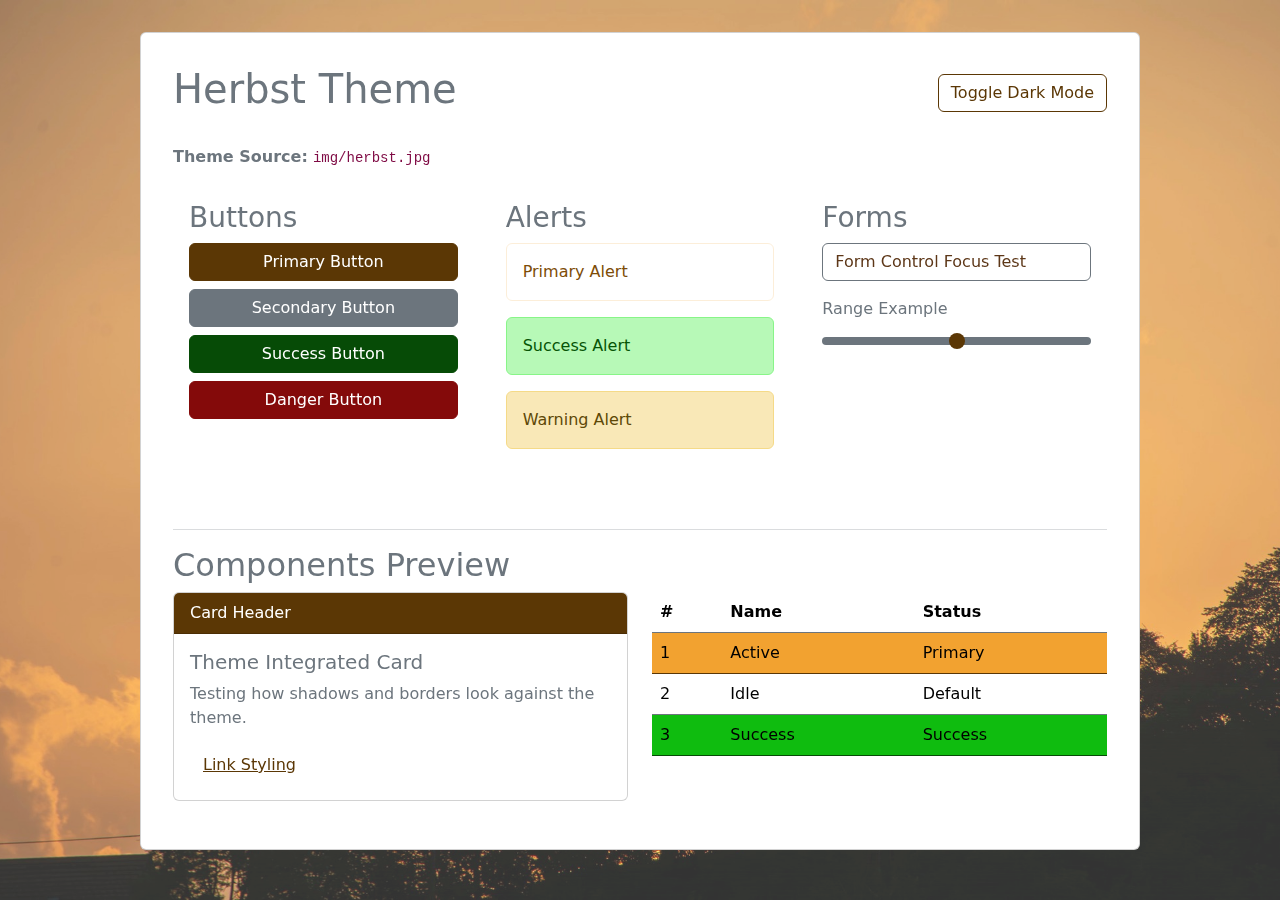
<file: herbst.html>
<!DOCTYPE html>
<html lang="en"
      data-bs-theme="light">

<head>
    <meta charset="UTF-8">
    <meta name="viewport"
          content="width=device-width, initial-scale=1.0">
    <title>Herbst Theme - Bootstrap 5.3.8</title>

    <!-- Original Framework -->
    <link rel="stylesheet"
          href="bs/bootstrap-5.3.8.css">

    <!-- UI Config (Global knobs for opacity/blur) -->
    <link rel="stylesheet"
          href="bs/ui-config.css">

    <!-- Generated Theme (Reset variables to image-based palette) -->
    <link rel="stylesheet"
          href="bs/herbst-theme.css">

    <!-- Component Overrides (Apply variables to components) -->
    <link rel="stylesheet"
          href="bs/bootstrap-overrides.css">

    <style>
        body {
            padding: 2rem;
            min-height: 100vh;
        }

        body::before {
            content: "";
            position: fixed;
            top: 0;
            left: 0;
            width: 100%;
            height: 100%;
            background-image: url('img/herbst.jpg');
            background-size: cover;
            background-position: center;
            opacity: 0.8;
            z-index: -1;
            transition: background-image 0.5s ease-in-out;
        }

        [data-bs-theme="dark"] body::before {
            background-image: url('img/herbst.jpg');
            background-blend-mode: multiply;
            background-color: #555;
        }

        .content-wrapper {
            padding: 2rem;
            max-width: 1000px;
            margin: auto;
        }

        .theme-preview {
            display: flex;
            gap: 1rem;
            flex-wrap: wrap;
            margin-bottom: 2rem;
        }

        .theme-card {
            padding: 1rem;
            border-radius: 0.5rem;
            flex: 1;
            min-width: 250px;
        }
    </style>
</head>

<body>
    <div class="content-wrapper card">
        <div class="d-flex justify-content-between align-items-center mb-4">
            <h1>Herbst Theme</h1>
            <button id="themeToggle"
                    class="btn btn-outline-primary">Toggle Dark Mode</button>
        </div>

        <p><strong>Theme Source:</strong> <code>img/herbst.jpg</code></p>

        <div class="theme-preview">
            <div class="theme-card">
                <h3>Buttons</h3>
                <div class="d-grid gap-2">
                    <button type="button"
                            class="btn btn-primary">Primary Button</button>
                    <button type="button"
                            class="btn btn-secondary">Secondary Button</button>
                    <button type="button"
                            class="btn btn-success">Success Button</button>
                    <button type="button"
                            class="btn btn-danger">Danger Button</button>
                </div>
            </div>

            <div class="theme-card">
                <h3>Alerts</h3>
                <div class="alert alert-primary">Primary Alert</div>
                <div class="alert alert-success">Success Alert</div>
                <div class="alert alert-warning">Warning Alert</div>
            </div>

            <div class="theme-card">
                <h3>Forms</h3>
                <div class="mb-3">
                    <input type="text"
                           class="form-control"
                           placeholder="Form Control Focus Test">
                </div>
                <label for="customRange1"
                       class="form-label">Range Example</label>
                <input type="range"
                       class="form-range"
                       id="customRange1">
            </div>
        </div>

        <hr>

        <h2>Components Preview</h2>
        <div class="row">
            <div class="col-md-6">
                <div class="card mb-3">
                    <div class="card-header bg-primary text-white">Card Header</div>
                    <div class="card-body">
                        <h5 class="card-title">Theme Integrated Card</h5>
                        <p class="card-text">Testing how shadows and borders look against the theme.</p>
                        <a href="#"
                           class="btn btn-link">Link Styling</a>
                    </div>
                </div>
            </div>
            <div class="col-md-6">
                <table class="table table-striped table-hover">
                    <thead>
                        <tr>
                            <th>#</th>
                            <th>Name</th>
                            <th>Status</th>
                        </tr>
                    </thead>
                    <tbody>
                        <tr class="table-primary">
                            <td>1</td>
                            <td>Active</td>
                            <td>Primary</td>
                        </tr>
                        <tr>
                            <td>2</td>
                            <td>Idle</td>
                            <td>Default</td>
                        </tr>
                        <tr class="table-success">
                            <td>3</td>
                            <td>Success</td>
                            <td>Success</td>
                        </tr>
                    </tbody>
                </table>
            </div>
        </div>
    </div>

    <script>
        const btn = document.getElementById('themeToggle');
        btn.onclick = () => {
            const current = document.documentElement.getAttribute('data-bs-theme');
            const next = current === 'light' ? 'dark' : 'light';
            document.documentElement.setAttribute('data-bs-theme', next);
            btn.innerText = next === 'light' ? 'Toggle Dark Mode' : 'Toggle Light Mode';
        }
    </script>
</body>

</html>
</file>
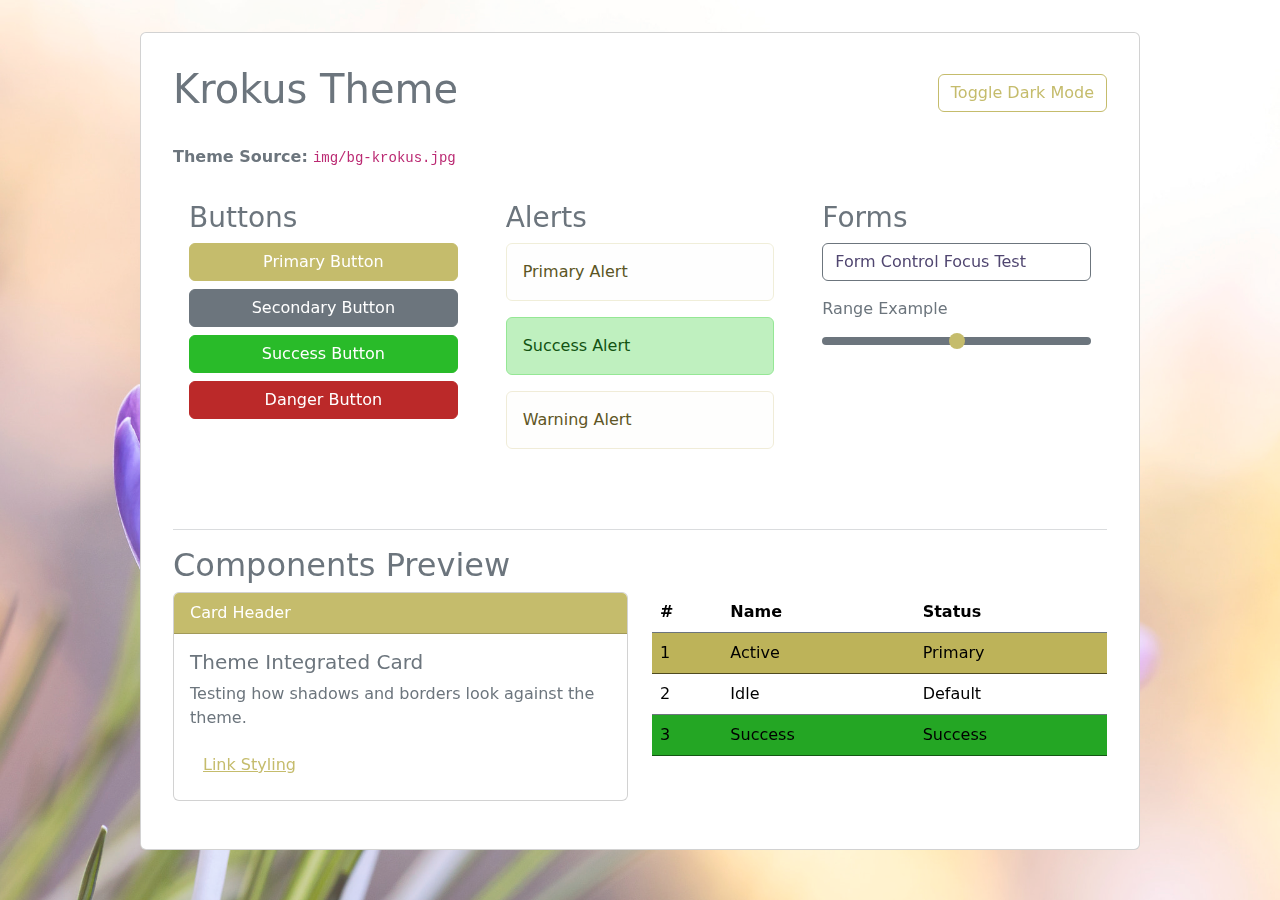
<file: krokus.html>
<!DOCTYPE html>
<html lang="en" data-bs-theme="light">
<head>
    <meta charset="UTF-8">
    <meta name="viewport" content="width=device-width, initial-scale=1.0">
    <title>Krokus Theme - Bootstrap 5.3.8</title>
    
    <!-- Original Framework -->
    <link rel="stylesheet" href="bs/bootstrap-5.3.8.css">
    
    <!-- UI Config (Global knobs for opacity/blur) -->
    <link rel="stylesheet" href="bs/ui-config.css">
    
    <!-- Generated Theme (Reset variables to image-based palette) -->
    <link rel="stylesheet" href="bs/krokus-theme.css">
    
    <!-- Component Overrides (Apply variables to components) -->
    <link rel="stylesheet" href="bs/bootstrap-overrides.css">
    
    <style>
        body { 
            padding: 2rem; 
            min-height: 100vh;
        }
        
        body::before {
            content: "";
            position: fixed;
            top: 0; left: 0; width: 100%; height: 100%;
            background-image: url('img/bg-krokus.jpg');
            background-size: cover;
            background-position: center;
            opacity: 0.8;
            z-index: -1;
            transition: background-color 0.5s ease-in-out;
        }
        
        [data-bs-theme="dark"] body::before {
            background-blend-mode: multiply;
            background-color: #222;
            opacity: 0.7;
        }

        .content-wrapper {
            padding: 2rem;
            max-width: 1000px;
            margin: auto;
        }

        .theme-preview {
            display: flex;
            gap: 1rem;
            flex-wrap: wrap;
            margin-bottom: 2rem;
        }
        .theme-card {
            padding: 1rem;
            border-radius: 0.5rem;
            flex: 1;
            min-width: 250px;
        }
    </style>
</head>
<body>
    <div class="content-wrapper card">
        <div class="d-flex justify-content-between align-items-center mb-4">
            <h1>Krokus Theme</h1>
            <button id="themeToggle" class="btn btn-outline-primary">Toggle Dark Mode</button>
        </div>
        
        <p><strong>Theme Source:</strong> <code>img/bg-krokus.jpg</code></p>

        <div class="theme-preview">
            <div class="theme-card">
                <h3>Buttons</h3>
                <div class="d-grid gap-2">
                    <button type="button" class="btn btn-primary">Primary Button</button>
                    <button type="button" class="btn btn-secondary">Secondary Button</button>
                    <button type="button" class="btn btn-success">Success Button</button>
                    <button type="button" class="btn btn-danger">Danger Button</button>
                </div>
            </div>
            
            <div class="theme-card">
                <h3>Alerts</h3>
                <div class="alert alert-primary">Primary Alert</div>
                <div class="alert alert-success">Success Alert</div>
                <div class="alert alert-warning">Warning Alert</div>
            </div>
            
            <div class="theme-card">
                <h3>Forms</h3>
                <div class="mb-3">
                    <input type="text" class="form-control" placeholder="Form Control Focus Test">
                </div>
                <label for="customRange1" class="form-label">Range Example</label>
                <input type="range" class="form-range" id="customRange1">
            </div>
        </div>

        <hr>
        
        <h2>Components Preview</h2>
        <div class="row">
            <div class="col-md-6">
                <div class="card mb-3">
                    <div class="card-header bg-primary text-white">Card Header</div>
                    <div class="card-body">
                        <h5 class="card-title">Theme Integrated Card</h5>
                        <p class="card-text">Testing how shadows and borders look against the theme.</p>
                        <a href="#" class="btn btn-link">Link Styling</a>
                    </div>
                </div>
            </div>
            <div class="col-md-6">
                <table class="table table-striped table-hover">
                    <thead>
                        <tr><th>#</th><th>Name</th><th>Status</th></tr>
                    </thead>
                    <tbody>
                        <tr class="table-primary"><td>1</td><td>Active</td><td>Primary</td></tr>
                        <tr><td>2</td><td>Idle</td><td>Default</td></tr>
                        <tr class="table-success"><td>3</td><td>Success</td><td>Success</td></tr>
                    </tbody>
                </table>
            </div>
        </div>
    </div>

    <script>
        const btn = document.getElementById('themeToggle');
        btn.onclick = () => {
            const current = document.documentElement.getAttribute('data-bs-theme');
            const next = current === 'light' ? 'dark' : 'light';
            document.documentElement.setAttribute('data-bs-theme', next);
            btn.innerText = next === 'light' ? 'Toggle Dark Mode' : 'Toggle Light Mode';
        }
    </script>
</body>
</html>
</file>
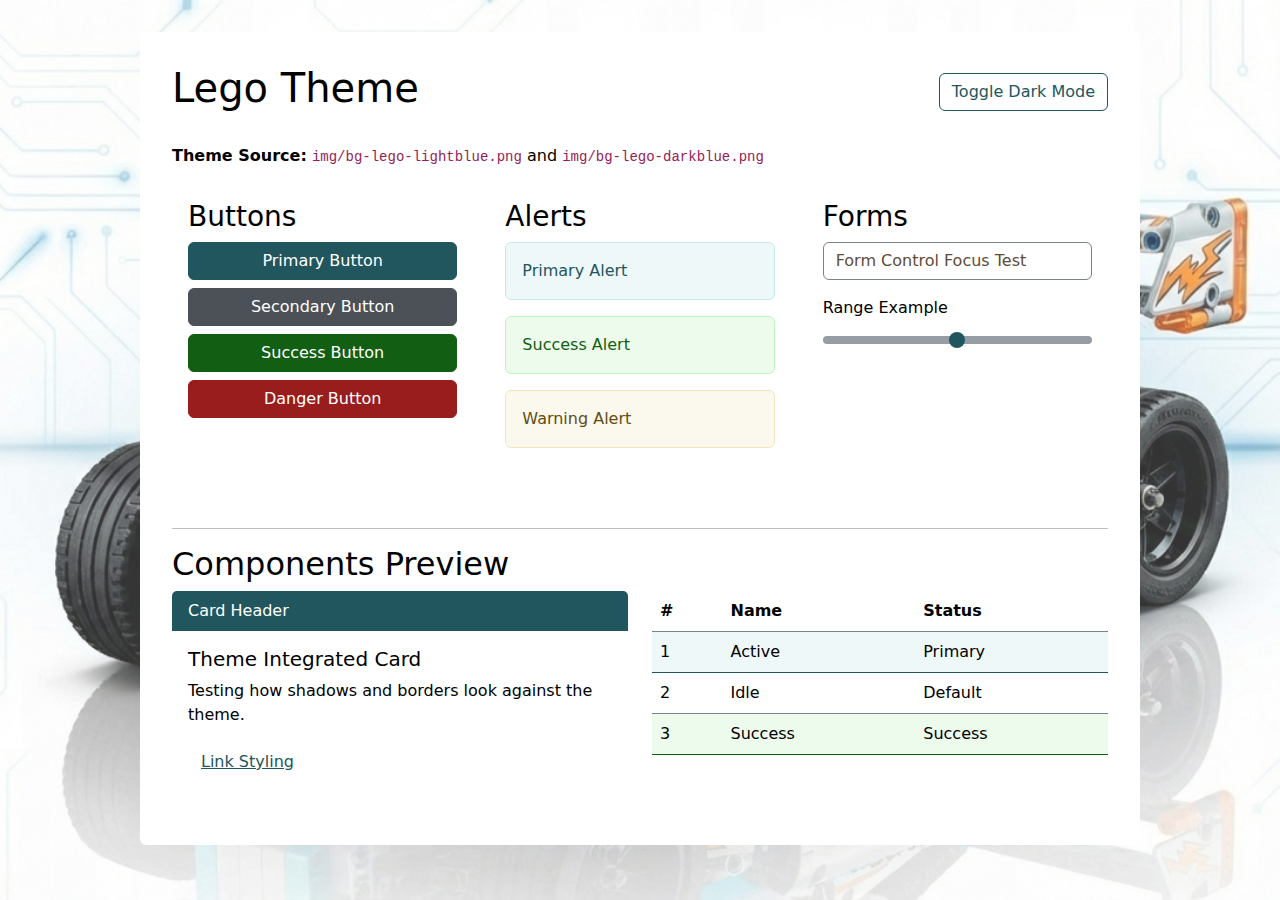
<file: lego.html>
<!DOCTYPE html>
<html lang="en" data-bs-theme="light">
<head>
    <meta charset="UTF-8">
    <meta name="viewport" content="width=device-width, initial-scale=1.0">
    <title>Lego Theme - Bootstrap 5.3.8</title>
    
    <!-- Original Framework -->
    <link rel="stylesheet" href="bs/bootstrap-5.3.8.css">
    
    <!-- UI Config (Global knobs for opacity/blur) -->
    <link rel="stylesheet" href="bs/ui-config.css">
    
    <!-- Generated Theme (Reset variables to image-based palette) -->
    <link rel="stylesheet" href="bs/lego-theme.css">
    
    <!-- Component Overrides (Apply variables to components) -->
    <link rel="stylesheet" href="bs/bootstrap-overrides.css">
    
    <style>
        body { 
            padding: 2rem; 
            min-height: 100vh;
        }
        
        body::before {
            content: "";
            position: fixed;
            top: 0; left: 0; width: 100%; height: 100%;
            background-image: url('img/bg-lego-lightblue.png');
            background-size: cover;
            background-position: center;
            opacity: 0.8;
            z-index: -1;
            transition: background-image 0.5s ease-in-out;
        }

        [data-bs-theme="dark"] body::before {
            background-image: url('img/bg-lego-darkblue.png');
            opacity: 0.7;
        }

        .content-wrapper {
            padding: 2rem;
            max-width: 1000px;
            margin: auto;
        }

        .theme-preview {
            display: flex;
            gap: 1rem;
            flex-wrap: wrap;
            margin-bottom: 2rem;
        }

        .theme-card {
            padding: 1rem;
            border-radius: 0.5rem;
            flex: 1;
            min-width: 250px;
        }
    </style>
</head>
<body>
    <div class="content-wrapper card">
        <div class="d-flex justify-content-between align-items-center mb-4">
            <h1>Lego Theme</h1>
            <button id="themeToggle" class="btn btn-outline-primary">Toggle Dark Mode</button>
        </div>
        
        <p><strong>Theme Source:</strong> <code>img/bg-lego-lightblue.png</code> and <code>img/bg-lego-darkblue.png</code></p>

        <div class="theme-preview">
            <div class="theme-card">
                <h3>Buttons</h3>
                <div class="d-grid gap-2">
                    <button type="button" class="btn btn-primary">Primary Button</button>
                    <button type="button" class="btn btn-secondary">Secondary Button</button>
                    <button type="button" class="btn btn-success">Success Button</button>
                    <button type="button" class="btn btn-danger">Danger Button</button>
                </div>
            </div>
            
            <div class="theme-card">
                <h3>Alerts</h3>
                <div class="alert alert-primary">Primary Alert</div>
                <div class="alert alert-success">Success Alert</div>
                <div class="alert alert-warning">Warning Alert</div>
            </div>
            
            <div class="theme-card">
                <h3>Forms</h3>
                <div class="mb-3">
                    <input type="text" class="form-control" placeholder="Form Control Focus Test">
                </div>
                <label for="customRange1" class="form-label">Range Example</label>
                <input type="range" class="form-range" id="customRange1">
            </div>
        </div>

        <hr>
        
        <h2>Components Preview</h2>
        <div class="row">
            <div class="col-md-6">
                <div class="card mb-3">
                    <div class="card-header bg-primary text-white">Card Header</div>
                    <div class="card-body">
                        <h5 class="card-title">Theme Integrated Card</h5>
                        <p class="card-text">Testing how shadows and borders look against the theme.</p>
                        <a href="#" class="btn btn-link">Link Styling</a>
                    </div>
                </div>
            </div>
            <div class="col-md-6">
                <table class="table table-striped table-hover">
                    <thead>
                        <tr><th>#</th><th>Name</th><th>Status</th></tr>
                    </thead>
                    <tbody>
                        <tr class="table-primary"><td>1</td><td>Active</td><td>Primary</td></tr>
                        <tr><td>2</td><td>Idle</td><td>Default</td></tr>
                        <tr class="table-success"><td>3</td><td>Success</td><td>Success</td></tr>
                    </tbody>
                </table>
            </div>
        </div>
    </div>

    <script>
        const btn = document.getElementById('themeToggle');
        btn.onclick = () => {
            const current = document.documentElement.getAttribute('data-bs-theme');
            const next = current === 'light' ? 'dark' : 'light';
            document.documentElement.setAttribute('data-bs-theme', next);
            btn.innerText = next === 'light' ? 'Toggle Dark Mode' : 'Toggle Light Mode';
        }
    </script>
</body>
</html>
</file>
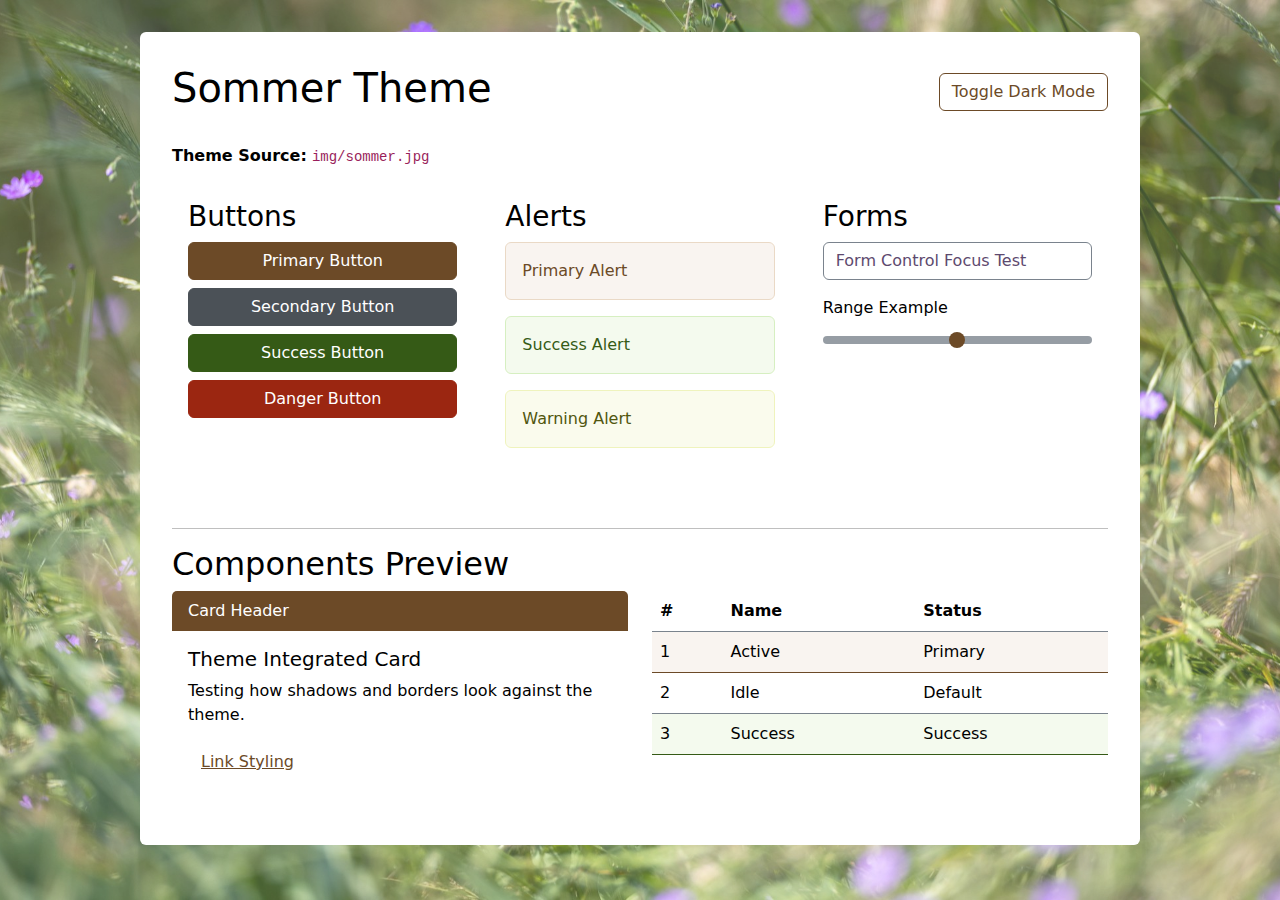
<file: sommer.html>
<!DOCTYPE html>
<html lang="en"
      data-bs-theme="light">

<head>
    <meta charset="UTF-8">
    <meta name="viewport"
          content="width=device-width, initial-scale=1.0">
    <title>Sommer Theme - Bootstrap 5.3.8</title>

    <!-- Original Framework -->
    <link rel="stylesheet"
          href="bs/bootstrap-5.3.8.css">

    <!-- UI Config (Global knobs for opacity/blur) -->
    <link rel="stylesheet"
          href="bs/ui-config.css">

    <!-- Generated Theme (Reset variables to image-based palette) -->
    <link rel="stylesheet"
          href="bs/sommer-theme.css">

    <!-- Component Overrides (Apply variables to components) -->
    <link rel="stylesheet"
          href="bs/bootstrap-overrides.css">

    <style>
        body {
            padding: 2rem;
            min-height: 100vh;
        }

        body::before {
            content: "";
            position: fixed;
            top: 0;
            left: 0;
            width: 100%;
            height: 100%;
            background-image: url('img/sommer.jpg');
            background-size: cover;
            background-position: center;
            opacity: 0.8;
            z-index: -1;
            transition: background-image 0.5s ease-in-out;
        }

        [data-bs-theme="dark"] body::before {
            background-blend-mode: multiply;
            background-color: #555;
            /*opacity: 0.7;*/
        }

        .content-wrapper {
            padding: 2rem;
            max-width: 1000px;
            margin: auto;
        }

        .theme-preview {
            display: flex;
            gap: 1rem;
            flex-wrap: wrap;
            margin-bottom: 2rem;
        }

        .theme-card {
            padding: 1rem;
            border-radius: 0.5rem;
            flex: 1;
            min-width: 250px;
        }
    </style>
</head>

<body>
    <div class="content-wrapper card">
        <div class="d-flex justify-content-between align-items-center mb-4">
            <h1>Sommer Theme</h1>
            <button id="themeToggle"
                    class="btn btn-outline-primary">Toggle Dark Mode</button>
        </div>

        <p><strong>Theme Source:</strong> <code>img/sommer.jpg</code></p>

        <div class="theme-preview">
            <div class="theme-card">
                <h3>Buttons</h3>
                <div class="d-grid gap-2">
                    <button type="button"
                            class="btn btn-primary">Primary Button</button>
                    <button type="button"
                            class="btn btn-secondary">Secondary Button</button>
                    <button type="button"
                            class="btn btn-success">Success Button</button>
                    <button type="button"
                            class="btn btn-danger">Danger Button</button>
                </div>
            </div>

            <div class="theme-card">
                <h3>Alerts</h3>
                <div class="alert alert-primary">Primary Alert</div>
                <div class="alert alert-success">Success Alert</div>
                <div class="alert alert-warning">Warning Alert</div>
            </div>

            <div class="theme-card">
                <h3>Forms</h3>
                <div class="mb-3">
                    <input type="text"
                           class="form-control"
                           placeholder="Form Control Focus Test">
                </div>
                <label for="customRange1"
                       class="form-label">Range Example</label>
                <input type="range"
                       class="form-range"
                       id="customRange1">
            </div>
        </div>

        <hr>

        <h2>Components Preview</h2>
        <div class="row">
            <div class="col-md-6">
                <div class="card mb-3">
                    <div class="card-header bg-primary text-white">Card Header</div>
                    <div class="card-body">
                        <h5 class="card-title">Theme Integrated Card</h5>
                        <p class="card-text">Testing how shadows and borders look against the theme.</p>
                        <a href="#"
                           class="btn btn-link">Link Styling</a>
                    </div>
                </div>
            </div>
            <div class="col-md-6">
                <table class="table table-striped table-hover">
                    <thead>
                        <tr>
                            <th>#</th>
                            <th>Name</th>
                            <th>Status</th>
                        </tr>
                    </thead>
                    <tbody>
                        <tr class="table-primary">
                            <td>1</td>
                            <td>Active</td>
                            <td>Primary</td>
                        </tr>
                        <tr>
                            <td>2</td>
                            <td>Idle</td>
                            <td>Default</td>
                        </tr>
                        <tr class="table-success">
                            <td>3</td>
                            <td>Success</td>
                            <td>Success</td>
                        </tr>
                    </tbody>
                </table>
            </div>
        </div>
    </div>

    <script>
        const btn = document.getElementById('themeToggle');
        btn.onclick = () => {
            const current = document.documentElement.getAttribute('data-bs-theme');
            const next = current === 'light' ? 'dark' : 'light';
            document.documentElement.setAttribute('data-bs-theme', next);
            btn.innerText = next === 'light' ? 'Toggle Dark Mode' : 'Toggle Light Mode';
        }
    </script>
</body>

</html>
</file>
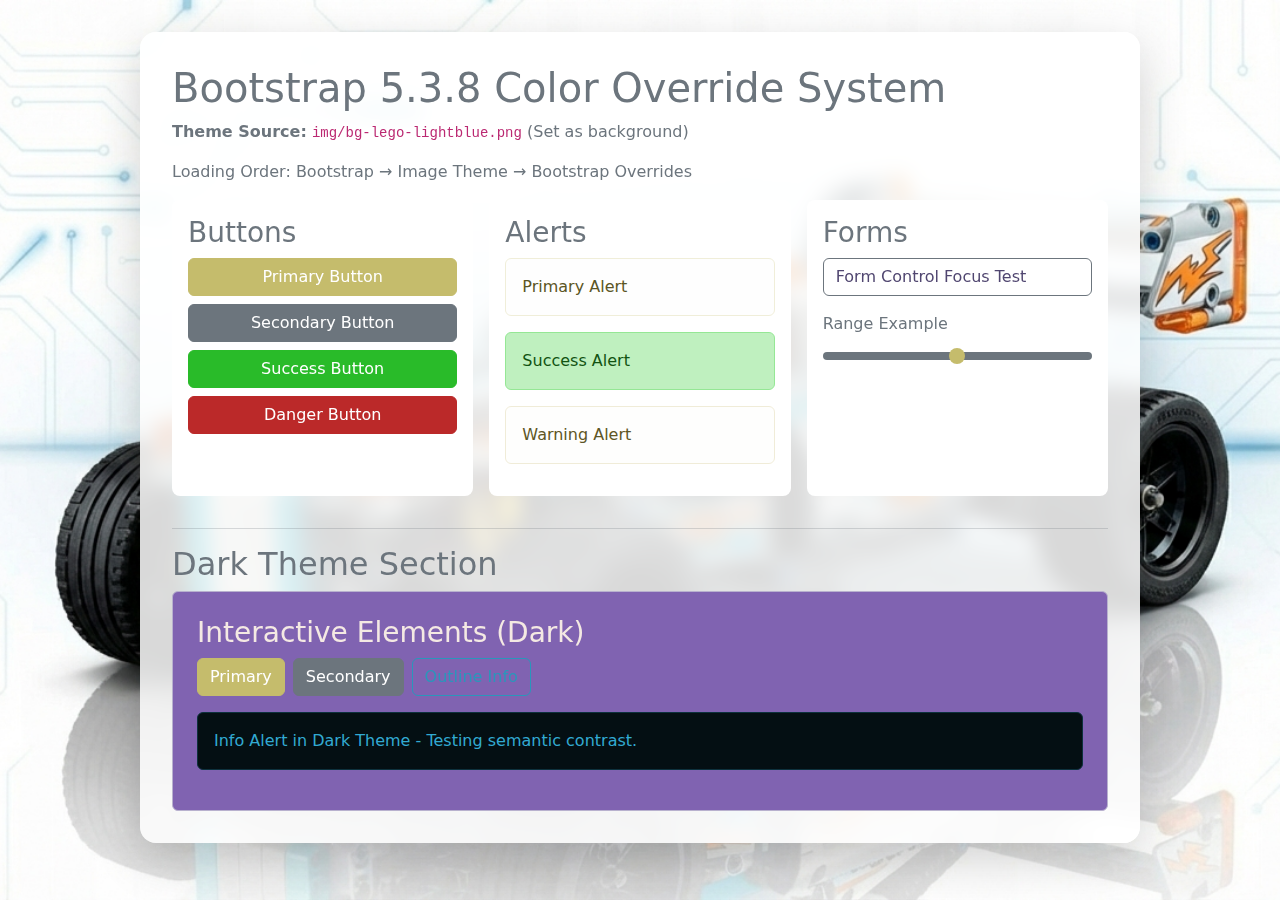
<file: test.html>
<!DOCTYPE html>
<html lang="en" data-bs-theme="light">
<head>
    <meta charset="UTF-8">
    <meta name="viewport" content="width=device-width, initial-scale=1.0">
    <title>Bootstrap 5.3.8 Theme Test</title>
    
    <!-- 0. Original Framework -->
    <link rel="stylesheet" href="bs/bootstrap-5.3.8.css">
    
    <!-- UI Config (Global knobs for opacity/blur) -->
    <link rel="stylesheet" href="bs/ui-config.css">
    
    <!-- 1. Semantic Variable Definitions (Optional fallback) -->
    <!-- <link rel="stylesheet" href="bs/ctbs-variables.css"> -->
    
    <!-- 2. Generated Theme (Overrides for the variables) -->
    <link rel="stylesheet" href="bs/krokus-theme.css">
    
    <!-- 3. Component Overrides (CSS patch applying variables) -->
    <link rel="stylesheet" href="bs/bootstrap-overrides.css">
    
    <style>
        body { 
            padding: 2rem; 
            background-image: url('img/bg-lego-lightblue.png');
            background-size: cover;
            background-attachment: fixed;
            background-position: center;
            min-height: 100vh;
        }
        .content-wrapper {
            background-color: rgba(var(--CTBS-WhiteRgb), 0.85);
            padding: 2rem;
            border-radius: 1rem;
            box-shadow: 0 1rem 3rem var(--CTBS-BlackAlpha175);
            backdrop-filter: blur(10px);
            max-width: 1000px;
            margin: auto;
        }
        .theme-preview {
            display: flex;
            gap: 1rem;
            flex-wrap: wrap;
            margin-bottom: 2rem;
        }
        .theme-card {
            background-color: var(--CTBS-White);
            border: 1px solid var(--CTBS-BorderColor);
            padding: 1rem;
            border-radius: 0.5rem;
            flex: 1;
            min-width: 250px;
        }
    </style>
</head>
<body>
    <div class="content-wrapper">
        <h1>Bootstrap 5.3.8 Color Override System</h1>
        <p><strong>Theme Source:</strong> <code>img/bg-lego-lightblue.png</code> (Set as background)</p>
        <p>Loading Order: Bootstrap → Image Theme → Bootstrap Overrides</p>

        <div class="theme-preview">
            <div class="theme-card">
                <h3>Buttons</h3>
                <div class="d-grid gap-2">
                    <button type="button" class="btn btn-primary">Primary Button</button>
                    <button type="button" class="btn btn-secondary">Secondary Button</button>
                    <button type="button" class="btn btn-success">Success Button</button>
                    <button type="button" class="btn btn-danger">Danger Button</button>
                </div>
            </div>
            
            <div class="theme-card">
                <h3>Alerts</h3>
                <div class="alert alert-primary">Primary Alert</div>
                <div class="alert alert-success">Success Alert</div>
                <div class="alert alert-warning">Warning Alert</div>
            </div>
            
            <div class="theme-card">
                <h3>Forms</h3>
                <div class="mb-3">
                    <input type="text" class="form-control" placeholder="Form Control Focus Test">
                </div>
                <label for="customRange1" class="form-label">Range Example</label>
                <input type="range" class="form-range" id="customRange1">
            </div>
        </div>

        <hr>
        
        <h2>Dark Theme Section</h2>
        <div data-bs-theme="dark" class="p-4 bg-dark text-light rounded border border-secondary">
            <h3>Interactive Elements (Dark)</h3>
            <div class="d-flex gap-2 mb-3">
                <button type="button" class="btn btn-primary">Primary</button>
                <button type="button" class="btn btn-secondary">Secondary</button>
                <button type="button" class="btn btn-outline-info">Outline Info</button>
            </div>
            
            <div class="alert alert-info">
                Info Alert in Dark Theme - Testing semantic contrast.
            </div>
        </div>
    </div>
</body>
</html>
</file>
<file: bs/ui-config.css>
/* UI CONFIGURATION KNOBS */
/* These variables control the look and feel independently of the color palette */

:root {
    /* Opacity of glassmorphism elements (Cards, Navbars, Alerts) */
    --CTBS-GlassOpacity: 0.8 !important;
    
    /* Amount of background blur behind glass elements */
    --CTBS-GlassBlur: 10px !important;
}
</file>
<file: bs/herbst-theme.css>
/* GENERATED COLOR VARIABLES */
/* Source: image */

:root {
    /* === CTBS SEMANTIC VARIABLES === */
    --CTBS-AlertBgRgb: 251, 210, 110;
    --CTBS-BackgroundColor: #543c02;
    --CTBS-BackgroundColorRgb: 84, 60, 2;
    --CTBS-Black: #000000;
    --CTBS-BlackRgb: 0, 0, 0;
    --CTBS-BlackAlpha075: rgba(0, 0, 0, 0.075);
    --CTBS-BlackAlpha075Rgb: rgba(0, 0, 0, 0.075);
    --CTBS-BlackAlpha125: rgba(0, 0, 0, 0.125);
    --CTBS-BlackAlpha125Rgb: rgba(0, 0, 0, 0.125);
    --CTBS-BlackAlpha15: rgba(0, 0, 0, 0.15);
    --CTBS-BlackAlpha15Rgb: rgba(0, 0, 0, 0.15);
    --CTBS-BlackAlpha175: rgba(0, 0, 0, 0.175);
    --CTBS-BlackAlpha175Rgb: rgba(0, 0, 0, 0.175);
    --CTBS-BlackAlpha5: rgba(0, 0, 0, 0.5);
    --CTBS-BlackAlpha5Rgb: rgba(0, 0, 0, 0.5);
    --CTBS-BlackAlpha8: rgba(0, 0, 0, 0.8);
    --CTBS-BlackAlpha8Rgb: rgba(0, 0, 0, 0.8);
    --CTBS-Blue: #5b3705;
    --CTBS-BlueRgb: 91, 55, 5;
    --CTBS-BodyBgRgb: 251, 210, 110;
    --CTBS-CardBgRgb: 251, 210, 110;
    --CTBS-Cyan: #074459;
    --CTBS-CyanRgb: 7, 68, 89;
    --CTBS-DangerBgSubtle: #f9b7b7;
    --CTBS-DangerBgSubtleRgb: 249, 183, 183;
    --CTBS-DangerBorderSubtle: #f58888;
    --CTBS-DangerBorderSubtleRgb: 245, 136, 136;
    --CTBS-DangerBtnActiveBorderColor: #a40d0d;
    --CTBS-DangerBtnActiveBorderColorRgb: 164, 13, 13;
    --CTBS-DangerBtnFocusShadowRgb: 132, 10, 10;
    --CTBS-DangerBtnHoverBg: #a40d0d;
    --CTBS-DangerBtnHoverBgRgb: 164, 13, 13;
    --CTBS-DangerBtnHoverBorderColor: #a40d0d;
    --CTBS-DangerBtnHoverBorderColorRgb: 164, 13, 13;
    --CTBS-DangerRgb: 132, 10, 10;
    --CTBS-DangerTableActiveBg: #a40d0d;
    --CTBS-DangerTableActiveBgRgb: 164, 13, 13;
    --CTBS-DangerTableBorderColor: #840a0a;
    --CTBS-DangerTableBorderColorRgb: 132, 10, 10;
    --CTBS-DangerTableHoverBg: #a40d0d;
    --CTBS-DangerTableHoverBgRgb: 164, 13, 13;
    --CTBS-DangerTableStripedBg: #bc0f0f;
    --CTBS-DangerTableStripedBgRgb: 188, 15, 15;
    --CTBS-DangerTextEmphasis: #710909;
    --CTBS-DangerTextEmphasisRgb: 113, 9, 9;
    --CTBS-DarkBtnFocusShadowRgb: 28, 18, 8;
    --CTBS-DarkBtnHoverBg: #000000;
    --CTBS-DarkBtnHoverBgRgb: 0, 0, 0;
    --CTBS-DarkRgb: 28, 18, 8;
    --CTBS-DarkTableActiveBg: #000000;
    --CTBS-DarkTableActiveBgRgb: 0, 0, 0;
    --CTBS-DarkTableBorderColor: #1c1208;
    --CTBS-DarkTableBorderColorRgb: 28, 18, 8;
    --CTBS-DarkTableHoverBg: #000000;
    --CTBS-DarkTableHoverBgRgb: 0, 0, 0;
    --CTBS-DarkTableStripedBg: #080502;
    --CTBS-DarkTableStripedBgRgb: 8, 5, 2;
    --CTBS-DarkThemeBodyColorRgb: 251, 210, 110;
    --CTBS-DarkThemeCodeColor: #fbd26e;
    --CTBS-DarkThemeCodeColorRgb: 251, 210, 110;
    --CTBS-DarkThemeDangerBgSubtle: #170101;
    --CTBS-DarkThemeDangerBgSubtleRgb: 23, 1, 1;
    --CTBS-DarkThemeDangerBorderSubtle: #460505;
    --CTBS-DarkThemeDangerBorderSubtleRgb: 70, 5, 5;
    --CTBS-DarkThemeDangerTextEmphasis: #f37171;
    --CTBS-DarkThemeDangerTextEmphasisRgb: 243, 113, 113;
    --CTBS-DarkThemeDarkBgSubtle: #000000;
    --CTBS-DarkThemeDarkBgSubtleRgb: 0, 0, 0;
    --CTBS-DarkThemeInfoBgSubtle: #011117;
    --CTBS-DarkThemeInfoBgSubtleRgb: 1, 17, 23;
    --CTBS-DarkThemeInfoBorderSubtle: #053646;
    --CTBS-DarkThemeInfoBorderSubtleRgb: 5, 54, 70;
    --CTBS-DarkThemeInfoTextEmphasis: #11aadd;
    --CTBS-DarkThemeInfoTextEmphasisRgb: 17, 170, 221;
    --CTBS-DarkThemeLinkColorRgb: 244, 173, 73;
    --CTBS-DarkThemeLinkHoverColor: #f6c279;
    --CTBS-DarkThemeLinkHoverColorRgb: 246, 194, 121;
    --CTBS-DarkThemePrimaryBgSubtle: #6a4006;
    --CTBS-DarkThemePrimaryBgSubtleRgb: 106, 64, 6;
    --CTBS-DarkThemePrimaryBorderSubtle: #9a5e09;
    --CTBS-DarkThemePrimaryBorderSubtleRgb: 154, 94, 9;
    --CTBS-DarkThemePrimaryTextEmphasis: #fbe2c0;
    --CTBS-DarkThemePrimaryTextEmphasisRgb: 251, 226, 192;
    --CTBS-DarkThemeSecondaryBgRgb: 165, 99, 43;
    --CTBS-DarkThemeSecondaryBgSubtle: #030100;
    --CTBS-DarkThemeSecondaryBgSubtleRgb: 3, 1, 0;
    --CTBS-DarkThemeSecondaryBorderSubtle: #2b1a0b;
    --CTBS-DarkThemeSecondaryBorderSubtleRgb: 43, 26, 11;
    --CTBS-DarkThemeSecondaryColor: #d4945d;
    --CTBS-DarkThemeSecondaryColorRgb: 212, 148, 93;
    --CTBS-DarkThemeSecondaryTextEmphasis: #d0894c;
    --CTBS-DarkThemeSecondaryTextEmphasisRgb: 208, 137, 76;
    --CTBS-DarkThemeSuccessBgSubtle: #011701;
    --CTBS-DarkThemeSuccessBgSubtleRgb: 1, 23, 1;
    --CTBS-DarkThemeSuccessBorderSubtle: #054605;
    --CTBS-DarkThemeSuccessBorderSubtleRgb: 5, 70, 5;
    --CTBS-DarkThemeSuccessTextEmphasis: #11d411;
    --CTBS-DarkThemeSuccessTextEmphasisRgb: 17, 212, 17;
    --CTBS-DarkThemeTertiaryBg: #1c1208;
    --CTBS-DarkThemeTertiaryBgRgb: 28, 18, 8;
    --CTBS-DarkThemeTertiaryColor: #fbd26e;
    --CTBS-DarkThemeTertiaryColorRgb: 251, 210, 110;
    --CTBS-DarkThemeWarningBgSubtle: #171101;
    --CTBS-DarkThemeWarningBgSubtleRgb: 23, 17, 1;
    --CTBS-DarkThemeWarningBorderSubtle: #463605;
    --CTBS-DarkThemeWarningBorderSubtleRgb: 70, 54, 5;
    --CTBS-DarkThemeWarningTextEmphasis: #d4a311;
    --CTBS-DarkThemeWarningTextEmphasisRgb: 212, 163, 17;
    --CTBS-FocusRingColor: #000000;
    --CTBS-FocusRingColorRgb: 0, 0, 0;
    --CTBS-FormControlBorderColor: #543c02;
    --CTBS-FormControlBorderColorRgb: 84, 60, 2;
    --CTBS-Gray: #6c757d;
    --CTBS-GrayRgb: 108, 117, 125;
    --CTBS-Gray100: #6c757d;
    --CTBS-Gray100Rgb: 108, 117, 125;
    --CTBS-Gray200: #6c757d;
    --CTBS-Gray200Rgb: 108, 117, 125;
    --CTBS-Gray300: #6c757d;
    --CTBS-Gray300Rgb: 108, 117, 125;
    --CTBS-Gray400: #6c757d;
    --CTBS-Gray400Rgb: 108, 117, 125;
    --CTBS-Gray500: #6c757d;
    --CTBS-Gray500Rgb: 108, 117, 125;
    --CTBS-Gray700: #6c757d;
    --CTBS-Gray700Rgb: 108, 117, 125;
    --CTBS-Gray900: #6c757d;
    --CTBS-Gray900Rgb: 108, 117, 125;
    --CTBS-GrayDark: #1c1208;
    --CTBS-GrayDarkRgb: 28, 18, 8;
    --CTBS-Green: #064b06;
    --CTBS-GreenRgb: 6, 75, 6;
    --CTBS-Indigo: #4e0eae;
    --CTBS-IndigoRgb: 78, 14, 174;
    --CTBS-InfoBgSubtle: #b7e8f9;
    --CTBS-InfoBgSubtleRgb: 183, 232, 249;
    --CTBS-InfoBorderSubtle: #88daf5;
    --CTBS-InfoBorderSubtleRgb: 136, 218, 245;
    --CTBS-InfoBtnActiveBg: #0d7ea4;
    --CTBS-InfoBtnActiveBgRgb: 13, 126, 164;
    --CTBS-InfoBtnFocusShadowRgb: 7, 68, 89;
    --CTBS-InfoBtnHoverBg: #0d7ea4;
    --CTBS-InfoBtnHoverBgRgb: 13, 126, 164;
    --CTBS-InfoBtnHoverBorderColor: #0d7ea4;
    --CTBS-InfoBtnHoverBorderColorRgb: 13, 126, 164;
    --CTBS-InfoRgb: 7, 68, 89;
    --CTBS-InfoTableActiveBg: #0d7ea4;
    --CTBS-InfoTableActiveBgRgb: 13, 126, 164;
    --CTBS-InfoTableBorderColor: #074459;
    --CTBS-InfoTableBorderColorRgb: 7, 68, 89;
    --CTBS-InfoTableHoverBg: #0d7ea4;
    --CTBS-InfoTableHoverBgRgb: 13, 126, 164;
    --CTBS-InfoTableStripedBg: #0f90bc;
    --CTBS-InfoTableStripedBgRgb: 15, 144, 188;
    --CTBS-InfoTextEmphasis: #074c63;
    --CTBS-InfoTextEmphasisRgb: 7, 76, 99;
    --CTBS-LightBgSubtle: #ffffff;
    --CTBS-LightBgSubtleRgb: 255, 255, 255;
    --CTBS-LightBtnActiveBorderColor: #f9c23c;
    --CTBS-LightBtnActiveBorderColorRgb: 249, 194, 60;
    --CTBS-LightBtnFocusShadowRgb: 251, 210, 110;
    --CTBS-LightBtnHoverBg: #f9c23c;
    --CTBS-LightBtnHoverBgRgb: 249, 194, 60;
    --CTBS-LightRgb: 251, 210, 110;
    --CTBS-LightTableActiveBg: #f9c23c;
    --CTBS-LightTableActiveBgRgb: 249, 194, 60;
    --CTBS-LightTableBorderColor: #543c02;
    --CTBS-LightTableBorderColorRgb: 84, 60, 2;
    --CTBS-LightTableHoverBg: #f9c23c;
    --CTBS-LightTableHoverBgRgb: 249, 194, 60;
    --CTBS-LightTableStripedBg: #faca55;
    --CTBS-LightTableStripedBgRgb: 250, 202, 85;
    --CTBS-LinkHoverColor: #f19718;
    --CTBS-LinkHoverColorRgb: 241, 151, 24;
    --CTBS-ModalBgRgb: 251, 210, 110;
    --CTBS-Orange: #563904;
    --CTBS-OrangeRgb: 86, 57, 4;
    --CTBS-Pink: #7f0a44;
    --CTBS-PinkRgb: 127, 10, 68;
    --CTBS-PrimaryBgSubtle: #ffffff;
    --CTBS-PrimaryBgSubtleRgb: 255, 255, 255;
    --CTBS-PrimaryBorderSubtle: #fceed9;
    --CTBS-PrimaryBorderSubtleRgb: 252, 238, 217;
    --CTBS-PrimaryBtnActiveBorderColor: #f19718;
    --CTBS-PrimaryBtnActiveBorderColorRgb: 241, 151, 24;
    --CTBS-PrimaryBtnFocusShadowRgb: 91, 55, 5;
    --CTBS-PrimaryBtnHoverBg: #f19718;
    --CTBS-PrimaryBtnHoverBgRgb: 241, 151, 24;
    --CTBS-PrimaryRgb: 91, 55, 5;
    --CTBS-PrimaryTableActiveBg: #f19718;
    --CTBS-PrimaryTableActiveBgRgb: 241, 151, 24;
    --CTBS-PrimaryTableBorderColor: #5b3705;
    --CTBS-PrimaryTableBorderColorRgb: 91, 55, 5;
    --CTBS-PrimaryTableHoverBg: #f19718;
    --CTBS-PrimaryTableHoverBgRgb: 241, 151, 24;
    --CTBS-PrimaryTableStripedBg: #f2a230;
    --CTBS-PrimaryTableStripedBgRgb: 242, 162, 48;
    --CTBS-PrimaryTextEmphasis: #7d4c07;
    --CTBS-PrimaryTextEmphasisRgb: 125, 76, 7;
    --CTBS-Purple: #660b8d;
    --CTBS-PurpleRgb: 102, 11, 141;
    --CTBS-Red: #840a0a;
    --CTBS-RedRgb: 132, 10, 10;
    --CTBS-SecondaryBgRgb: 165, 99, 43;
    --CTBS-SecondaryBgSubtle: #eacbb1;
    --CTBS-SecondaryBgSubtleRgb: 234, 203, 177;
    --CTBS-SecondaryBorderSubtle: #e0b088;
    --CTBS-SecondaryBorderSubtleRgb: 224, 176, 136;
    --CTBS-SecondaryBtnActiveBorderColor: #7c4a20;
    --CTBS-SecondaryBtnActiveBorderColorRgb: 124, 74, 32;
    --CTBS-SecondaryBtnFocusShadowRgb: 93, 55, 24;
    --CTBS-SecondaryBtnHoverBg: #7c4a20;
    --CTBS-SecondaryBtnHoverBgRgb: 124, 74, 32;
    --CTBS-SecondaryBtnHoverBorderColor: #7c4a20;
    --CTBS-SecondaryBtnHoverBorderColorRgb: 124, 74, 32;
    --CTBS-SecondaryColor: #5d3718;
    --CTBS-SecondaryColorRgb: 93, 55, 24;
    --CTBS-SecondaryRgb: 93, 55, 24;
    --CTBS-SecondaryTableActiveBg: #7c4a20;
    --CTBS-SecondaryTableActiveBgRgb: 124, 74, 32;
    --CTBS-SecondaryTableBorderColor: #5d3718;
    --CTBS-SecondaryTableBorderColorRgb: 93, 55, 24;
    --CTBS-SecondaryTableHoverBg: #7c4a20;
    --CTBS-SecondaryTableHoverBgRgb: 124, 74, 32;
    --CTBS-SecondaryTableStripedBg: #905625;
    --CTBS-SecondaryTableStripedBgRgb: 144, 86, 37;
    --CTBS-SecondaryTextEmphasis: #543216;
    --CTBS-SecondaryTextEmphasisRgb: 84, 50, 22;
    --CTBS-SuccessBgSubtle: #b7f9b7;
    --CTBS-SuccessBgSubtleRgb: 183, 249, 183;
    --CTBS-SuccessBorderSubtle: #88f588;
    --CTBS-SuccessBorderSubtleRgb: 136, 245, 136;
    --CTBS-SuccessBtnActiveBorderColor: #0da40d;
    --CTBS-SuccessBtnActiveBorderColorRgb: 13, 164, 13;
    --CTBS-SuccessBtnFocusShadowRgb: 6, 75, 6;
    --CTBS-SuccessBtnHoverBg: #0da40d;
    --CTBS-SuccessBtnHoverBgRgb: 13, 164, 13;
    --CTBS-SuccessBtnHoverBorderColor: #0da40d;
    --CTBS-SuccessBtnHoverBorderColorRgb: 13, 164, 13;
    --CTBS-SuccessRgb: 6, 75, 6;
    --CTBS-SuccessTableActiveBg: #0da40d;
    --CTBS-SuccessTableActiveBgRgb: 13, 164, 13;
    --CTBS-SuccessTableBorderColor: #064b06;
    --CTBS-SuccessTableBorderColorRgb: 6, 75, 6;
    --CTBS-SuccessTableHoverBg: #0da40d;
    --CTBS-SuccessTableHoverBgRgb: 13, 164, 13;
    --CTBS-SuccessTableStripedBg: #0fbc0f;
    --CTBS-SuccessTableStripedBgRgb: 15, 188, 15;
    --CTBS-SuccessTextEmphasis: #065406;
    --CTBS-SuccessTextEmphasisRgb: 6, 84, 6;
    --CTBS-Teal: #054631;
    --CTBS-TealRgb: 5, 70, 49;
    --CTBS-TertiaryColor: #000000;
    --CTBS-TertiaryColorRgb: 0, 0, 0;
    --CTBS-WarningBgSubtle: #f9e8b7;
    --CTBS-WarningBgSubtleRgb: 249, 232, 183;
    --CTBS-WarningBorderSubtle: #f5da88;
    --CTBS-WarningBorderSubtleRgb: 245, 218, 136;
    --CTBS-WarningBtnActiveBg: #a47e0d;
    --CTBS-WarningBtnActiveBgRgb: 164, 126, 13;
    --CTBS-WarningBtnFocusShadowRgb: 80, 61, 6;
    --CTBS-WarningBtnHoverBg: #a47e0d;
    --CTBS-WarningBtnHoverBgRgb: 164, 126, 13;
    --CTBS-WarningBtnHoverBorderColor: #a47e0d;
    --CTBS-WarningBtnHoverBorderColorRgb: 164, 126, 13;
    --CTBS-WarningRgb: 80, 61, 6;
    --CTBS-WarningTableActiveBg: #a47e0d;
    --CTBS-WarningTableActiveBgRgb: 164, 126, 13;
    --CTBS-WarningTableBorderColor: #503d06;
    --CTBS-WarningTableBorderColorRgb: 80, 61, 6;
    --CTBS-WarningTableHoverBg: #a47e0d;
    --CTBS-WarningTableHoverBgRgb: 164, 126, 13;
    --CTBS-WarningTableStripedBg: #bc900f;
    --CTBS-WarningTableStripedBgRgb: 188, 144, 15;
    --CTBS-WarningTextEmphasis: #5e4807;
    --CTBS-WarningTextEmphasisRgb: 94, 72, 7;
    --CTBS-White: #ffffff;
    --CTBS-WhiteRgb: 255, 255, 255;
    --CTBS-WhiteAlpha0: rgba(255, 255, 255, 0);
    --CTBS-WhiteAlpha0Rgb: rgba(255, 255, 255, 0);
    --CTBS-WhiteAlpha1: rgba(255, 255, 255, 0.1);
    --CTBS-WhiteAlpha1Rgb: rgba(255, 255, 255, 0.1);
    --CTBS-WhiteAlpha15: rgba(255, 255, 255, 0.15);
    --CTBS-WhiteAlpha15Rgb: rgba(255, 255, 255, 0.15);
    --CTBS-WhiteAlpha25: rgba(255, 255, 255, 0.25);
    --CTBS-WhiteAlpha25Rgb: rgba(255, 255, 255, 0.25);
    --CTBS-WhiteAlpha5: rgba(255, 255, 255, 0.5);
    --CTBS-WhiteAlpha5Rgb: rgba(255, 255, 255, 0.5);
    --CTBS-WhiteAlpha55: rgba(255, 255, 255, 0.55);
    --CTBS-WhiteAlpha55Rgb: rgba(255, 255, 255, 0.55);
    --CTBS-WhiteAlpha75: rgba(255, 255, 255, 0.75);
    --CTBS-WhiteAlpha75Rgb: rgba(255, 255, 255, 0.75);
    --CTBS-Yellow: #503d06;
    --CTBS-YellowRgb: 80, 61, 6;
}
</file>
<file: bs/krokus-theme.css>
/* GENERATED COLOR VARIABLES */
/* Source: image */

:root {
    /* === CTBS SEMANTIC VARIABLES === */
    --CTBS-AlertBgRgb: 244, 233, 227;
    --CTBS-BackgroundColor: #6d422b;
    --CTBS-BackgroundColorRgb: 109, 66, 43;
    --CTBS-Black: #000000;
    --CTBS-BlackRgb: 0, 0, 0;
    --CTBS-BlackAlpha075: rgba(0, 0, 0, 0.075);
    --CTBS-BlackAlpha075Rgb: rgba(0, 0, 0, 0.075);
    --CTBS-BlackAlpha125: rgba(0, 0, 0, 0.125);
    --CTBS-BlackAlpha125Rgb: rgba(0, 0, 0, 0.125);
    --CTBS-BlackAlpha15: rgba(0, 0, 0, 0.15);
    --CTBS-BlackAlpha15Rgb: rgba(0, 0, 0, 0.15);
    --CTBS-BlackAlpha175: rgba(0, 0, 0, 0.175);
    --CTBS-BlackAlpha175Rgb: rgba(0, 0, 0, 0.175);
    --CTBS-BlackAlpha5: rgba(0, 0, 0, 0.5);
    --CTBS-BlackAlpha5Rgb: rgba(0, 0, 0, 0.5);
    --CTBS-BlackAlpha8: rgba(0, 0, 0, 0.8);
    --CTBS-BlackAlpha8Rgb: rgba(0, 0, 0, 0.8);
    --CTBS-Blue: #c5bc6c;
    --CTBS-BlueRgb: 197, 188, 108;
    --CTBS-BodyBgRgb: 244, 233, 227;
    --CTBS-CardBgRgb: 244, 233, 227;
    --CTBS-Cyan: #2997bb;
    --CTBS-CyanRgb: 41, 151, 187;
    --CTBS-DangerBgSubtle: #f0bfbf;
    --CTBS-DangerBgSubtleRgb: 240, 191, 191;
    --CTBS-DangerBorderSubtle: #e79595;
    --CTBS-DangerBorderSubtleRgb: 231, 149, 149;
    --CTBS-DangerBtnActiveBorderColor: #911f1f;
    --CTBS-DangerBtnActiveBorderColorRgb: 145, 31, 31;
    --CTBS-DangerBtnFocusShadowRgb: 187, 41, 41;
    --CTBS-DangerBtnHoverBg: #911f1f;
    --CTBS-DangerBtnHoverBgRgb: 145, 31, 31;
    --CTBS-DangerBtnHoverBorderColor: #911f1f;
    --CTBS-DangerBtnHoverBorderColorRgb: 145, 31, 31;
    --CTBS-DangerRgb: 187, 41, 41;
    --CTBS-DangerTableActiveBg: #911f1f;
    --CTBS-DangerTableActiveBgRgb: 145, 31, 31;
    --CTBS-DangerTableBorderColor: #922020;
    --CTBS-DangerTableBorderColorRgb: 146, 32, 32;
    --CTBS-DangerTableHoverBg: #911f1f;
    --CTBS-DangerTableHoverBgRgb: 145, 31, 31;
    --CTBS-DangerTableStripedBg: #a62424;
    --CTBS-DangerTableStripedBgRgb: 166, 36, 36;
    --CTBS-DangerTextEmphasis: #6c1717;
    --CTBS-DangerTextEmphasisRgb: 108, 23, 23;
    --CTBS-DarkBtnFocusShadowRgb: 128, 99, 177;
    --CTBS-DarkBtnHoverBg: #664b95;
    --CTBS-DarkBtnHoverBgRgb: 102, 75, 149;
    --CTBS-DarkRgb: 128, 99, 177;
    --CTBS-DarkTableActiveBg: #664b95;
    --CTBS-DarkTableActiveBgRgb: 102, 75, 149;
    --CTBS-DarkTableBorderColor: #584081;
    --CTBS-DarkTableBorderColorRgb: 88, 64, 129;
    --CTBS-DarkTableHoverBg: #664b95;
    --CTBS-DarkTableHoverBgRgb: 102, 75, 149;
    --CTBS-DarkTableStripedBg: #7253a6;
    --CTBS-DarkTableStripedBgRgb: 114, 83, 166;
    --CTBS-DarkThemeBodyColorRgb: 244, 233, 227;
    --CTBS-DarkThemeCodeColor: #ffffff;
    --CTBS-DarkThemeCodeColorRgb: 255, 255, 255;
    --CTBS-DarkThemeDangerBgSubtle: #130404;
    --CTBS-DarkThemeDangerBgSubtleRgb: 19, 4, 4;
    --CTBS-DarkThemeDangerBorderSubtle: #3d0d0d;
    --CTBS-DarkThemeDangerBorderSubtleRgb: 61, 13, 13;
    --CTBS-DarkThemeDangerTextEmphasis: #e27d7d;
    --CTBS-DarkThemeDangerTextEmphasisRgb: 226, 125, 125;
    --CTBS-DarkThemeDarkBgSubtle: #201830;
    --CTBS-DarkThemeDarkBgSubtleRgb: 32, 24, 48;
    --CTBS-DarkThemeInfoBgSubtle: #040f13;
    --CTBS-DarkThemeInfoBgSubtleRgb: 4, 15, 19;
    --CTBS-DarkThemeInfoBorderSubtle: #0d313d;
    --CTBS-DarkThemeInfoBorderSubtleRgb: 13, 49, 61;
    --CTBS-DarkThemeInfoTextEmphasis: #32aad2;
    --CTBS-DarkThemeInfoTextEmphasisRgb: 50, 170, 210;
    --CTBS-DarkThemeLinkColorRgb: 255, 255, 255;
    --CTBS-DarkThemeLinkHoverColor: #d3cc90;
    --CTBS-DarkThemeLinkHoverColorRgb: 211, 204, 144;
    --CTBS-DarkThemePrimaryBgSubtle: #48431c;
    --CTBS-DarkThemePrimaryBgSubtleRgb: 72, 67, 28;
    --CTBS-DarkThemePrimaryBorderSubtle: #6c662b;
    --CTBS-DarkThemePrimaryBorderSubtleRgb: 108, 102, 43;
    --CTBS-DarkThemePrimaryTextEmphasis: #e0dbb2;
    --CTBS-DarkThemePrimaryTextEmphasisRgb: 224, 219, 178;
    --CTBS-DarkThemeSecondaryBgRgb: 184, 177, 206;
    --CTBS-DarkThemeSecondaryBgSubtle: #4e456d;
    --CTBS-DarkThemeSecondaryBgSubtleRgb: 78, 69, 109;
    --CTBS-DarkThemeSecondaryBorderSubtle: #65588d;
    --CTBS-DarkThemeSecondaryBorderSubtleRgb: 101, 88, 141;
    --CTBS-DarkThemeSecondaryColor: #ffffff;
    --CTBS-DarkThemeSecondaryColorRgb: 255, 255, 255;
    --CTBS-DarkThemeSecondaryTextEmphasis: #ebe9f1;
    --CTBS-DarkThemeSecondaryTextEmphasisRgb: 235, 233, 241;
    --CTBS-DarkThemeSuccessBgSubtle: #041304;
    --CTBS-DarkThemeSuccessBgSubtleRgb: 4, 19, 4;
    --CTBS-DarkThemeSuccessBorderSubtle: #0d3d0d;
    --CTBS-DarkThemeSuccessBorderSubtleRgb: 13, 61, 13;
    --CTBS-DarkThemeSuccessTextEmphasis: #29bb29;
    --CTBS-DarkThemeSuccessTextEmphasisRgb: 41, 187, 41;
    --CTBS-DarkThemeTertiaryBg: #8063b1;
    --CTBS-DarkThemeTertiaryBgRgb: 128, 99, 177;
    --CTBS-DarkThemeTertiaryColor: #ffffff;
    --CTBS-DarkThemeTertiaryColorRgb: 255, 255, 255;
    --CTBS-DarkThemeWarningBgSubtle: #47411c;
    --CTBS-DarkThemeWarningBgSubtleRgb: 71, 65, 28;
    --CTBS-DarkThemeWarningBorderSubtle: #6c622a;
    --CTBS-DarkThemeWarningBorderSubtleRgb: 108, 98, 42;
    --CTBS-DarkThemeWarningTextEmphasis: #dfd8ae;
    --CTBS-DarkThemeWarningTextEmphasisRgb: 223, 216, 174;
    --CTBS-FocusRingColor: #000000;
    --CTBS-FocusRingColorRgb: 0, 0, 0;
    --CTBS-FormControlBorderColor: #6d412b;
    --CTBS-FormControlBorderColorRgb: 109, 65, 43;
    --CTBS-Gray: #6c757d;
    --CTBS-GrayRgb: 108, 117, 125;
    --CTBS-Gray100: #6c757d;
    --CTBS-Gray100Rgb: 108, 117, 125;
    --CTBS-Gray200: #6c757d;
    --CTBS-Gray200Rgb: 108, 117, 125;
    --CTBS-Gray300: #6c757d;
    --CTBS-Gray300Rgb: 108, 117, 125;
    --CTBS-Gray400: #6c757d;
    --CTBS-Gray400Rgb: 108, 117, 125;
    --CTBS-Gray500: #6c757d;
    --CTBS-Gray500Rgb: 108, 117, 125;
    --CTBS-Gray700: #6c757d;
    --CTBS-Gray700Rgb: 108, 117, 125;
    --CTBS-Gray900: #6c757d;
    --CTBS-Gray900Rgb: 108, 117, 125;
    --CTBS-GrayDark: #8063b1;
    --CTBS-GrayDarkRgb: 128, 99, 177;
    --CTBS-Green: #29bb29;
    --CTBS-GreenRgb: 41, 187, 41;
    --CTBS-Indigo: #8770c1;
    --CTBS-IndigoRgb: 135, 112, 193;
    --CTBS-InfoBgSubtle: #bfe4f0;
    --CTBS-InfoBgSubtleRgb: 191, 228, 240;
    --CTBS-InfoBorderSubtle: #95d3e7;
    --CTBS-InfoBorderSubtleRgb: 149, 211, 231;
    --CTBS-InfoBtnActiveBg: #1f7591;
    --CTBS-InfoBtnActiveBgRgb: 31, 117, 145;
    --CTBS-InfoBtnFocusShadowRgb: 41, 151, 187;
    --CTBS-InfoBtnHoverBg: #1f7591;
    --CTBS-InfoBtnHoverBgRgb: 31, 117, 145;
    --CTBS-InfoBtnHoverBorderColor: #1f7591;
    --CTBS-InfoBtnHoverBorderColorRgb: 31, 117, 145;
    --CTBS-InfoRgb: 41, 151, 187;
    --CTBS-InfoTableActiveBg: #1f7591;
    --CTBS-InfoTableActiveBgRgb: 31, 117, 145;
    --CTBS-InfoTableBorderColor: #165164;
    --CTBS-InfoTableBorderColorRgb: 22, 81, 100;
    --CTBS-InfoTableHoverBg: #1f7591;
    --CTBS-InfoTableHoverBgRgb: 31, 117, 145;
    --CTBS-InfoTableStripedBg: #2486a6;
    --CTBS-InfoTableStripedBgRgb: 36, 134, 166;
    --CTBS-InfoTextEmphasis: #144a5c;
    --CTBS-InfoTextEmphasisRgb: 20, 74, 92;
    --CTBS-LightBgSubtle: #ffffff;
    --CTBS-LightBgSubtleRgb: 255, 255, 255;
    --CTBS-LightBtnActiveBorderColor: #e5ccbe;
    --CTBS-LightBtnActiveBorderColorRgb: 229, 204, 190;
    --CTBS-LightBtnFocusShadowRgb: 244, 233, 227;
    --CTBS-LightBtnHoverBg: #e5ccbe;
    --CTBS-LightBtnHoverBgRgb: 229, 204, 190;
    --CTBS-LightRgb: 244, 233, 227;
    --CTBS-LightTableActiveBg: #e5ccbe;
    --CTBS-LightTableActiveBgRgb: 229, 204, 190;
    --CTBS-LightTableBorderColor: #6d422b;
    --CTBS-LightTableBorderColorRgb: 109, 66, 43;
    --CTBS-LightTableHoverBg: #e5ccbe;
    --CTBS-LightTableHoverBgRgb: 229, 204, 190;
    --CTBS-LightTableStripedBg: #ecdad0;
    --CTBS-LightTableStripedBgRgb: 236, 218, 208;
    --CTBS-LinkHoverColor: #b6aa47;
    --CTBS-LinkHoverColorRgb: 182, 170, 71;
    --CTBS-ModalBgRgb: 244, 233, 227;
    --CTBS-Orange: #db9e56;
    --CTBS-OrangeRgb: 219, 158, 86;
    --CTBS-Pink: #bb2972;
    --CTBS-PinkRgb: 187, 41, 114;
    --CTBS-PrimaryBgSubtle: #fefefe;
    --CTBS-PrimaryBgSubtleRgb: 254, 254, 254;
    --CTBS-PrimaryBorderSubtle: #f0eed9;
    --CTBS-PrimaryBorderSubtleRgb: 240, 238, 217;
    --CTBS-PrimaryBtnActiveBorderColor: #b6aa47;
    --CTBS-PrimaryBtnActiveBorderColorRgb: 182, 170, 71;
    --CTBS-PrimaryBtnFocusShadowRgb: 197, 188, 108;
    --CTBS-PrimaryBtnHoverBg: #b6aa47;
    --CTBS-PrimaryBtnHoverBgRgb: 182, 170, 71;
    --CTBS-PrimaryRgb: 197, 188, 108;
    --CTBS-PrimaryTableActiveBg: #b6aa47;
    --CTBS-PrimaryTableActiveBgRgb: 182, 170, 71;
    --CTBS-PrimaryTableBorderColor: #504b1f;
    --CTBS-PrimaryTableBorderColorRgb: 80, 75, 31;
    --CTBS-PrimaryTableHoverBg: #b6aa47;
    --CTBS-PrimaryTableHoverBgRgb: 182, 170, 71;
    --CTBS-PrimaryTableStripedBg: #bdb359;
    --CTBS-PrimaryTableStripedBgRgb: 189, 179, 89;
    --CTBS-PrimaryTextEmphasis: #5b5524;
    --CTBS-PrimaryTextEmphasisRgb: 91, 85, 36;
    --CTBS-Purple: #966dc4;
    --CTBS-PurpleRgb: 150, 109, 196;
    --CTBS-Red: #bb2929;
    --CTBS-RedRgb: 187, 41, 41;
    --CTBS-SecondaryBgRgb: 184, 177, 206;
    --CTBS-SecondaryBgSubtle: #ffffff;
    --CTBS-SecondaryBgSubtleRgb: 255, 255, 255;
    --CTBS-SecondaryBorderSubtle: #ffffff;
    --CTBS-SecondaryBorderSubtleRgb: 255, 255, 255;
    --CTBS-SecondaryBtnActiveBorderColor: #9b91ba;
    --CTBS-SecondaryBtnActiveBorderColorRgb: 155, 145, 186;
    --CTBS-SecondaryBtnFocusShadowRgb: 184, 177, 206;
    --CTBS-SecondaryBtnHoverBg: #9b91ba;
    --CTBS-SecondaryBtnHoverBgRgb: 155, 145, 186;
    --CTBS-SecondaryBtnHoverBorderColor: #9b91ba;
    --CTBS-SecondaryBtnHoverBorderColorRgb: 155, 145, 186;
    --CTBS-SecondaryColor: #504670;
    --CTBS-SecondaryColorRgb: 80, 70, 112;
    --CTBS-SecondaryRgb: 184, 177, 206;
    --CTBS-SecondaryTableActiveBg: #9b91ba;
    --CTBS-SecondaryTableActiveBgRgb: 155, 145, 186;
    --CTBS-SecondaryTableBorderColor: #504670;
    --CTBS-SecondaryTableBorderColorRgb: 80, 70, 112;
    --CTBS-SecondaryTableHoverBg: #9b91ba;
    --CTBS-SecondaryTableHoverBgRgb: 155, 145, 186;
    --CTBS-SecondaryTableStripedBg: #a9a1c4;
    --CTBS-SecondaryTableStripedBgRgb: 169, 161, 196;
    --CTBS-SecondaryTextEmphasis: #5c5080;
    --CTBS-SecondaryTextEmphasisRgb: 92, 80, 128;
    --CTBS-SuccessBgSubtle: #bff0bf;
    --CTBS-SuccessBgSubtleRgb: 191, 240, 191;
    --CTBS-SuccessBorderSubtle: #95e795;
    --CTBS-SuccessBorderSubtleRgb: 149, 231, 149;
    --CTBS-SuccessBtnActiveBorderColor: #1f911f;
    --CTBS-SuccessBtnActiveBorderColorRgb: 31, 145, 31;
    --CTBS-SuccessBtnFocusShadowRgb: 41, 187, 41;
    --CTBS-SuccessBtnHoverBg: #1f911f;
    --CTBS-SuccessBtnHoverBgRgb: 31, 145, 31;
    --CTBS-SuccessBtnHoverBorderColor: #1f911f;
    --CTBS-SuccessBtnHoverBorderColorRgb: 31, 145, 31;
    --CTBS-SuccessRgb: 41, 187, 41;
    --CTBS-SuccessTableActiveBg: #1f911f;
    --CTBS-SuccessTableActiveBgRgb: 31, 145, 31;
    --CTBS-SuccessTableBorderColor: #135713;
    --CTBS-SuccessTableBorderColorRgb: 19, 87, 19;
    --CTBS-SuccessTableHoverBg: #1f911f;
    --CTBS-SuccessTableHoverBgRgb: 31, 145, 31;
    --CTBS-SuccessTableStripedBg: #24a624;
    --CTBS-SuccessTableStripedBgRgb: 36, 166, 36;
    --CTBS-SuccessTextEmphasis: #125312;
    --CTBS-SuccessTextEmphasisRgb: 18, 83, 18;
    --CTBS-Teal: #29bb8b;
    --CTBS-TealRgb: 41, 187, 139;
    --CTBS-TertiaryColor: #000000;
    --CTBS-TertiaryColorRgb: 0, 0, 0;
    --CTBS-WarningBgSubtle: #fefefd;
    --CTBS-WarningBgSubtleRgb: 254, 254, 253;
    --CTBS-WarningBorderSubtle: #f0ecd8;
    --CTBS-WarningBorderSubtleRgb: 240, 236, 216;
    --CTBS-WarningBtnActiveBg: #b5a547;
    --CTBS-WarningBtnActiveBgRgb: 181, 165, 71;
    --CTBS-WarningBtnFocusShadowRgb: 197, 184, 107;
    --CTBS-WarningBtnHoverBg: #b5a547;
    --CTBS-WarningBtnHoverBgRgb: 181, 165, 71;
    --CTBS-WarningBtnHoverBorderColor: #b5a547;
    --CTBS-WarningBtnHoverBorderColorRgb: 181, 165, 71;
    --CTBS-WarningRgb: 197, 184, 107;
    --CTBS-WarningTableActiveBg: #b5a547;
    --CTBS-WarningTableActiveBgRgb: 181, 165, 71;
    --CTBS-WarningTableBorderColor: #544c21;
    --CTBS-WarningTableBorderColorRgb: 84, 76, 33;
    --CTBS-WarningTableHoverBg: #b5a547;
    --CTBS-WarningTableHoverBgRgb: 181, 165, 71;
    --CTBS-WarningTableStripedBg: #bdaf58;
    --CTBS-WarningTableStripedBgRgb: 189, 175, 88;
    --CTBS-WarningTextEmphasis: #5f5625;
    --CTBS-WarningTextEmphasisRgb: 95, 86, 37;
    --CTBS-White: #ffffff;
    --CTBS-WhiteRgb: 255, 255, 255;
    --CTBS-WhiteAlpha0: rgba(255, 255, 255, 0);
    --CTBS-WhiteAlpha0Rgb: rgba(255, 255, 255, 0);
    --CTBS-WhiteAlpha1: rgba(255, 255, 255, 0.1);
    --CTBS-WhiteAlpha1Rgb: rgba(255, 255, 255, 0.1);
    --CTBS-WhiteAlpha15: rgba(255, 255, 255, 0.15);
    --CTBS-WhiteAlpha15Rgb: rgba(255, 255, 255, 0.15);
    --CTBS-WhiteAlpha25: rgba(255, 255, 255, 0.25);
    --CTBS-WhiteAlpha25Rgb: rgba(255, 255, 255, 0.25);
    --CTBS-WhiteAlpha5: rgba(255, 255, 255, 0.5);
    --CTBS-WhiteAlpha5Rgb: rgba(255, 255, 255, 0.5);
    --CTBS-WhiteAlpha55: rgba(255, 255, 255, 0.55);
    --CTBS-WhiteAlpha55Rgb: rgba(255, 255, 255, 0.55);
    --CTBS-WhiteAlpha75: rgba(255, 255, 255, 0.75);
    --CTBS-WhiteAlpha75Rgb: rgba(255, 255, 255, 0.75);
    --CTBS-Yellow: #c5b86b;
    --CTBS-YellowRgb: 197, 184, 107;
}
</file>
<file: bs/lego-theme.css>
/* GENERATED COLOR VARIABLES */
/* Source: image */

:root {
    /* === CTBS SEMANTIC VARIABLES === */
    --CTBS-AccordionFocusBoxShadow: #808080;
    --CTBS-AccordionFocusBoxShadowRgb: 128, 128, 128;
    --CTBS-AlertBgRgb: 240, 243, 243;
    --CTBS-BackdropBg: #f0f3f3;
    --CTBS-BackdropBgRgb: 240, 243, 243;
    --CTBS-BackgroundColor: #445454;
    --CTBS-BackgroundColorRgb: 68, 84, 84;
    --CTBS-BackgroundColor-1: #445454;
    --CTBS-BackgroundColor-1Rgb: 68, 84, 84;
    --CTBS-BackgroundColor-2: #445454;
    --CTBS-BackgroundColor-2Rgb: 68, 84, 84;
    --CTBS-BackgroundImage: #f0f3f3;
    --CTBS-BackgroundImageRgb: 240, 243, 243;
    --CTBS-Black: #000000;
    --CTBS-BlackRgb: 0, 0, 0;
    --CTBS-Blue: #21565e;
    --CTBS-BlueRgb: 33, 86, 94;
    --CTBS-BodyBg: #f0f3f3;
    --CTBS-BodyBgRgb: 240, 243, 243;
    --CTBS-BodyColor: #000000;
    --CTBS-BodyColorRgb: 0, 0, 0;
    --CTBS-BorderColor: #445454;
    --CTBS-BorderColorRgb: 68, 84, 84;
    --CTBS-BorderColor-1: #445454;
    --CTBS-BorderColor-1Rgb: 68, 84, 84;
    --CTBS-BorderColorTranslucent: #445454;
    --CTBS-BorderColorTranslucentRgb: 68, 84, 84;
    --CTBS-BoxShadow: #808080;
    --CTBS-BoxShadowRgb: 128, 128, 128;
    --CTBS-BoxShadow-1: #808080;
    --CTBS-BoxShadow-1Rgb: 128, 128, 128;
    --CTBS-BoxShadow-2: #808080;
    --CTBS-BoxShadow-2Rgb: 128, 128, 128;
    --CTBS-BoxShadow-3: #808080;
    --CTBS-BoxShadow-3Rgb: 128, 128, 128;
    --CTBS-BoxShadow-4: #808080;
    --CTBS-BoxShadow-4Rgb: 128, 128, 128;
    --CTBS-BoxShadowInset: #808080;
    --CTBS-BoxShadowInsetRgb: 128, 128, 128;
    --CTBS-BoxShadowLg: #808080;
    --CTBS-BoxShadowLgRgb: 128, 128, 128;
    --CTBS-BoxShadowSm: #808080;
    --CTBS-BoxShadowSmRgb: 128, 128, 128;
    --CTBS-CardBgRgb: 240, 243, 243;
    --CTBS-CardCapBgRgb: 240, 243, 243;
    --CTBS-CarouselCaptionColor: #000000;
    --CTBS-CarouselCaptionColorRgb: 0, 0, 0;
    --CTBS-CarouselCaptionColor-1: #000000;
    --CTBS-CarouselCaptionColor-1Rgb: 0, 0, 0;
    --CTBS-CarouselIndicatorActiveBg: #c5d0d0;
    --CTBS-CarouselIndicatorActiveBgRgb: 197, 208, 208;
    --CTBS-CarouselIndicatorActiveBg-1: #c5d0d0;
    --CTBS-CarouselIndicatorActiveBg-1Rgb: 197, 208, 208;
    --CTBS-CloseBtnCloseColor: #515151;
    --CTBS-CloseBtnCloseColorRgb: 81, 81, 81;
    --CTBS-CloseBtnCloseFocusShadow: #808080;
    --CTBS-CloseBtnCloseFocusShadowRgb: 128, 128, 128;
    --CTBS-CodeColor: #000000;
    --CTBS-CodeColorRgb: 0, 0, 0;
    --CTBS-Color: #000000;
    --CTBS-ColorRgb: 0, 0, 0;
    --CTBS-Color-1: #000000;
    --CTBS-Color-1Rgb: 0, 0, 0;
    --CTBS-Color-2: #000000;
    --CTBS-Color-2Rgb: 0, 0, 0;
    --CTBS-Color-3: #000000;
    --CTBS-Color-3Rgb: 0, 0, 0;
    --CTBS-Color-4: #000000;
    --CTBS-Color-4Rgb: 0, 0, 0;
    --CTBS-Cyan: #195865;
    --CTBS-CyanRgb: 25, 88, 101;
    --CTBS-Danger: #991d1d;
    --CTBS-DangerRgb: 153, 29, 29;
    --CTBS-DangerBgSubtle: #fbeded;
    --CTBS-DangerBgSubtleRgb: 251, 237, 237;
    --CTBS-DangerBorderSubtle: #f2bebe;
    --CTBS-DangerBorderSubtleRgb: 242, 190, 190;
    --CTBS-DangerBtnActiveBg: #581010;
    --CTBS-DangerBtnActiveBgRgb: 88, 16, 16;
    --CTBS-DangerBtnActiveBorderColor: #6e1414;
    --CTBS-DangerBtnActiveBorderColorRgb: 110, 20, 20;
    --CTBS-DangerBtnActiveColor: #6e1414;
    --CTBS-DangerBtnActiveColorRgb: 110, 20, 20;
    --CTBS-DangerBtnActiveShadow: #6e1414;
    --CTBS-DangerBtnActiveShadowRgb: 110, 20, 20;
    --CTBS-DangerBtnBg: #991d1d;
    --CTBS-DangerBtnBgRgb: 153, 29, 29;
    --CTBS-DangerBtnBorderColor: #fbeded;
    --CTBS-DangerBtnBorderColorRgb: 251, 237, 237;
    --CTBS-DangerBtnColor: #fbeded;
    --CTBS-DangerBtnColorRgb: 251, 237, 237;
    --CTBS-DangerBtnDisabledBg: #991d1d;
    --CTBS-DangerBtnDisabledBgRgb: 153, 29, 29;
    --CTBS-DangerBtnDisabledBorderColor: #fbeded;
    --CTBS-DangerBtnDisabledBorderColorRgb: 251, 237, 237;
    --CTBS-DangerBtnDisabledColor: #fbeded;
    --CTBS-DangerBtnDisabledColorRgb: 251, 237, 237;
    --CTBS-DangerBtnFocusShadowRgb: 153, 29, 29;
    --CTBS-DangerBtnHoverBg: #581010;
    --CTBS-DangerBtnHoverBgRgb: 88, 16, 16;
    --CTBS-DangerBtnHoverBorderColor: #6e1414;
    --CTBS-DangerBtnHoverBorderColorRgb: 110, 20, 20;
    --CTBS-DangerBtnHoverColor: #6e1414;
    --CTBS-DangerBtnHoverColorRgb: 110, 20, 20;
    --CTBS-DangerTableActiveBg: #fbeded;
    --CTBS-DangerTableActiveBgRgb: 251, 237, 237;
    --CTBS-DangerTableActiveColor: #6e1414;
    --CTBS-DangerTableActiveColorRgb: 110, 20, 20;
    --CTBS-DangerTableBg: #fbeded;
    --CTBS-DangerTableBgRgb: 251, 237, 237;
    --CTBS-DangerTableBorderColor: #991d1d;
    --CTBS-DangerTableBorderColorRgb: 153, 29, 29;
    --CTBS-DangerTableColor: #991d1d;
    --CTBS-DangerTableColorRgb: 153, 29, 29;
    --CTBS-DangerTableHoverBg: #fbeded;
    --CTBS-DangerTableHoverBgRgb: 251, 237, 237;
    --CTBS-DangerTableHoverColor: #6e1414;
    --CTBS-DangerTableHoverColorRgb: 110, 20, 20;
    --CTBS-DangerTableStripedBg: #fbeded;
    --CTBS-DangerTableStripedBgRgb: 251, 237, 237;
    --CTBS-DangerTableStripedColor: #831818;
    --CTBS-DangerTableStripedColorRgb: 131, 24, 24;
    --CTBS-DangerTextEmphasis: #991d1d;
    --CTBS-DangerTextEmphasisRgb: 153, 29, 29;
    --CTBS-Dark: #2c3434;
    --CTBS-DarkRgb: 44, 52, 52;
    --CTBS-DarkBgSubtle: #f3f5f5;
    --CTBS-DarkBgSubtleRgb: 243, 245, 245;
    --CTBS-DarkBorderSubtle: #d5dbdb;
    --CTBS-DarkBorderSubtleRgb: 213, 219, 219;
    --CTBS-DarkBtnActiveBg: #080a0a;
    --CTBS-DarkBtnActiveBgRgb: 8, 10, 10;
    --CTBS-DarkBtnActiveBorderColor: #141818;
    --CTBS-DarkBtnActiveBorderColorRgb: 20, 24, 24;
    --CTBS-DarkBtnActiveColor: #141818;
    --CTBS-DarkBtnActiveColorRgb: 20, 24, 24;
    --CTBS-DarkBtnActiveShadow: #141818;
    --CTBS-DarkBtnActiveShadowRgb: 20, 24, 24;
    --CTBS-DarkBtnBg: #2c3434;
    --CTBS-DarkBtnBgRgb: 44, 52, 52;
    --CTBS-DarkBtnBorderColor: #2c3434;
    --CTBS-DarkBtnBorderColorRgb: 44, 52, 52;
    --CTBS-DarkBtnColor: #2c3434;
    --CTBS-DarkBtnColorRgb: 44, 52, 52;
    --CTBS-DarkBtnDisabledBg: #2c3434;
    --CTBS-DarkBtnDisabledBgRgb: 44, 52, 52;
    --CTBS-DarkBtnDisabledBorderColor: #2c3434;
    --CTBS-DarkBtnDisabledBorderColorRgb: 44, 52, 52;
    --CTBS-DarkBtnDisabledColor: #2c3434;
    --CTBS-DarkBtnDisabledColorRgb: 44, 52, 52;
    --CTBS-DarkBtnFocusShadowRgb: 44, 52, 52;
    --CTBS-DarkBtnHoverBg: #080a0a;
    --CTBS-DarkBtnHoverBgRgb: 8, 10, 10;
    --CTBS-DarkBtnHoverBorderColor: #141818;
    --CTBS-DarkBtnHoverBorderColorRgb: 20, 24, 24;
    --CTBS-DarkBtnHoverColor: #141818;
    --CTBS-DarkBtnHoverColorRgb: 20, 24, 24;
    --CTBS-DarkNavbarActiveColor: #141818;
    --CTBS-DarkNavbarActiveColorRgb: 20, 24, 24;
    --CTBS-DarkNavbarBrandColor: #2c3434;
    --CTBS-DarkNavbarBrandColorRgb: 44, 52, 52;
    --CTBS-DarkNavbarBrandHoverColor: #141818;
    --CTBS-DarkNavbarBrandHoverColorRgb: 20, 24, 24;
    --CTBS-DarkNavbarColor: #2c3434;
    --CTBS-DarkNavbarColorRgb: 44, 52, 52;
    --CTBS-DarkNavbarDisabledColor: #2c3434;
    --CTBS-DarkNavbarDisabledColorRgb: 44, 52, 52;
    --CTBS-DarkNavbarHoverColor: #141818;
    --CTBS-DarkNavbarHoverColorRgb: 20, 24, 24;
    --CTBS-DarkNavbarTogglerBorderColor: #2c3434;
    --CTBS-DarkNavbarTogglerBorderColorRgb: 44, 52, 52;
    --CTBS-DarkTableActiveBg: #f3f5f5;
    --CTBS-DarkTableActiveBgRgb: 243, 245, 245;
    --CTBS-DarkTableActiveColor: #141818;
    --CTBS-DarkTableActiveColorRgb: 20, 24, 24;
    --CTBS-DarkTableBg: #f3f5f5;
    --CTBS-DarkTableBgRgb: 243, 245, 245;
    --CTBS-DarkTableBorderColor: #2c3434;
    --CTBS-DarkTableBorderColorRgb: 44, 52, 52;
    --CTBS-DarkTableColor: #2c3434;
    --CTBS-DarkTableColorRgb: 44, 52, 52;
    --CTBS-DarkTableHoverBg: #f3f5f5;
    --CTBS-DarkTableHoverBgRgb: 243, 245, 245;
    --CTBS-DarkTableHoverColor: #141818;
    --CTBS-DarkTableHoverColorRgb: 20, 24, 24;
    --CTBS-DarkTableStripedBg: #f3f5f5;
    --CTBS-DarkTableStripedBgRgb: 243, 245, 245;
    --CTBS-DarkTableStripedColor: #202626;
    --CTBS-DarkTableStripedColorRgb: 32, 38, 38;
    --CTBS-DarkTextEmphasis: #2c3434;
    --CTBS-DarkTextEmphasisRgb: 44, 52, 52;
    --CTBS-DarkThemeBodyBg: #06121d;
    --CTBS-DarkThemeBodyBgRgb: 6, 18, 29;
    --CTBS-DarkThemeBodyColor: #ffffff;
    --CTBS-DarkThemeBodyColorRgb: 255, 255, 255;
    --CTBS-DarkThemeBorderColor: #66a5df;
    --CTBS-DarkThemeBorderColorRgb: 102, 165, 223;
    --CTBS-DarkThemeBorderColorTranslucent: #66a5df;
    --CTBS-DarkThemeBorderColorTranslucentRgb: 102, 165, 223;
    --CTBS-DarkThemeCarouselCaptionColor: #ffffff;
    --CTBS-DarkThemeCarouselCaptionColorRgb: 255, 255, 255;
    --CTBS-DarkThemeCarouselIndicatorActiveBg: #13395c;
    --CTBS-DarkThemeCarouselIndicatorActiveBgRgb: 19, 57, 92;
    --CTBS-DarkThemeCodeColor: #ffffff;
    --CTBS-DarkThemeCodeColorRgb: 255, 255, 255;
    --CTBS-DarkThemeDangerBgSubtle: #230505;
    --CTBS-DarkThemeDangerBgSubtleRgb: 35, 5, 5;
    --CTBS-DarkThemeDangerBorderSubtle: #6e1010;
    --CTBS-DarkThemeDangerBorderSubtleRgb: 110, 16, 16;
    --CTBS-DarkThemeDangerTextEmphasis: #ec8282;
    --CTBS-DarkThemeDangerTextEmphasisRgb: 236, 130, 130;
    --CTBS-DarkThemeDarkBgSubtle: #06111d;
    --CTBS-DarkThemeDarkBgSubtleRgb: 6, 17, 29;
    --CTBS-DarkThemeDarkBorderSubtle: #06111d;
    --CTBS-DarkThemeDarkBorderSubtleRgb: 6, 17, 29;
    --CTBS-DarkThemeDarkTextEmphasis: #6ba8e0;
    --CTBS-DarkThemeDarkTextEmphasisRgb: 107, 168, 224;
    --CTBS-DarkThemeEmphasisColor: #ffffff;
    --CTBS-DarkThemeEmphasisColorRgb: 255, 255, 255;
    --CTBS-DarkThemeFormInvalidBorderColor: #66a5df;
    --CTBS-DarkThemeFormInvalidBorderColorRgb: 102, 165, 223;
    --CTBS-DarkThemeFormInvalidColor: #a0a0a0;
    --CTBS-DarkThemeFormInvalidColorRgb: 160, 160, 160;
    --CTBS-DarkThemeFormValidBorderColor: #66a5df;
    --CTBS-DarkThemeFormValidBorderColorRgb: 102, 165, 223;
    --CTBS-DarkThemeFormValidColor: #a0a0a0;
    --CTBS-DarkThemeFormValidColorRgb: 160, 160, 160;
    --CTBS-DarkThemeHighlightBg: #06121d;
    --CTBS-DarkThemeHighlightBgRgb: 6, 18, 29;
    --CTBS-DarkThemeHighlightColor: #ffffff;
    --CTBS-DarkThemeHighlightColorRgb: 255, 255, 255;
    --CTBS-DarkThemeInfoBgSubtle: #051b23;
    --CTBS-DarkThemeInfoBgSubtleRgb: 5, 27, 35;
    --CTBS-DarkThemeInfoBorderSubtle: #10576e;
    --CTBS-DarkThemeInfoBorderSubtleRgb: 16, 87, 110;
    --CTBS-DarkThemeInfoTextEmphasis: #2ab1df;
    --CTBS-DarkThemeInfoTextEmphasisRgb: 42, 177, 223;
    --CTBS-DarkThemeLightBgSubtle: #1f1709;
    --CTBS-DarkThemeLightBgSubtleRgb: 31, 23, 9;
    --CTBS-DarkThemeLightBorderSubtle: #62491d;
    --CTBS-DarkThemeLightBorderSubtleRgb: 98, 73, 29;
    --CTBS-DarkThemeLightTextEmphasis: #f9f4eb;
    --CTBS-DarkThemeLightTextEmphasisRgb: 249, 244, 235;
    --CTBS-DarkThemeLinkColor: #c4993f;
    --CTBS-DarkThemeLinkColorRgb: 196, 153, 63;
    --CTBS-DarkThemeLinkHoverColor: #cfad66;
    --CTBS-DarkThemeLinkHoverColorRgb: 207, 173, 102;
    --CTBS-DarkThemePrimaryBgSubtle: #1f1809;
    --CTBS-DarkThemePrimaryBgSubtleRgb: 31, 24, 9;
    --CTBS-DarkThemePrimaryBorderSubtle: #614b1d;
    --CTBS-DarkThemePrimaryBorderSubtleRgb: 97, 75, 29;
    --CTBS-DarkThemePrimaryTextEmphasis: #c79f4b;
    --CTBS-DarkThemePrimaryTextEmphasisRgb: 199, 159, 75;
    --CTBS-DarkThemeSecondaryBg: #66a5df;
    --CTBS-DarkThemeSecondaryBgRgb: 102, 165, 223;
    --CTBS-DarkThemeSecondaryBgSubtle: #071421;
    --CTBS-DarkThemeSecondaryBgSubtleRgb: 7, 20, 33;
    --CTBS-DarkThemeSecondaryBorderSubtle: #164169;
    --CTBS-DarkThemeSecondaryBorderSubtleRgb: 22, 65, 105;
    --CTBS-DarkThemeSecondaryColor: #66a5df;
    --CTBS-DarkThemeSecondaryColorRgb: 102, 165, 223;
    --CTBS-DarkThemeSecondaryTextEmphasis: #6ba8e0;
    --CTBS-DarkThemeSecondaryTextEmphasisRgb: 107, 168, 224;
    --CTBS-DarkThemeSuccessBgSubtle: #052305;
    --CTBS-DarkThemeSuccessBgSubtleRgb: 5, 35, 5;
    --CTBS-DarkThemeSuccessBorderSubtle: #106e10;
    --CTBS-DarkThemeSuccessBorderSubtleRgb: 16, 110, 16;
    --CTBS-DarkThemeSuccessTextEmphasis: #1ec61e;
    --CTBS-DarkThemeSuccessTextEmphasisRgb: 30, 198, 30;
    --CTBS-DarkThemeTertiaryBg: #06121d;
    --CTBS-DarkThemeTertiaryBgRgb: 6, 18, 29;
    --CTBS-DarkThemeTertiaryColor: #ffffff;
    --CTBS-DarkThemeTertiaryColorRgb: 255, 255, 255;
    --CTBS-DarkThemeWarningBgSubtle: #231b05;
    --CTBS-DarkThemeWarningBgSubtleRgb: 35, 27, 5;
    --CTBS-DarkThemeWarningBorderSubtle: #6e5710;
    --CTBS-DarkThemeWarningBorderSubtleRgb: 110, 87, 16;
    --CTBS-DarkThemeWarningTextEmphasis: #d0a41f;
    --CTBS-DarkThemeWarningTextEmphasisRgb: 208, 164, 31;
    --CTBS-DropdownBg: #f0f3f3;
    --CTBS-DropdownBgRgb: 240, 243, 243;
    --CTBS-DropdownColor: #5f4b39;
    --CTBS-DropdownColorRgb: 95, 75, 57;
    --CTBS-DropdownHeaderColor: #5f4b39;
    --CTBS-DropdownHeaderColorRgb: 95, 75, 57;
    --CTBS-DropdownHeaderColor-1: #5f4b39;
    --CTBS-DropdownHeaderColor-1Rgb: 95, 75, 57;
    --CTBS-DropdownLinkActiveBg: #0d2225;
    --CTBS-DropdownLinkActiveBgRgb: 13, 34, 37;
    --CTBS-DropdownLinkActiveColor: #133338;
    --CTBS-DropdownLinkActiveColorRgb: 19, 51, 56;
    --CTBS-DropdownLinkColor: #21565e;
    --CTBS-DropdownLinkColorRgb: 33, 86, 94;
    --CTBS-DropdownLinkDisabledColor: #21565e;
    --CTBS-DropdownLinkDisabledColorRgb: 33, 86, 94;
    --CTBS-DropdownLinkHoverBg: #0d2225;
    --CTBS-DropdownLinkHoverBgRgb: 13, 34, 37;
    --CTBS-DropdownLinkHoverColor: #133338;
    --CTBS-DropdownLinkHoverColorRgb: 19, 51, 56;
    --CTBS-EmphasisColor: #000000;
    --CTBS-EmphasisColorRgb: 0, 0, 0;
    --CTBS-FocusRingColor: #000000;
    --CTBS-FocusRingColorRgb: 0, 0, 0;
    --CTBS-FormCheckInputBackgroundColor: #515151;
    --CTBS-FormCheckInputBackgroundColorRgb: 81, 81, 81;
    --CTBS-FormCheckInputBorderColor: #445454;
    --CTBS-FormCheckInputBorderColorRgb: 68, 84, 84;
    --CTBS-FormCheckInputBorderColor-1: #445454;
    --CTBS-FormCheckInputBorderColor-1Rgb: 68, 84, 84;
    --CTBS-FormCheckInputBoxShadow: #808080;
    --CTBS-FormCheckInputBoxShadowRgb: 128, 128, 128;
    --CTBS-FormControlBorderColor: #445454;
    --CTBS-FormControlBorderColorRgb: 68, 84, 84;
    --CTBS-FormControlBoxShadow: #808080;
    --CTBS-FormControlBoxShadowRgb: 128, 128, 128;
    --CTBS-FormControlColor: #515151;
    --CTBS-FormControlColorRgb: 81, 81, 81;
    --CTBS-FormInvalidBorderColor: #445454;
    --CTBS-FormInvalidBorderColorRgb: 68, 84, 84;
    --CTBS-FormInvalidColor: #515151;
    --CTBS-FormInvalidColorRgb: 81, 81, 81;
    --CTBS-FormValidBorderColor: #445454;
    --CTBS-FormValidBorderColorRgb: 68, 84, 84;
    --CTBS-FormValidColor: #515151;
    --CTBS-FormValidColorRgb: 81, 81, 81;
    --CTBS-Gradient: #808080;
    --CTBS-GradientRgb: 128, 128, 128;
    --CTBS-Gradient-1: #808080;
    --CTBS-Gradient-1Rgb: 128, 128, 128;
    --CTBS-Gray: #4b5157;
    --CTBS-GrayRgb: 75, 81, 87;
    --CTBS-Gray100: #b1b7bc;
    --CTBS-Gray100Rgb: 177, 183, 188;
    --CTBS-Gray200: #969da4;
    --CTBS-Gray200Rgb: 150, 157, 164;
    --CTBS-Gray300: #7a838d;
    --CTBS-Gray300Rgb: 122, 131, 141;
    --CTBS-Gray400: #626a72;
    --CTBS-Gray400Rgb: 98, 106, 114;
    --CTBS-Gray500: #4b5157;
    --CTBS-Gray500Rgb: 75, 81, 87;
    --CTBS-Gray600: #33373b;
    --CTBS-Gray600Rgb: 51, 55, 59;
    --CTBS-Gray700: #1b1d20;
    --CTBS-Gray700Rgb: 27, 29, 32;
    --CTBS-Gray800: #040404;
    --CTBS-Gray800Rgb: 4, 4, 4;
    --CTBS-Gray900: #000000;
    --CTBS-Gray900Rgb: 0, 0, 0;
    --CTBS-GrayDark: #2c3434;
    --CTBS-GrayDarkRgb: 44, 52, 52;
    --CTBS-Green: #125e12;
    --CTBS-GreenRgb: 18, 94, 18;
    --CTBS-HighlightBg: #f0f3f3;
    --CTBS-HighlightBgRgb: 240, 243, 243;
    --CTBS-HighlightColor: #000000;
    --CTBS-HighlightColorRgb: 0, 0, 0;
    --CTBS-Indigo: #6325c0;
    --CTBS-IndigoRgb: 99, 37, 192;
    --CTBS-Info: #195865;
    --CTBS-InfoRgb: 25, 88, 101;
    --CTBS-InfoBgSubtle: #eef8fa;
    --CTBS-InfoBgSubtleRgb: 238, 248, 250;
    --CTBS-InfoBorderSubtle: #c1e7ef;
    --CTBS-InfoBorderSubtleRgb: 193, 231, 239;
    --CTBS-InfoBtnActiveBg: #092227;
    --CTBS-InfoBtnActiveBgRgb: 9, 34, 39;
    --CTBS-InfoBtnActiveBorderColor: #0e343c;
    --CTBS-InfoBtnActiveBorderColorRgb: 14, 52, 60;
    --CTBS-InfoBtnActiveColor: #0e343c;
    --CTBS-InfoBtnActiveColorRgb: 14, 52, 60;
    --CTBS-InfoBtnActiveShadow: #0e343c;
    --CTBS-InfoBtnActiveShadowRgb: 14, 52, 60;
    --CTBS-InfoBtnBg: #195865;
    --CTBS-InfoBtnBgRgb: 25, 88, 101;
    --CTBS-InfoBtnBorderColor: #e6f5f8;
    --CTBS-InfoBtnBorderColorRgb: 230, 245, 248;
    --CTBS-InfoBtnColor: #e6f5f8;
    --CTBS-InfoBtnColorRgb: 230, 245, 248;
    --CTBS-InfoBtnDisabledBg: #195865;
    --CTBS-InfoBtnDisabledBgRgb: 25, 88, 101;
    --CTBS-InfoBtnDisabledBorderColor: #e6f5f8;
    --CTBS-InfoBtnDisabledBorderColorRgb: 230, 245, 248;
    --CTBS-InfoBtnDisabledColor: #e6f5f8;
    --CTBS-InfoBtnDisabledColorRgb: 230, 245, 248;
    --CTBS-InfoBtnFocusShadowRgb: 25, 88, 101;
    --CTBS-InfoBtnHoverBg: #092227;
    --CTBS-InfoBtnHoverBgRgb: 9, 34, 39;
    --CTBS-InfoBtnHoverBorderColor: #0e343c;
    --CTBS-InfoBtnHoverBorderColorRgb: 14, 52, 60;
    --CTBS-InfoBtnHoverColor: #0e343c;
    --CTBS-InfoBtnHoverColorRgb: 14, 52, 60;
    --CTBS-InfoTableActiveBg: #eef8fa;
    --CTBS-InfoTableActiveBgRgb: 238, 248, 250;
    --CTBS-InfoTableActiveColor: #0e343c;
    --CTBS-InfoTableActiveColorRgb: 14, 52, 60;
    --CTBS-InfoTableBg: #eef8fa;
    --CTBS-InfoTableBgRgb: 238, 248, 250;
    --CTBS-InfoTableBorderColor: #195865;
    --CTBS-InfoTableBorderColorRgb: 25, 88, 101;
    --CTBS-InfoTableColor: #195865;
    --CTBS-InfoTableColorRgb: 25, 88, 101;
    --CTBS-InfoTableHoverBg: #eef8fa;
    --CTBS-InfoTableHoverBgRgb: 238, 248, 250;
    --CTBS-InfoTableHoverColor: #0e343c;
    --CTBS-InfoTableHoverColorRgb: 14, 52, 60;
    --CTBS-InfoTableStripedBg: #eef8fa;
    --CTBS-InfoTableStripedBgRgb: 238, 248, 250;
    --CTBS-InfoTableStripedColor: #134650;
    --CTBS-InfoTableStripedColorRgb: 19, 70, 80;
    --CTBS-InfoTextEmphasis: #195865;
    --CTBS-InfoTextEmphasisRgb: 25, 88, 101;
    --CTBS-Light: #f0f3f3;
    --CTBS-LightRgb: 240, 243, 243;
    --CTBS-LightBgSubtle: #f3f5f5;
    --CTBS-LightBgSubtleRgb: 243, 245, 245;
    --CTBS-LightBorderSubtle: #eff3f3;
    --CTBS-LightBorderSubtleRgb: 239, 243, 243;
    --CTBS-LightBtnActiveBg: #c5d0d0;
    --CTBS-LightBtnActiveBgRgb: 197, 208, 208;
    --CTBS-LightBtnActiveBorderColor: #415252;
    --CTBS-LightBtnActiveBorderColorRgb: 65, 82, 82;
    --CTBS-LightBtnActiveColor: #415252;
    --CTBS-LightBtnActiveColorRgb: 65, 82, 82;
    --CTBS-LightBtnActiveShadow: #415252;
    --CTBS-LightBtnActiveShadowRgb: 65, 82, 82;
    --CTBS-LightBtnBg: #f0f3f3;
    --CTBS-LightBtnBgRgb: 240, 243, 243;
    --CTBS-LightBtnBorderColor: #445454;
    --CTBS-LightBtnBorderColorRgb: 68, 84, 84;
    --CTBS-LightBtnColor: #445454;
    --CTBS-LightBtnColorRgb: 68, 84, 84;
    --CTBS-LightBtnDisabledBg: #f0f3f3;
    --CTBS-LightBtnDisabledBgRgb: 240, 243, 243;
    --CTBS-LightBtnDisabledBorderColor: #445454;
    --CTBS-LightBtnDisabledBorderColorRgb: 68, 84, 84;
    --CTBS-LightBtnDisabledColor: #445454;
    --CTBS-LightBtnDisabledColorRgb: 68, 84, 84;
    --CTBS-LightBtnFocusShadowRgb: 240, 243, 243;
    --CTBS-LightBtnHoverBg: #c5d0d0;
    --CTBS-LightBtnHoverBgRgb: 197, 208, 208;
    --CTBS-LightBtnHoverBorderColor: #415252;
    --CTBS-LightBtnHoverBorderColorRgb: 65, 82, 82;
    --CTBS-LightBtnHoverColor: #415252;
    --CTBS-LightBtnHoverColorRgb: 65, 82, 82;
    --CTBS-LightTableActiveBg: #f3f5f5;
    --CTBS-LightTableActiveBgRgb: 243, 245, 245;
    --CTBS-LightTableActiveColor: #415252;
    --CTBS-LightTableActiveColorRgb: 65, 82, 82;
    --CTBS-LightTableBg: #f3f5f5;
    --CTBS-LightTableBgRgb: 243, 245, 245;
    --CTBS-LightTableBorderColor: #445454;
    --CTBS-LightTableBorderColorRgb: 68, 84, 84;
    --CTBS-LightTableColor: #445454;
    --CTBS-LightTableColorRgb: 68, 84, 84;
    --CTBS-LightTableHoverBg: #f3f5f5;
    --CTBS-LightTableHoverBgRgb: 243, 245, 245;
    --CTBS-LightTableHoverColor: #415252;
    --CTBS-LightTableHoverColorRgb: 65, 82, 82;
    --CTBS-LightTableStripedBg: #f3f5f5;
    --CTBS-LightTableStripedBgRgb: 243, 245, 245;
    --CTBS-LightTableStripedColor: #e1e7e7;
    --CTBS-LightTableStripedColorRgb: 225, 231, 231;
    --CTBS-LightTextEmphasis: #445454;
    --CTBS-LightTextEmphasisRgb: 68, 84, 84;
    --CTBS-LinkBtnBoxShadow: #21565e;
    --CTBS-LinkBtnBoxShadowRgb: 33, 86, 94;
    --CTBS-LinkBtnDisabledColor: #e4f3f5;
    --CTBS-LinkBtnDisabledColorRgb: 228, 243, 245;
    --CTBS-LinkBtnFocusShadowRgb: 33, 86, 94;
    --CTBS-LinkColor: #21565e;
    --CTBS-LinkColorRgb: 33, 86, 94;
    --CTBS-LinkHoverColor: #133338;
    --CTBS-LinkHoverColorRgb: 19, 51, 56;
    --CTBS-LinkNavBoxShadow: #21565e;
    --CTBS-LinkNavBoxShadowRgb: 33, 86, 94;
    --CTBS-ListGroupActionActiveBgRgb: 197, 208, 208;
    --CTBS-ListGroupActionHoverBgRgb: 197, 208, 208;
    --CTBS-ListGroupActiveBg: #c5d0d0;
    --CTBS-ListGroupActiveBgRgb: 197, 208, 208;
    --CTBS-ListGroupActiveBorderColor: #445454;
    --CTBS-ListGroupActiveBorderColorRgb: 68, 84, 84;
    --CTBS-ListGroupActiveColor: #000000;
    --CTBS-ListGroupActiveColorRgb: 0, 0, 0;
    --CTBS-ListGroupBgRgb: 240, 243, 243;
    --CTBS-ListGroupDisabledBgRgb: 240, 243, 243;
    --CTBS-MaskImage: #808080;
    --CTBS-MaskImageRgb: 128, 128, 128;
    --CTBS-MaskImage-1: #808080;
    --CTBS-MaskImage-1Rgb: 128, 128, 128;
    --CTBS-ModalBgRgb: 240, 243, 243;
    --CTBS-OffcanvasBgRgb: 240, 243, 243;
    --CTBS-Orange: #674a2c;
    --CTBS-OrangeRgb: 103, 74, 44;
    --CTBS-OutlineDangerBtnActiveBg: #581010;
    --CTBS-OutlineDangerBtnActiveBgRgb: 88, 16, 16;
    --CTBS-OutlineDangerBtnActiveBorderColor: #991d1d;
    --CTBS-OutlineDangerBtnActiveBorderColorRgb: 153, 29, 29;
    --CTBS-OutlineDangerBtnActiveColor: #991d1d;
    --CTBS-OutlineDangerBtnActiveColorRgb: 153, 29, 29;
    --CTBS-OutlineDangerBtnActiveShadow: #6e1414;
    --CTBS-OutlineDangerBtnActiveShadowRgb: 110, 20, 20;
    --CTBS-OutlineDangerBtnBorderColor: #991d1d;
    --CTBS-OutlineDangerBtnBorderColorRgb: 153, 29, 29;
    --CTBS-OutlineDangerBtnColor: #991d1d;
    --CTBS-OutlineDangerBtnColorRgb: 153, 29, 29;
    --CTBS-OutlineDangerBtnDisabledBorderColor: #991d1d;
    --CTBS-OutlineDangerBtnDisabledBorderColorRgb: 153, 29, 29;
    --CTBS-OutlineDangerBtnDisabledColor: #991d1d;
    --CTBS-OutlineDangerBtnDisabledColorRgb: 153, 29, 29;
    --CTBS-OutlineDangerBtnFocusShadowRgb: 153, 29, 29;
    --CTBS-OutlineDangerBtnHoverBg: #581010;
    --CTBS-OutlineDangerBtnHoverBgRgb: 88, 16, 16;
    --CTBS-OutlineDangerBtnHoverBorderColor: #991d1d;
    --CTBS-OutlineDangerBtnHoverBorderColorRgb: 153, 29, 29;
    --CTBS-OutlineDangerBtnHoverColor: #991d1d;
    --CTBS-OutlineDangerBtnHoverColorRgb: 153, 29, 29;
    --CTBS-OutlineDarkBtnActiveBg: #080a0a;
    --CTBS-OutlineDarkBtnActiveBgRgb: 8, 10, 10;
    --CTBS-OutlineDarkBtnActiveBorderColor: #2c3434;
    --CTBS-OutlineDarkBtnActiveBorderColorRgb: 44, 52, 52;
    --CTBS-OutlineDarkBtnActiveColor: #2c3434;
    --CTBS-OutlineDarkBtnActiveColorRgb: 44, 52, 52;
    --CTBS-OutlineDarkBtnActiveShadow: #141818;
    --CTBS-OutlineDarkBtnActiveShadowRgb: 20, 24, 24;
    --CTBS-OutlineDarkBtnBorderColor: #2c3434;
    --CTBS-OutlineDarkBtnBorderColorRgb: 44, 52, 52;
    --CTBS-OutlineDarkBtnColor: #2c3434;
    --CTBS-OutlineDarkBtnColorRgb: 44, 52, 52;
    --CTBS-OutlineDarkBtnDisabledBorderColor: #2c3434;
    --CTBS-OutlineDarkBtnDisabledBorderColorRgb: 44, 52, 52;
    --CTBS-OutlineDarkBtnDisabledColor: #2c3434;
    --CTBS-OutlineDarkBtnDisabledColorRgb: 44, 52, 52;
    --CTBS-OutlineDarkBtnFocusShadowRgb: 44, 52, 52;
    --CTBS-OutlineDarkBtnHoverBg: #080a0a;
    --CTBS-OutlineDarkBtnHoverBgRgb: 8, 10, 10;
    --CTBS-OutlineDarkBtnHoverBorderColor: #2c3434;
    --CTBS-OutlineDarkBtnHoverBorderColorRgb: 44, 52, 52;
    --CTBS-OutlineDarkBtnHoverColor: #2c3434;
    --CTBS-OutlineDarkBtnHoverColorRgb: 44, 52, 52;
    --CTBS-OutlineInfoBtnActiveBg: #092227;
    --CTBS-OutlineInfoBtnActiveBgRgb: 9, 34, 39;
    --CTBS-OutlineInfoBtnActiveBorderColor: #195865;
    --CTBS-OutlineInfoBtnActiveBorderColorRgb: 25, 88, 101;
    --CTBS-OutlineInfoBtnActiveColor: #195865;
    --CTBS-OutlineInfoBtnActiveColorRgb: 25, 88, 101;
    --CTBS-OutlineInfoBtnActiveShadow: #0e343c;
    --CTBS-OutlineInfoBtnActiveShadowRgb: 14, 52, 60;
    --CTBS-OutlineInfoBtnBorderColor: #195865;
    --CTBS-OutlineInfoBtnBorderColorRgb: 25, 88, 101;
    --CTBS-OutlineInfoBtnColor: #195865;
    --CTBS-OutlineInfoBtnColorRgb: 25, 88, 101;
    --CTBS-OutlineInfoBtnDisabledBorderColor: #195865;
    --CTBS-OutlineInfoBtnDisabledBorderColorRgb: 25, 88, 101;
    --CTBS-OutlineInfoBtnDisabledColor: #195865;
    --CTBS-OutlineInfoBtnDisabledColorRgb: 25, 88, 101;
    --CTBS-OutlineInfoBtnFocusShadowRgb: 25, 88, 101;
    --CTBS-OutlineInfoBtnHoverBg: #092227;
    --CTBS-OutlineInfoBtnHoverBgRgb: 9, 34, 39;
    --CTBS-OutlineInfoBtnHoverBorderColor: #195865;
    --CTBS-OutlineInfoBtnHoverBorderColorRgb: 25, 88, 101;
    --CTBS-OutlineInfoBtnHoverColor: #195865;
    --CTBS-OutlineInfoBtnHoverColorRgb: 25, 88, 101;
    --CTBS-OutlineLightBtnActiveBg: #c5d0d0;
    --CTBS-OutlineLightBtnActiveBgRgb: 197, 208, 208;
    --CTBS-OutlineLightBtnActiveBorderColor: #445454;
    --CTBS-OutlineLightBtnActiveBorderColorRgb: 68, 84, 84;
    --CTBS-OutlineLightBtnActiveColor: #445454;
    --CTBS-OutlineLightBtnActiveColorRgb: 68, 84, 84;
    --CTBS-OutlineLightBtnActiveShadow: #415252;
    --CTBS-OutlineLightBtnActiveShadowRgb: 65, 82, 82;
    --CTBS-OutlineLightBtnBorderColor: #445454;
    --CTBS-OutlineLightBtnBorderColorRgb: 68, 84, 84;
    --CTBS-OutlineLightBtnColor: #445454;
    --CTBS-OutlineLightBtnColorRgb: 68, 84, 84;
    --CTBS-OutlineLightBtnDisabledBorderColor: #445454;
    --CTBS-OutlineLightBtnDisabledBorderColorRgb: 68, 84, 84;
    --CTBS-OutlineLightBtnDisabledColor: #445454;
    --CTBS-OutlineLightBtnDisabledColorRgb: 68, 84, 84;
    --CTBS-OutlineLightBtnFocusShadowRgb: 240, 243, 243;
    --CTBS-OutlineLightBtnHoverBg: #c5d0d0;
    --CTBS-OutlineLightBtnHoverBgRgb: 197, 208, 208;
    --CTBS-OutlineLightBtnHoverBorderColor: #445454;
    --CTBS-OutlineLightBtnHoverBorderColorRgb: 68, 84, 84;
    --CTBS-OutlineLightBtnHoverColor: #445454;
    --CTBS-OutlineLightBtnHoverColorRgb: 68, 84, 84;
    --CTBS-OutlinePrimaryBtnActiveBg: #0d2225;
    --CTBS-OutlinePrimaryBtnActiveBgRgb: 13, 34, 37;
    --CTBS-OutlinePrimaryBtnActiveBorderColor: #21565e;
    --CTBS-OutlinePrimaryBtnActiveBorderColorRgb: 33, 86, 94;
    --CTBS-OutlinePrimaryBtnActiveColor: #21565e;
    --CTBS-OutlinePrimaryBtnActiveColorRgb: 33, 86, 94;
    --CTBS-OutlinePrimaryBtnActiveShadow: #133338;
    --CTBS-OutlinePrimaryBtnActiveShadowRgb: 19, 51, 56;
    --CTBS-OutlinePrimaryBtnBorderColor: #21565e;
    --CTBS-OutlinePrimaryBtnBorderColorRgb: 33, 86, 94;
    --CTBS-OutlinePrimaryBtnColor: #21565e;
    --CTBS-OutlinePrimaryBtnColorRgb: 33, 86, 94;
    --CTBS-OutlinePrimaryBtnDisabledBorderColor: #21565e;
    --CTBS-OutlinePrimaryBtnDisabledBorderColorRgb: 33, 86, 94;
    --CTBS-OutlinePrimaryBtnDisabledColor: #21565e;
    --CTBS-OutlinePrimaryBtnDisabledColorRgb: 33, 86, 94;
    --CTBS-OutlinePrimaryBtnFocusShadowRgb: 33, 86, 94;
    --CTBS-OutlinePrimaryBtnHoverBg: #0d2225;
    --CTBS-OutlinePrimaryBtnHoverBgRgb: 13, 34, 37;
    --CTBS-OutlinePrimaryBtnHoverBorderColor: #21565e;
    --CTBS-OutlinePrimaryBtnHoverBorderColorRgb: 33, 86, 94;
    --CTBS-OutlinePrimaryBtnHoverColor: #21565e;
    --CTBS-OutlinePrimaryBtnHoverColorRgb: 33, 86, 94;
    --CTBS-OutlineSecondaryBtnActiveBg: #2f251c;
    --CTBS-OutlineSecondaryBtnActiveBgRgb: 47, 37, 28;
    --CTBS-OutlineSecondaryBtnActiveBorderColor: #5f4b39;
    --CTBS-OutlineSecondaryBtnActiveBorderColorRgb: 95, 75, 57;
    --CTBS-OutlineSecondaryBtnActiveColor: #5f4b39;
    --CTBS-OutlineSecondaryBtnActiveColorRgb: 95, 75, 57;
    --CTBS-OutlineSecondaryBtnActiveShadow: #3f3125;
    --CTBS-OutlineSecondaryBtnActiveShadowRgb: 63, 49, 37;
    --CTBS-OutlineSecondaryBtnBorderColor: #5f4b39;
    --CTBS-OutlineSecondaryBtnBorderColorRgb: 95, 75, 57;
    --CTBS-OutlineSecondaryBtnColor: #5f4b39;
    --CTBS-OutlineSecondaryBtnColorRgb: 95, 75, 57;
    --CTBS-OutlineSecondaryBtnDisabledBorderColor: #5f4b39;
    --CTBS-OutlineSecondaryBtnDisabledBorderColorRgb: 95, 75, 57;
    --CTBS-OutlineSecondaryBtnDisabledColor: #5f4b39;
    --CTBS-OutlineSecondaryBtnDisabledColorRgb: 95, 75, 57;
    --CTBS-OutlineSecondaryBtnFocusShadowRgb: 95, 75, 57;
    --CTBS-OutlineSecondaryBtnHoverBg: #2f251c;
    --CTBS-OutlineSecondaryBtnHoverBgRgb: 47, 37, 28;
    --CTBS-OutlineSecondaryBtnHoverBorderColor: #5f4b39;
    --CTBS-OutlineSecondaryBtnHoverBorderColorRgb: 95, 75, 57;
    --CTBS-OutlineSecondaryBtnHoverColor: #5f4b39;
    --CTBS-OutlineSecondaryBtnHoverColorRgb: 95, 75, 57;
    --CTBS-OutlineSuccessBtnActiveBg: #051d05;
    --CTBS-OutlineSuccessBtnActiveBgRgb: 5, 29, 5;
    --CTBS-OutlineSuccessBtnActiveBorderColor: #125e12;
    --CTBS-OutlineSuccessBtnActiveBorderColorRgb: 18, 94, 18;
    --CTBS-OutlineSuccessBtnActiveColor: #125e12;
    --CTBS-OutlineSuccessBtnActiveColorRgb: 18, 94, 18;
    --CTBS-OutlineSuccessBtnActiveShadow: #093309;
    --CTBS-OutlineSuccessBtnActiveShadowRgb: 9, 51, 9;
    --CTBS-OutlineSuccessBtnBorderColor: #125e12;
    --CTBS-OutlineSuccessBtnBorderColorRgb: 18, 94, 18;
    --CTBS-OutlineSuccessBtnColor: #125e12;
    --CTBS-OutlineSuccessBtnColorRgb: 18, 94, 18;
    --CTBS-OutlineSuccessBtnDisabledBorderColor: #125e12;
    --CTBS-OutlineSuccessBtnDisabledBorderColorRgb: 18, 94, 18;
    --CTBS-OutlineSuccessBtnDisabledColor: #125e12;
    --CTBS-OutlineSuccessBtnDisabledColorRgb: 18, 94, 18;
    --CTBS-OutlineSuccessBtnFocusShadowRgb: 18, 94, 18;
    --CTBS-OutlineSuccessBtnHoverBg: #051d05;
    --CTBS-OutlineSuccessBtnHoverBgRgb: 5, 29, 5;
    --CTBS-OutlineSuccessBtnHoverBorderColor: #125e12;
    --CTBS-OutlineSuccessBtnHoverBorderColorRgb: 18, 94, 18;
    --CTBS-OutlineSuccessBtnHoverColor: #125e12;
    --CTBS-OutlineSuccessBtnHoverColorRgb: 18, 94, 18;
    --CTBS-OutlineWarningBtnActiveBg: #211a06;
    --CTBS-OutlineWarningBtnActiveBgRgb: 33, 26, 6;
    --CTBS-OutlineWarningBtnActiveBorderColor: #624e12;
    --CTBS-OutlineWarningBtnActiveBorderColorRgb: 98, 78, 18;
    --CTBS-OutlineWarningBtnActiveColor: #624e12;
    --CTBS-OutlineWarningBtnActiveColorRgb: 98, 78, 18;
    --CTBS-OutlineWarningBtnActiveShadow: #362b0a;
    --CTBS-OutlineWarningBtnActiveShadowRgb: 54, 43, 10;
    --CTBS-OutlineWarningBtnBorderColor: #624e12;
    --CTBS-OutlineWarningBtnBorderColorRgb: 98, 78, 18;
    --CTBS-OutlineWarningBtnColor: #624e12;
    --CTBS-OutlineWarningBtnColorRgb: 98, 78, 18;
    --CTBS-OutlineWarningBtnDisabledBorderColor: #624e12;
    --CTBS-OutlineWarningBtnDisabledBorderColorRgb: 98, 78, 18;
    --CTBS-OutlineWarningBtnDisabledColor: #624e12;
    --CTBS-OutlineWarningBtnDisabledColorRgb: 98, 78, 18;
    --CTBS-OutlineWarningBtnFocusShadowRgb: 98, 78, 18;
    --CTBS-OutlineWarningBtnHoverBg: #211a06;
    --CTBS-OutlineWarningBtnHoverBgRgb: 33, 26, 6;
    --CTBS-OutlineWarningBtnHoverBorderColor: #624e12;
    --CTBS-OutlineWarningBtnHoverBorderColorRgb: 98, 78, 18;
    --CTBS-OutlineWarningBtnHoverColor: #624e12;
    --CTBS-OutlineWarningBtnHoverColorRgb: 98, 78, 18;
    --CTBS-PaginationActiveBg: #c5d0d0;
    --CTBS-PaginationActiveBgRgb: 197, 208, 208;
    --CTBS-PaginationActiveBorderColor: #445454;
    --CTBS-PaginationActiveBorderColorRgb: 68, 84, 84;
    --CTBS-PaginationActiveColor: #000000;
    --CTBS-PaginationActiveColorRgb: 0, 0, 0;
    --CTBS-PaginationFocusBoxShadow: #808080;
    --CTBS-PaginationFocusBoxShadowRgb: 128, 128, 128;
    --CTBS-PillsNavPillsLinkActiveBg: #0d2225;
    --CTBS-PillsNavPillsLinkActiveBgRgb: 13, 34, 37;
    --CTBS-PillsNavPillsLinkActiveColor: #133338;
    --CTBS-PillsNavPillsLinkActiveColorRgb: 19, 51, 56;
    --CTBS-Pink: #951c58;
    --CTBS-PinkRgb: 149, 28, 88;
    --CTBS-Primary: #21565e;
    --CTBS-PrimaryRgb: 33, 86, 94;
    --CTBS-PrimaryBgSubtle: #eff8f9;
    --CTBS-PrimaryBgSubtleRgb: 239, 248, 249;
    --CTBS-PrimaryBorderSubtle: #c6e6eb;
    --CTBS-PrimaryBorderSubtleRgb: 198, 230, 235;
    --CTBS-PrimaryBtnActiveBg: #0d2225;
    --CTBS-PrimaryBtnActiveBgRgb: 13, 34, 37;
    --CTBS-PrimaryBtnActiveBorderColor: #133338;
    --CTBS-PrimaryBtnActiveBorderColorRgb: 19, 51, 56;
    --CTBS-PrimaryBtnActiveColor: #133338;
    --CTBS-PrimaryBtnActiveColorRgb: 19, 51, 56;
    --CTBS-PrimaryBtnActiveShadow: #133338;
    --CTBS-PrimaryBtnActiveShadowRgb: 19, 51, 56;
    --CTBS-PrimaryBtnBg: #21565e;
    --CTBS-PrimaryBtnBgRgb: 33, 86, 94;
    --CTBS-PrimaryBtnBorderColor: #e4f3f5;
    --CTBS-PrimaryBtnBorderColorRgb: 228, 243, 245;
    --CTBS-PrimaryBtnColor: #e4f3f5;
    --CTBS-PrimaryBtnColorRgb: 228, 243, 245;
    --CTBS-PrimaryBtnDisabledBg: #21565e;
    --CTBS-PrimaryBtnDisabledBgRgb: 33, 86, 94;
    --CTBS-PrimaryBtnDisabledBorderColor: #e4f3f5;
    --CTBS-PrimaryBtnDisabledBorderColorRgb: 228, 243, 245;
    --CTBS-PrimaryBtnDisabledColor: #e4f3f5;
    --CTBS-PrimaryBtnDisabledColorRgb: 228, 243, 245;
    --CTBS-PrimaryBtnFocusShadowRgb: 33, 86, 94;
    --CTBS-PrimaryBtnHoverBg: #0d2225;
    --CTBS-PrimaryBtnHoverBgRgb: 13, 34, 37;
    --CTBS-PrimaryBtnHoverBorderColor: #133338;
    --CTBS-PrimaryBtnHoverBorderColorRgb: 19, 51, 56;
    --CTBS-PrimaryBtnHoverColor: #133338;
    --CTBS-PrimaryBtnHoverColorRgb: 19, 51, 56;
    --CTBS-PrimaryTableActiveBg: #eff8f9;
    --CTBS-PrimaryTableActiveBgRgb: 239, 248, 249;
    --CTBS-PrimaryTableActiveColor: #133338;
    --CTBS-PrimaryTableActiveColorRgb: 19, 51, 56;
    --CTBS-PrimaryTableBg: #eff8f9;
    --CTBS-PrimaryTableBgRgb: 239, 248, 249;
    --CTBS-PrimaryTableBorderColor: #21565e;
    --CTBS-PrimaryTableBorderColorRgb: 33, 86, 94;
    --CTBS-PrimaryTableColor: #21565e;
    --CTBS-PrimaryTableColorRgb: 33, 86, 94;
    --CTBS-PrimaryTableHoverBg: #eff8f9;
    --CTBS-PrimaryTableHoverBgRgb: 239, 248, 249;
    --CTBS-PrimaryTableHoverColor: #133338;
    --CTBS-PrimaryTableHoverColorRgb: 19, 51, 56;
    --CTBS-PrimaryTableStripedBg: #eff8f9;
    --CTBS-PrimaryTableStripedBgRgb: 239, 248, 249;
    --CTBS-PrimaryTableStripedColor: #1a444b;
    --CTBS-PrimaryTableStripedColorRgb: 26, 68, 75;
    --CTBS-PrimaryTextEmphasis: #21565e;
    --CTBS-PrimaryTextEmphasisRgb: 33, 86, 94;
    --CTBS-ProgressBarBg: #f0f3f3;
    --CTBS-ProgressBarBgRgb: 240, 243, 243;
    --CTBS-ProgressBarColor: #000000;
    --CTBS-ProgressBarColorRgb: 0, 0, 0;
    --CTBS-Purple: #7d20a6;
    --CTBS-PurpleRgb: 125, 32, 166;
    --CTBS-Red: #991d1d;
    --CTBS-RedRgb: 153, 29, 29;
    --CTBS-Secondary: #5f4b39;
    --CTBS-SecondaryRgb: 95, 75, 57;
    --CTBS-SecondaryBg: #5f4b39;
    --CTBS-SecondaryBgRgb: 95, 75, 57;
    --CTBS-SecondaryBgSubtle: #f7f4f2;
    --CTBS-SecondaryBgSubtleRgb: 247, 244, 242;
    --CTBS-SecondaryBorderSubtle: #e2d8cf;
    --CTBS-SecondaryBorderSubtleRgb: 226, 216, 207;
    --CTBS-SecondaryBtnActiveBg: #2f251c;
    --CTBS-SecondaryBtnActiveBgRgb: 47, 37, 28;
    --CTBS-SecondaryBtnActiveBorderColor: #3f3125;
    --CTBS-SecondaryBtnActiveBorderColorRgb: 63, 49, 37;
    --CTBS-SecondaryBtnActiveColor: #3f3125;
    --CTBS-SecondaryBtnActiveColorRgb: 63, 49, 37;
    --CTBS-SecondaryBtnActiveShadow: #3f3125;
    --CTBS-SecondaryBtnActiveShadowRgb: 63, 49, 37;
    --CTBS-SecondaryBtnBg: #5f4b39;
    --CTBS-SecondaryBtnBgRgb: 95, 75, 57;
    --CTBS-SecondaryBtnBorderColor: #f3efeb;
    --CTBS-SecondaryBtnBorderColorRgb: 243, 239, 235;
    --CTBS-SecondaryBtnColor: #f3efeb;
    --CTBS-SecondaryBtnColorRgb: 243, 239, 235;
    --CTBS-SecondaryBtnDisabledBg: #5f4b39;
    --CTBS-SecondaryBtnDisabledBgRgb: 95, 75, 57;
    --CTBS-SecondaryBtnDisabledBorderColor: #f3efeb;
    --CTBS-SecondaryBtnDisabledBorderColorRgb: 243, 239, 235;
    --CTBS-SecondaryBtnDisabledColor: #f3efeb;
    --CTBS-SecondaryBtnDisabledColorRgb: 243, 239, 235;
    --CTBS-SecondaryBtnFocusShadowRgb: 95, 75, 57;
    --CTBS-SecondaryBtnHoverBg: #2f251c;
    --CTBS-SecondaryBtnHoverBgRgb: 47, 37, 28;
    --CTBS-SecondaryBtnHoverBorderColor: #3f3125;
    --CTBS-SecondaryBtnHoverBorderColorRgb: 63, 49, 37;
    --CTBS-SecondaryBtnHoverColor: #3f3125;
    --CTBS-SecondaryBtnHoverColorRgb: 63, 49, 37;
    --CTBS-SecondaryColor: #5f4b39;
    --CTBS-SecondaryColorRgb: 95, 75, 57;
    --CTBS-SecondaryTableActiveBg: #f7f4f2;
    --CTBS-SecondaryTableActiveBgRgb: 247, 244, 242;
    --CTBS-SecondaryTableActiveColor: #3f3125;
    --CTBS-SecondaryTableActiveColorRgb: 63, 49, 37;
    --CTBS-SecondaryTableBg: #f7f4f2;
    --CTBS-SecondaryTableBgRgb: 247, 244, 242;
    --CTBS-SecondaryTableBorderColor: #5f4b39;
    --CTBS-SecondaryTableBorderColorRgb: 95, 75, 57;
    --CTBS-SecondaryTableColor: #5f4b39;
    --CTBS-SecondaryTableColorRgb: 95, 75, 57;
    --CTBS-SecondaryTableHoverBg: #f7f4f2;
    --CTBS-SecondaryTableHoverBgRgb: 247, 244, 242;
    --CTBS-SecondaryTableHoverColor: #3f3125;
    --CTBS-SecondaryTableHoverColorRgb: 63, 49, 37;
    --CTBS-SecondaryTableStripedBg: #f7f4f2;
    --CTBS-SecondaryTableStripedBgRgb: 247, 244, 242;
    --CTBS-SecondaryTableStripedColor: #4f3e2f;
    --CTBS-SecondaryTableStripedColorRgb: 79, 62, 47;
    --CTBS-SecondaryTextEmphasis: #5f4b39;
    --CTBS-SecondaryTextEmphasisRgb: 95, 75, 57;
    --CTBS-Success: #125e12;
    --CTBS-SuccessRgb: 18, 94, 18;
    --CTBS-SuccessBgSubtle: #edfbed;
    --CTBS-SuccessBgSubtleRgb: 237, 251, 237;
    --CTBS-SuccessBorderSubtle: #bef2be;
    --CTBS-SuccessBorderSubtleRgb: 190, 242, 190;
    --CTBS-SuccessBtnActiveBg: #051d05;
    --CTBS-SuccessBtnActiveBgRgb: 5, 29, 5;
    --CTBS-SuccessBtnActiveBorderColor: #093309;
    --CTBS-SuccessBtnActiveBorderColorRgb: 9, 51, 9;
    --CTBS-SuccessBtnActiveColor: #093309;
    --CTBS-SuccessBtnActiveColorRgb: 9, 51, 9;
    --CTBS-SuccessBtnActiveShadow: #093309;
    --CTBS-SuccessBtnActiveShadowRgb: 9, 51, 9;
    --CTBS-SuccessBtnBg: #125e12;
    --CTBS-SuccessBtnBgRgb: 18, 94, 18;
    --CTBS-SuccessBtnBorderColor: #e1f9e1;
    --CTBS-SuccessBtnBorderColorRgb: 225, 249, 225;
    --CTBS-SuccessBtnColor: #e1f9e1;
    --CTBS-SuccessBtnColorRgb: 225, 249, 225;
    --CTBS-SuccessBtnDisabledBg: #125e12;
    --CTBS-SuccessBtnDisabledBgRgb: 18, 94, 18;
    --CTBS-SuccessBtnDisabledBorderColor: #e1f9e1;
    --CTBS-SuccessBtnDisabledBorderColorRgb: 225, 249, 225;
    --CTBS-SuccessBtnDisabledColor: #e1f9e1;
    --CTBS-SuccessBtnDisabledColorRgb: 225, 249, 225;
    --CTBS-SuccessBtnFocusShadowRgb: 18, 94, 18;
    --CTBS-SuccessBtnHoverBg: #051d05;
    --CTBS-SuccessBtnHoverBgRgb: 5, 29, 5;
    --CTBS-SuccessBtnHoverBorderColor: #093309;
    --CTBS-SuccessBtnHoverBorderColorRgb: 9, 51, 9;
    --CTBS-SuccessBtnHoverColor: #093309;
    --CTBS-SuccessBtnHoverColorRgb: 9, 51, 9;
    --CTBS-SuccessTableActiveBg: #edfbed;
    --CTBS-SuccessTableActiveBgRgb: 237, 251, 237;
    --CTBS-SuccessTableActiveColor: #093309;
    --CTBS-SuccessTableActiveColorRgb: 9, 51, 9;
    --CTBS-SuccessTableBg: #edfbed;
    --CTBS-SuccessTableBgRgb: 237, 251, 237;
    --CTBS-SuccessTableBorderColor: #125e12;
    --CTBS-SuccessTableBorderColorRgb: 18, 94, 18;
    --CTBS-SuccessTableColor: #125e12;
    --CTBS-SuccessTableColorRgb: 18, 94, 18;
    --CTBS-SuccessTableHoverBg: #edfbed;
    --CTBS-SuccessTableHoverBgRgb: 237, 251, 237;
    --CTBS-SuccessTableHoverColor: #093309;
    --CTBS-SuccessTableHoverColorRgb: 9, 51, 9;
    --CTBS-SuccessTableStripedBg: #edfbed;
    --CTBS-SuccessTableStripedBgRgb: 237, 251, 237;
    --CTBS-SuccessTableStripedColor: #0d480d;
    --CTBS-SuccessTableStripedColorRgb: 13, 72, 13;
    --CTBS-SuccessTextEmphasis: #125e12;
    --CTBS-SuccessTextEmphasisRgb: 18, 94, 18;
    --CTBS-Teal: #115941;
    --CTBS-TealRgb: 17, 89, 65;
    --CTBS-TertiaryBg: #f0f3f3;
    --CTBS-TertiaryBgRgb: 240, 243, 243;
    --CTBS-TertiaryColor: #000000;
    --CTBS-TertiaryColorRgb: 0, 0, 0;
    --CTBS-ToastBgRgb: 240, 243, 243;
    --CTBS-ToastHeaderBgRgb: 240, 243, 243;
    --CTBS-Warning: #624e12;
    --CTBS-WarningRgb: 98, 78, 18;
    --CTBS-WarningBgSubtle: #fbf8ed;
    --CTBS-WarningBgSubtleRgb: 251, 248, 237;
    --CTBS-WarningBorderSubtle: #f3e5be;
    --CTBS-WarningBorderSubtleRgb: 243, 229, 190;
    --CTBS-WarningBtnActiveBg: #211a06;
    --CTBS-WarningBtnActiveBgRgb: 33, 26, 6;
    --CTBS-WarningBtnActiveBorderColor: #362b0a;
    --CTBS-WarningBtnActiveBorderColorRgb: 54, 43, 10;
    --CTBS-WarningBtnActiveColor: #362b0a;
    --CTBS-WarningBtnActiveColorRgb: 54, 43, 10;
    --CTBS-WarningBtnActiveShadow: #362b0a;
    --CTBS-WarningBtnActiveShadowRgb: 54, 43, 10;
    --CTBS-WarningBtnBg: #624e12;
    --CTBS-WarningBtnBgRgb: 98, 78, 18;
    --CTBS-WarningBtnBorderColor: #f8f1dc;
    --CTBS-WarningBtnBorderColorRgb: 248, 241, 220;
    --CTBS-WarningBtnColor: #f8f1dc;
    --CTBS-WarningBtnColorRgb: 248, 241, 220;
    --CTBS-WarningBtnDisabledBg: #624e12;
    --CTBS-WarningBtnDisabledBgRgb: 98, 78, 18;
    --CTBS-WarningBtnDisabledBorderColor: #f8f1dc;
    --CTBS-WarningBtnDisabledBorderColorRgb: 248, 241, 220;
    --CTBS-WarningBtnDisabledColor: #f8f1dc;
    --CTBS-WarningBtnDisabledColorRgb: 248, 241, 220;
    --CTBS-WarningBtnFocusShadowRgb: 98, 78, 18;
    --CTBS-WarningBtnHoverBg: #211a06;
    --CTBS-WarningBtnHoverBgRgb: 33, 26, 6;
    --CTBS-WarningBtnHoverBorderColor: #362b0a;
    --CTBS-WarningBtnHoverBorderColorRgb: 54, 43, 10;
    --CTBS-WarningBtnHoverColor: #362b0a;
    --CTBS-WarningBtnHoverColorRgb: 54, 43, 10;
    --CTBS-WarningTableActiveBg: #fbf8ed;
    --CTBS-WarningTableActiveBgRgb: 251, 248, 237;
    --CTBS-WarningTableActiveColor: #362b0a;
    --CTBS-WarningTableActiveColorRgb: 54, 43, 10;
    --CTBS-WarningTableBg: #fbf8ed;
    --CTBS-WarningTableBgRgb: 251, 248, 237;
    --CTBS-WarningTableBorderColor: #624e12;
    --CTBS-WarningTableBorderColorRgb: 98, 78, 18;
    --CTBS-WarningTableColor: #624e12;
    --CTBS-WarningTableColorRgb: 98, 78, 18;
    --CTBS-WarningTableHoverBg: #fbf8ed;
    --CTBS-WarningTableHoverBgRgb: 251, 248, 237;
    --CTBS-WarningTableHoverColor: #362b0a;
    --CTBS-WarningTableHoverColorRgb: 54, 43, 10;
    --CTBS-WarningTableStripedBg: #fbf8ed;
    --CTBS-WarningTableStripedBgRgb: 251, 248, 237;
    --CTBS-WarningTableStripedColor: #4c3c0e;
    --CTBS-WarningTableStripedColorRgb: 76, 60, 14;
    --CTBS-WarningTextEmphasis: #624e12;
    --CTBS-WarningTextEmphasisRgb: 98, 78, 18;
    --CTBS-WebkitMaskImage: #808080;
    --CTBS-WebkitMaskImageRgb: 128, 128, 128;
    --CTBS-WebkitMaskImage-1: #808080;
    --CTBS-WebkitMaskImage-1Rgb: 128, 128, 128;
    --CTBS-White: #ffffff;
    --CTBS-WhiteRgb: 255, 255, 255;
    --CTBS-Yellow: #624e12;
    --CTBS-YellowRgb: 98, 78, 18;
}
</file>
<file: bs/sommer-theme.css>
/* GENERATED COLOR VARIABLES */
/* Source: image */

:root {
    /* === CTBS SEMANTIC VARIABLES === */
    --CTBS-AccordionFocusBoxShadow: #808080;
    --CTBS-AccordionFocusBoxShadowRgb: 128, 128, 128;
    --CTBS-AlertBgRgb: 244, 246, 238;
    --CTBS-BackdropBg: #f4f6ee;
    --CTBS-BackdropBgRgb: 244, 246, 238;
    --CTBS-BackgroundColor: #4c562d;
    --CTBS-BackgroundColorRgb: 76, 86, 45;
    --CTBS-BackgroundColor-1: #4c562d;
    --CTBS-BackgroundColor-1Rgb: 76, 86, 45;
    --CTBS-BackgroundColor-2: #4c562d;
    --CTBS-BackgroundColor-2Rgb: 76, 86, 45;
    --CTBS-BackgroundImage: #f4f6ee;
    --CTBS-BackgroundImageRgb: 244, 246, 238;
    --CTBS-Black: #000000;
    --CTBS-BlackRgb: 0, 0, 0;
    --CTBS-Blue: #6c4a27;
    --CTBS-BlueRgb: 108, 74, 39;
    --CTBS-BodyBg: #f4f6ee;
    --CTBS-BodyBgRgb: 244, 246, 238;
    --CTBS-BodyColor: #000000;
    --CTBS-BodyColorRgb: 0, 0, 0;
    --CTBS-BorderColor: #4c562d;
    --CTBS-BorderColorRgb: 76, 86, 45;
    --CTBS-BorderColor-1: #4c562d;
    --CTBS-BorderColor-1Rgb: 76, 86, 45;
    --CTBS-BorderColorTranslucent: #4c562d;
    --CTBS-BorderColorTranslucentRgb: 76, 86, 45;
    --CTBS-BoxShadow: #808080;
    --CTBS-BoxShadowRgb: 128, 128, 128;
    --CTBS-BoxShadow-1: #808080;
    --CTBS-BoxShadow-1Rgb: 128, 128, 128;
    --CTBS-BoxShadow-2: #808080;
    --CTBS-BoxShadow-2Rgb: 128, 128, 128;
    --CTBS-BoxShadow-3: #808080;
    --CTBS-BoxShadow-3Rgb: 128, 128, 128;
    --CTBS-BoxShadow-4: #808080;
    --CTBS-BoxShadow-4Rgb: 128, 128, 128;
    --CTBS-BoxShadowInset: #808080;
    --CTBS-BoxShadowInsetRgb: 128, 128, 128;
    --CTBS-BoxShadowLg: #808080;
    --CTBS-BoxShadowLgRgb: 128, 128, 128;
    --CTBS-BoxShadowSm: #808080;
    --CTBS-BoxShadowSmRgb: 128, 128, 128;
    --CTBS-CardBgRgb: 244, 246, 238;
    --CTBS-CardCapBgRgb: 244, 246, 238;
    --CTBS-CarouselCaptionColor: #000000;
    --CTBS-CarouselCaptionColorRgb: 0, 0, 0;
    --CTBS-CarouselCaptionColor-1: #000000;
    --CTBS-CarouselCaptionColor-1Rgb: 0, 0, 0;
    --CTBS-CarouselIndicatorActiveBg: #d3dbbb;
    --CTBS-CarouselIndicatorActiveBgRgb: 211, 219, 187;
    --CTBS-CarouselIndicatorActiveBg-1: #d3dbbb;
    --CTBS-CarouselIndicatorActiveBg-1Rgb: 211, 219, 187;
    --CTBS-CloseBtnCloseColor: #515151;
    --CTBS-CloseBtnCloseColorRgb: 81, 81, 81;
    --CTBS-CloseBtnCloseFocusShadow: #808080;
    --CTBS-CloseBtnCloseFocusShadowRgb: 128, 128, 128;
    --CTBS-CodeColor: #000000;
    --CTBS-CodeColorRgb: 0, 0, 0;
    --CTBS-Color: #000000;
    --CTBS-ColorRgb: 0, 0, 0;
    --CTBS-Color-1: #000000;
    --CTBS-Color-1Rgb: 0, 0, 0;
    --CTBS-Color-2: #000000;
    --CTBS-Color-2Rgb: 0, 0, 0;
    --CTBS-Color-3: #000000;
    --CTBS-Color-3Rgb: 0, 0, 0;
    --CTBS-Color-4: #000000;
    --CTBS-Color-4Rgb: 0, 0, 0;
    --CTBS-Cyan: #16586e;
    --CTBS-CyanRgb: 22, 88, 110;
    --CTBS-Danger: #9b2611;
    --CTBS-DangerRgb: 155, 38, 17;
    --CTBS-DangerBgSubtle: #fcefec;
    --CTBS-DangerBgSubtleRgb: 252, 239, 236;
    --CTBS-DangerBorderSubtle: #f7c3ba;
    --CTBS-DangerBorderSubtleRgb: 247, 195, 186;
    --CTBS-DangerBtnActiveBg: #561509;
    --CTBS-DangerBtnActiveBgRgb: 86, 21, 9;
    --CTBS-DangerBtnActiveBorderColor: #6d1a0b;
    --CTBS-DangerBtnActiveBorderColorRgb: 109, 26, 11;
    --CTBS-DangerBtnActiveColor: #6d1a0b;
    --CTBS-DangerBtnActiveColorRgb: 109, 26, 11;
    --CTBS-DangerBtnActiveShadow: #6d1a0b;
    --CTBS-DangerBtnActiveShadowRgb: 109, 26, 11;
    --CTBS-DangerBtnBg: #9b2611;
    --CTBS-DangerBtnBgRgb: 155, 38, 17;
    --CTBS-DangerBtnBorderColor: #fdf3f1;
    --CTBS-DangerBtnBorderColorRgb: 253, 243, 241;
    --CTBS-DangerBtnColor: #fdf3f1;
    --CTBS-DangerBtnColorRgb: 253, 243, 241;
    --CTBS-DangerBtnDisabledBg: #9b2611;
    --CTBS-DangerBtnDisabledBgRgb: 155, 38, 17;
    --CTBS-DangerBtnDisabledBorderColor: #fdf3f1;
    --CTBS-DangerBtnDisabledBorderColorRgb: 253, 243, 241;
    --CTBS-DangerBtnDisabledColor: #fdf3f1;
    --CTBS-DangerBtnDisabledColorRgb: 253, 243, 241;
    --CTBS-DangerBtnFocusShadowRgb: 155, 38, 17;
    --CTBS-DangerBtnHoverBg: #561509;
    --CTBS-DangerBtnHoverBgRgb: 86, 21, 9;
    --CTBS-DangerBtnHoverBorderColor: #6d1a0b;
    --CTBS-DangerBtnHoverBorderColorRgb: 109, 26, 11;
    --CTBS-DangerBtnHoverColor: #6d1a0b;
    --CTBS-DangerBtnHoverColorRgb: 109, 26, 11;
    --CTBS-DangerTableActiveBg: #fcefec;
    --CTBS-DangerTableActiveBgRgb: 252, 239, 236;
    --CTBS-DangerTableActiveColor: #6d1a0b;
    --CTBS-DangerTableActiveColorRgb: 109, 26, 11;
    --CTBS-DangerTableBg: #fcefec;
    --CTBS-DangerTableBgRgb: 252, 239, 236;
    --CTBS-DangerTableBorderColor: #9b2611;
    --CTBS-DangerTableBorderColorRgb: 155, 38, 17;
    --CTBS-DangerTableColor: #9b2611;
    --CTBS-DangerTableColorRgb: 155, 38, 17;
    --CTBS-DangerTableHoverBg: #fcefec;
    --CTBS-DangerTableHoverBgRgb: 252, 239, 236;
    --CTBS-DangerTableHoverColor: #6d1a0b;
    --CTBS-DangerTableHoverColorRgb: 109, 26, 11;
    --CTBS-DangerTableStripedBg: #fcefec;
    --CTBS-DangerTableStripedBgRgb: 252, 239, 236;
    --CTBS-DangerTableStripedColor: #84200e;
    --CTBS-DangerTableStripedColorRgb: 132, 32, 14;
    --CTBS-DangerTextEmphasis: #972510;
    --CTBS-DangerTextEmphasisRgb: 151, 37, 16;
    --CTBS-Dark: #621f0b;
    --CTBS-DarkRgb: 98, 31, 11;
    --CTBS-DarkBgSubtle: #fcf0ec;
    --CTBS-DarkBgSubtleRgb: 252, 240, 236;
    --CTBS-DarkBorderSubtle: #f7c8ba;
    --CTBS-DarkBorderSubtleRgb: 247, 200, 186;
    --CTBS-DarkBtnActiveBg: #1d0903;
    --CTBS-DarkBtnActiveBgRgb: 29, 9, 3;
    --CTBS-DarkBtnActiveBorderColor: #341005;
    --CTBS-DarkBtnActiveBorderColorRgb: 52, 16, 5;
    --CTBS-DarkBtnActiveColor: #341005;
    --CTBS-DarkBtnActiveColorRgb: 52, 16, 5;
    --CTBS-DarkBtnActiveShadow: #341005;
    --CTBS-DarkBtnActiveShadowRgb: 52, 16, 5;
    --CTBS-DarkBtnBg: #621f0b;
    --CTBS-DarkBtnBgRgb: 98, 31, 11;
    --CTBS-DarkBtnBorderColor: #621f0b;
    --CTBS-DarkBtnBorderColorRgb: 98, 31, 11;
    --CTBS-DarkBtnColor: #621f0b;
    --CTBS-DarkBtnColorRgb: 98, 31, 11;
    --CTBS-DarkBtnDisabledBg: #621f0b;
    --CTBS-DarkBtnDisabledBgRgb: 98, 31, 11;
    --CTBS-DarkBtnDisabledBorderColor: #621f0b;
    --CTBS-DarkBtnDisabledBorderColorRgb: 98, 31, 11;
    --CTBS-DarkBtnDisabledColor: #621f0b;
    --CTBS-DarkBtnDisabledColorRgb: 98, 31, 11;
    --CTBS-DarkBtnFocusShadowRgb: 98, 31, 11;
    --CTBS-DarkBtnHoverBg: #1d0903;
    --CTBS-DarkBtnHoverBgRgb: 29, 9, 3;
    --CTBS-DarkBtnHoverBorderColor: #341005;
    --CTBS-DarkBtnHoverBorderColorRgb: 52, 16, 5;
    --CTBS-DarkBtnHoverColor: #341005;
    --CTBS-DarkBtnHoverColorRgb: 52, 16, 5;
    --CTBS-DarkNavbarActiveColor: #341005;
    --CTBS-DarkNavbarActiveColorRgb: 52, 16, 5;
    --CTBS-DarkNavbarBrandColor: #621f0b;
    --CTBS-DarkNavbarBrandColorRgb: 98, 31, 11;
    --CTBS-DarkNavbarBrandHoverColor: #341005;
    --CTBS-DarkNavbarBrandHoverColorRgb: 52, 16, 5;
    --CTBS-DarkNavbarColor: #621f0b;
    --CTBS-DarkNavbarColorRgb: 98, 31, 11;
    --CTBS-DarkNavbarDisabledColor: #621f0b;
    --CTBS-DarkNavbarDisabledColorRgb: 98, 31, 11;
    --CTBS-DarkNavbarHoverColor: #341005;
    --CTBS-DarkNavbarHoverColorRgb: 52, 16, 5;
    --CTBS-DarkNavbarTogglerBorderColor: #621f0b;
    --CTBS-DarkNavbarTogglerBorderColorRgb: 98, 31, 11;
    --CTBS-DarkTableActiveBg: #fcf0ec;
    --CTBS-DarkTableActiveBgRgb: 252, 240, 236;
    --CTBS-DarkTableActiveColor: #341005;
    --CTBS-DarkTableActiveColorRgb: 52, 16, 5;
    --CTBS-DarkTableBg: #fcf0ec;
    --CTBS-DarkTableBgRgb: 252, 240, 236;
    --CTBS-DarkTableBorderColor: #621f0b;
    --CTBS-DarkTableBorderColorRgb: 98, 31, 11;
    --CTBS-DarkTableColor: #621f0b;
    --CTBS-DarkTableColorRgb: 98, 31, 11;
    --CTBS-DarkTableHoverBg: #fcf0ec;
    --CTBS-DarkTableHoverBgRgb: 252, 240, 236;
    --CTBS-DarkTableHoverColor: #341005;
    --CTBS-DarkTableHoverColorRgb: 52, 16, 5;
    --CTBS-DarkTableStripedBg: #fcf0ec;
    --CTBS-DarkTableStripedBgRgb: 252, 240, 236;
    --CTBS-DarkTableStripedColor: #4b1708;
    --CTBS-DarkTableStripedColorRgb: 75, 23, 8;
    --CTBS-DarkTextEmphasis: #621f0b;
    --CTBS-DarkTextEmphasisRgb: 98, 31, 11;
    --CTBS-DarkThemeBodyBg: #621f0b;
    --CTBS-DarkThemeBodyBgRgb: 98, 31, 11;
    --CTBS-DarkThemeBodyColor: #ffffff;
    --CTBS-DarkThemeBodyColorRgb: 255, 255, 255;
    --CTBS-DarkThemeBorderColor: #f5b9a7;
    --CTBS-DarkThemeBorderColorRgb: 245, 185, 167;
    --CTBS-DarkThemeBorderColorTranslucent: #f5b9a7;
    --CTBS-DarkThemeBorderColorTranslucentRgb: 245, 185, 167;
    --CTBS-DarkThemeCarouselCaptionColor: #ffffff;
    --CTBS-DarkThemeCarouselCaptionColorRgb: 255, 255, 255;
    --CTBS-DarkThemeCarouselIndicatorActiveBg: #a63412;
    --CTBS-DarkThemeCarouselIndicatorActiveBgRgb: 166, 52, 18;
    --CTBS-DarkThemeCodeColor: #ffffff;
    --CTBS-DarkThemeCodeColorRgb: 255, 255, 255;
    --CTBS-DarkThemeDangerBgSubtle: #240904;
    --CTBS-DarkThemeDangerBgSubtleRgb: 36, 9, 4;
    --CTBS-DarkThemeDangerBorderSubtle: #711c0d;
    --CTBS-DarkThemeDangerBorderSubtleRgb: 113, 28, 13;
    --CTBS-DarkThemeDangerTextEmphasis: #f5b7ac;
    --CTBS-DarkThemeDangerTextEmphasisRgb: 245, 183, 172;
    --CTBS-DarkThemeDarkBgSubtle: #240b04;
    --CTBS-DarkThemeDarkBgSubtleRgb: 36, 11, 4;
    --CTBS-DarkThemeDarkBorderSubtle: #621f0b;
    --CTBS-DarkThemeDarkBorderSubtleRgb: 98, 31, 11;
    --CTBS-DarkThemeDarkTextEmphasis: #f5b9a7;
    --CTBS-DarkThemeDarkTextEmphasisRgb: 245, 185, 167;
    --CTBS-DarkThemeEmphasisColor: #ffffff;
    --CTBS-DarkThemeEmphasisColorRgb: 255, 255, 255;
    --CTBS-DarkThemeFormInvalidBorderColor: #f5b9a7;
    --CTBS-DarkThemeFormInvalidBorderColorRgb: 245, 185, 167;
    --CTBS-DarkThemeFormInvalidColor: #c6c6c6;
    --CTBS-DarkThemeFormInvalidColorRgb: 198, 198, 198;
    --CTBS-DarkThemeFormValidBorderColor: #f5b9a7;
    --CTBS-DarkThemeFormValidBorderColorRgb: 245, 185, 167;
    --CTBS-DarkThemeFormValidColor: #c6c6c6;
    --CTBS-DarkThemeFormValidColorRgb: 198, 198, 198;
    --CTBS-DarkThemeHighlightBg: #621f0b;
    --CTBS-DarkThemeHighlightBgRgb: 98, 31, 11;
    --CTBS-DarkThemeHighlightColor: #ffffff;
    --CTBS-DarkThemeHighlightColorRgb: 255, 255, 255;
    --CTBS-DarkThemeInfoBgSubtle: #061b22;
    --CTBS-DarkThemeInfoBgSubtleRgb: 6, 27, 34;
    --CTBS-DarkThemeInfoBorderSubtle: #15556a;
    --CTBS-DarkThemeInfoBorderSubtleRgb: 21, 85, 106;
    --CTBS-DarkThemeInfoTextEmphasis: #8cd1e8;
    --CTBS-DarkThemeInfoTextEmphasisRgb: 140, 209, 232;
    --CTBS-DarkThemeLightBgSubtle: #171a0e;
    --CTBS-DarkThemeLightBgSubtleRgb: 23, 26, 14;
    --CTBS-DarkThemeLightBorderSubtle: #49532c;
    --CTBS-DarkThemeLightBorderSubtleRgb: 73, 83, 44;
    --CTBS-DarkThemeLightTextEmphasis: #f4f6ee;
    --CTBS-DarkThemeLightTextEmphasisRgb: 244, 246, 238;
    --CTBS-DarkThemeLinkColor: #dec2a5;
    --CTBS-DarkThemeLinkColorRgb: 222, 194, 165;
    --CTBS-DarkThemeLinkHoverColor: #ebdbca;
    --CTBS-DarkThemeLinkHoverColorRgb: 235, 219, 202;
    --CTBS-DarkThemePrimaryBgSubtle: #1d140a;
    --CTBS-DarkThemePrimaryBgSubtleRgb: 29, 20, 10;
    --CTBS-DarkThemePrimaryBorderSubtle: #5d4022;
    --CTBS-DarkThemePrimaryBorderSubtleRgb: 93, 64, 34;
    --CTBS-DarkThemePrimaryTextEmphasis: #dec2a5;
    --CTBS-DarkThemePrimaryTextEmphasisRgb: 222, 194, 165;
    --CTBS-DarkThemeSecondaryBg: #cfc4d8;
    --CTBS-DarkThemeSecondaryBgRgb: 207, 196, 216;
    --CTBS-DarkThemeSecondaryBgSubtle: #141018;
    --CTBS-DarkThemeSecondaryBgSubtleRgb: 20, 16, 24;
    --CTBS-DarkThemeSecondaryBorderSubtle: #41324c;
    --CTBS-DarkThemeSecondaryBorderSubtleRgb: 65, 50, 76;
    --CTBS-DarkThemeSecondaryColor: #cfc4d8;
    --CTBS-DarkThemeSecondaryColorRgb: 207, 196, 216;
    --CTBS-DarkThemeSecondaryTextEmphasis: #cfc4d8;
    --CTBS-DarkThemeSecondaryTextEmphasisRgb: 207, 196, 216;
    --CTBS-DarkThemeSuccessBgSubtle: #132008;
    --CTBS-DarkThemeSuccessBgSubtleRgb: 19, 32, 8;
    --CTBS-DarkThemeSuccessBorderSubtle: #3c6619;
    --CTBS-DarkThemeSuccessBorderSubtleRgb: 60, 102, 25;
    --CTBS-DarkThemeSuccessTextEmphasis: #99d863;
    --CTBS-DarkThemeSuccessTextEmphasisRgb: 153, 216, 99;
    --CTBS-DarkThemeTertiaryBg: #621f0b;
    --CTBS-DarkThemeTertiaryBgRgb: 98, 31, 11;
    --CTBS-DarkThemeTertiaryColor: #ffffff;
    --CTBS-DarkThemeTertiaryColorRgb: 255, 255, 255;
    --CTBS-DarkThemeWarningBgSubtle: #202206;
    --CTBS-DarkThemeWarningBgSubtleRgb: 32, 34, 6;
    --CTBS-DarkThemeWarningBorderSubtle: #666c13;
    --CTBS-DarkThemeWarningBorderSubtleRgb: 102, 108, 19;
    --CTBS-DarkThemeWarningTextEmphasis: #c4cf25;
    --CTBS-DarkThemeWarningTextEmphasisRgb: 196, 207, 37;
    --CTBS-DropdownBg: #f4f6ee;
    --CTBS-DropdownBgRgb: 244, 246, 238;
    --CTBS-DropdownColor: #5d496e;
    --CTBS-DropdownColorRgb: 93, 73, 110;
    --CTBS-DropdownHeaderColor: #5d496e;
    --CTBS-DropdownHeaderColorRgb: 93, 73, 110;
    --CTBS-DropdownHeaderColor-1: #5d496e;
    --CTBS-DropdownHeaderColor-1Rgb: 93, 73, 110;
    --CTBS-DropdownLinkActiveBg: #332312;
    --CTBS-DropdownLinkActiveBgRgb: 51, 35, 18;
    --CTBS-DropdownLinkActiveColor: #463019;
    --CTBS-DropdownLinkActiveColorRgb: 70, 48, 25;
    --CTBS-DropdownLinkColor: #6c4a27;
    --CTBS-DropdownLinkColorRgb: 108, 74, 39;
    --CTBS-DropdownLinkDisabledColor: #6c4a27;
    --CTBS-DropdownLinkDisabledColorRgb: 108, 74, 39;
    --CTBS-DropdownLinkHoverBg: #332312;
    --CTBS-DropdownLinkHoverBgRgb: 51, 35, 18;
    --CTBS-DropdownLinkHoverColor: #463019;
    --CTBS-DropdownLinkHoverColorRgb: 70, 48, 25;
    --CTBS-EmphasisColor: #000000;
    --CTBS-EmphasisColorRgb: 0, 0, 0;
    --CTBS-FocusRingColor: #000000;
    --CTBS-FocusRingColorRgb: 0, 0, 0;
    --CTBS-FormCheckInputBackgroundColor: #515151;
    --CTBS-FormCheckInputBackgroundColorRgb: 81, 81, 81;
    --CTBS-FormCheckInputBorderColor: #4c562d;
    --CTBS-FormCheckInputBorderColorRgb: 76, 86, 45;
    --CTBS-FormCheckInputBorderColor-1: #4c562d;
    --CTBS-FormCheckInputBorderColor-1Rgb: 76, 86, 45;
    --CTBS-FormCheckInputBoxShadow: #808080;
    --CTBS-FormCheckInputBoxShadowRgb: 128, 128, 128;
    --CTBS-FormControlBorderColor: #4c562d;
    --CTBS-FormControlBorderColorRgb: 76, 86, 45;
    --CTBS-FormControlBoxShadow: #808080;
    --CTBS-FormControlBoxShadowRgb: 128, 128, 128;
    --CTBS-FormControlColor: #515151;
    --CTBS-FormControlColorRgb: 81, 81, 81;
    --CTBS-FormInvalidBorderColor: #4c562d;
    --CTBS-FormInvalidBorderColorRgb: 76, 86, 45;
    --CTBS-FormInvalidColor: #515151;
    --CTBS-FormInvalidColorRgb: 81, 81, 81;
    --CTBS-FormValidBorderColor: #4c562d;
    --CTBS-FormValidBorderColorRgb: 76, 86, 45;
    --CTBS-FormValidColor: #515151;
    --CTBS-FormValidColorRgb: 81, 81, 81;
    --CTBS-Gradient: #808080;
    --CTBS-GradientRgb: 128, 128, 128;
    --CTBS-Gradient-1: #808080;
    --CTBS-Gradient-1Rgb: 128, 128, 128;
    --CTBS-Gray: #4b5157;
    --CTBS-GrayRgb: 75, 81, 87;
    --CTBS-Gray100: #b1b7bc;
    --CTBS-Gray100Rgb: 177, 183, 188;
    --CTBS-Gray200: #969da4;
    --CTBS-Gray200Rgb: 150, 157, 164;
    --CTBS-Gray300: #7a838d;
    --CTBS-Gray300Rgb: 122, 131, 141;
    --CTBS-Gray400: #626a72;
    --CTBS-Gray400Rgb: 98, 106, 114;
    --CTBS-Gray500: #4b5157;
    --CTBS-Gray500Rgb: 75, 81, 87;
    --CTBS-Gray600: #33373b;
    --CTBS-Gray600Rgb: 51, 55, 59;
    --CTBS-Gray700: #1b1d20;
    --CTBS-Gray700Rgb: 27, 29, 32;
    --CTBS-Gray800: #040404;
    --CTBS-Gray800Rgb: 4, 4, 4;
    --CTBS-Gray900: #000000;
    --CTBS-Gray900Rgb: 0, 0, 0;
    --CTBS-GrayDark: #621f0b;
    --CTBS-GrayDarkRgb: 98, 31, 11;
    --CTBS-Green: #355a16;
    --CTBS-GreenRgb: 53, 90, 22;
    --CTBS-HighlightBg: #f4f6ee;
    --CTBS-HighlightBgRgb: 244, 246, 238;
    --CTBS-HighlightColor: #000000;
    --CTBS-HighlightColorRgb: 0, 0, 0;
    --CTBS-Indigo: #6326bf;
    --CTBS-IndigoRgb: 99, 38, 191;
    --CTBS-Info: #16586e;
    --CTBS-InfoRgb: 22, 88, 110;
    --CTBS-InfoBgSubtle: #edf8fb;
    --CTBS-InfoBgSubtleRgb: 237, 248, 251;
    --CTBS-InfoBorderSubtle: #bfe5f2;
    --CTBS-InfoBorderSubtleRgb: 191, 229, 242;
    --CTBS-InfoBtnActiveBg: #09252e;
    --CTBS-InfoBtnActiveBgRgb: 9, 37, 46;
    --CTBS-InfoBtnActiveBorderColor: #0d3643;
    --CTBS-InfoBtnActiveBorderColorRgb: 13, 54, 67;
    --CTBS-InfoBtnActiveColor: #0d3643;
    --CTBS-InfoBtnActiveColorRgb: 13, 54, 67;
    --CTBS-InfoBtnActiveShadow: #0d3643;
    --CTBS-InfoBtnActiveShadowRgb: 13, 54, 67;
    --CTBS-InfoBtnBg: #16586e;
    --CTBS-InfoBtnBgRgb: 22, 88, 110;
    --CTBS-InfoBtnBorderColor: #e9f6fa;
    --CTBS-InfoBtnBorderColorRgb: 233, 246, 250;
    --CTBS-InfoBtnColor: #e9f6fa;
    --CTBS-InfoBtnColorRgb: 233, 246, 250;
    --CTBS-InfoBtnDisabledBg: #16586e;
    --CTBS-InfoBtnDisabledBgRgb: 22, 88, 110;
    --CTBS-InfoBtnDisabledBorderColor: #e9f6fa;
    --CTBS-InfoBtnDisabledBorderColorRgb: 233, 246, 250;
    --CTBS-InfoBtnDisabledColor: #e9f6fa;
    --CTBS-InfoBtnDisabledColorRgb: 233, 246, 250;
    --CTBS-InfoBtnFocusShadowRgb: 22, 88, 110;
    --CTBS-InfoBtnHoverBg: #09252e;
    --CTBS-InfoBtnHoverBgRgb: 9, 37, 46;
    --CTBS-InfoBtnHoverBorderColor: #0d3643;
    --CTBS-InfoBtnHoverBorderColorRgb: 13, 54, 67;
    --CTBS-InfoBtnHoverColor: #0d3643;
    --CTBS-InfoBtnHoverColorRgb: 13, 54, 67;
    --CTBS-InfoTableActiveBg: #edf8fb;
    --CTBS-InfoTableActiveBgRgb: 237, 248, 251;
    --CTBS-InfoTableActiveColor: #0d3643;
    --CTBS-InfoTableActiveColorRgb: 13, 54, 67;
    --CTBS-InfoTableBg: #edf8fb;
    --CTBS-InfoTableBgRgb: 237, 248, 251;
    --CTBS-InfoTableBorderColor: #16586e;
    --CTBS-InfoTableBorderColorRgb: 22, 88, 110;
    --CTBS-InfoTableColor: #16586e;
    --CTBS-InfoTableColorRgb: 22, 88, 110;
    --CTBS-InfoTableHoverBg: #edf8fb;
    --CTBS-InfoTableHoverBgRgb: 237, 248, 251;
    --CTBS-InfoTableHoverColor: #0d3643;
    --CTBS-InfoTableHoverColorRgb: 13, 54, 67;
    --CTBS-InfoTableStripedBg: #edf8fb;
    --CTBS-InfoTableStripedBgRgb: 237, 248, 251;
    --CTBS-InfoTableStripedColor: #114758;
    --CTBS-InfoTableStripedColorRgb: 17, 71, 88;
    --CTBS-InfoTextEmphasis: #16586e;
    --CTBS-InfoTextEmphasisRgb: 22, 88, 110;
    --CTBS-Light: #f4f6ee;
    --CTBS-LightRgb: 244, 246, 238;
    --CTBS-LightBgSubtle: #f6f7f1;
    --CTBS-LightBgSubtleRgb: 246, 247, 241;
    --CTBS-LightBorderSubtle: #f3f5ed;
    --CTBS-LightBorderSubtleRgb: 243, 245, 237;
    --CTBS-LightBtnActiveBg: #d3dbbb;
    --CTBS-LightBtnActiveBgRgb: 211, 219, 187;
    --CTBS-LightBtnActiveBorderColor: #4c562d;
    --CTBS-LightBtnActiveBorderColorRgb: 76, 86, 45;
    --CTBS-LightBtnActiveColor: #4c562d;
    --CTBS-LightBtnActiveColorRgb: 76, 86, 45;
    --CTBS-LightBtnActiveShadow: #4c562d;
    --CTBS-LightBtnActiveShadowRgb: 76, 86, 45;
    --CTBS-LightBtnBg: #f4f6ee;
    --CTBS-LightBtnBgRgb: 244, 246, 238;
    --CTBS-LightBtnBorderColor: #4c562d;
    --CTBS-LightBtnBorderColorRgb: 76, 86, 45;
    --CTBS-LightBtnColor: #4c562d;
    --CTBS-LightBtnColorRgb: 76, 86, 45;
    --CTBS-LightBtnDisabledBg: #f4f6ee;
    --CTBS-LightBtnDisabledBgRgb: 244, 246, 238;
    --CTBS-LightBtnDisabledBorderColor: #4c562d;
    --CTBS-LightBtnDisabledBorderColorRgb: 76, 86, 45;
    --CTBS-LightBtnDisabledColor: #4c562d;
    --CTBS-LightBtnDisabledColorRgb: 76, 86, 45;
    --CTBS-LightBtnFocusShadowRgb: 244, 246, 238;
    --CTBS-LightBtnHoverBg: #d3dbbb;
    --CTBS-LightBtnHoverBgRgb: 211, 219, 187;
    --CTBS-LightBtnHoverBorderColor: #4c562d;
    --CTBS-LightBtnHoverBorderColorRgb: 76, 86, 45;
    --CTBS-LightBtnHoverColor: #4c562d;
    --CTBS-LightBtnHoverColorRgb: 76, 86, 45;
    --CTBS-LightTableActiveBg: #f6f7f1;
    --CTBS-LightTableActiveBgRgb: 246, 247, 241;
    --CTBS-LightTableActiveColor: #4c562d;
    --CTBS-LightTableActiveColorRgb: 76, 86, 45;
    --CTBS-LightTableBg: #f6f7f1;
    --CTBS-LightTableBgRgb: 246, 247, 241;
    --CTBS-LightTableBorderColor: #4c562d;
    --CTBS-LightTableBorderColorRgb: 76, 86, 45;
    --CTBS-LightTableColor: #4c562d;
    --CTBS-LightTableColorRgb: 76, 86, 45;
    --CTBS-LightTableHoverBg: #f6f7f1;
    --CTBS-LightTableHoverBgRgb: 246, 247, 241;
    --CTBS-LightTableHoverColor: #4c562d;
    --CTBS-LightTableHoverColorRgb: 76, 86, 45;
    --CTBS-LightTableStripedBg: #f6f7f1;
    --CTBS-LightTableStripedBgRgb: 246, 247, 241;
    --CTBS-LightTableStripedColor: #e9eddd;
    --CTBS-LightTableStripedColorRgb: 233, 237, 221;
    --CTBS-LightTextEmphasis: #4c562d;
    --CTBS-LightTextEmphasisRgb: 76, 86, 45;
    --CTBS-LinkBtnBoxShadow: #6c4a27;
    --CTBS-LinkBtnBoxShadowRgb: 108, 74, 39;
    --CTBS-LinkBtnDisabledColor: #f8f2ec;
    --CTBS-LinkBtnDisabledColorRgb: 248, 242, 236;
    --CTBS-LinkBtnFocusShadowRgb: 108, 74, 39;
    --CTBS-LinkColor: #6c4a27;
    --CTBS-LinkColorRgb: 108, 74, 39;
    --CTBS-LinkHoverColor: #463019;
    --CTBS-LinkHoverColorRgb: 70, 48, 25;
    --CTBS-LinkNavBoxShadow: #6c4a27;
    --CTBS-LinkNavBoxShadowRgb: 108, 74, 39;
    --CTBS-ListGroupActionActiveBgRgb: 211, 219, 187;
    --CTBS-ListGroupActionHoverBgRgb: 211, 219, 187;
    --CTBS-ListGroupActiveBg: #d3dbbb;
    --CTBS-ListGroupActiveBgRgb: 211, 219, 187;
    --CTBS-ListGroupActiveBorderColor: #4c562d;
    --CTBS-ListGroupActiveBorderColorRgb: 76, 86, 45;
    --CTBS-ListGroupActiveColor: #000000;
    --CTBS-ListGroupActiveColorRgb: 0, 0, 0;
    --CTBS-ListGroupBgRgb: 244, 246, 238;
    --CTBS-ListGroupDisabledBgRgb: 244, 246, 238;
    --CTBS-MaskImage: #808080;
    --CTBS-MaskImageRgb: 128, 128, 128;
    --CTBS-MaskImage-1: #808080;
    --CTBS-MaskImage-1Rgb: 128, 128, 128;
    --CTBS-ModalBgRgb: 244, 246, 238;
    --CTBS-OffcanvasBgRgb: 244, 246, 238;
    --CTBS-Orange: #6c4927;
    --CTBS-OrangeRgb: 108, 73, 39;
    --CTBS-OutlineDangerBtnActiveBg: #561509;
    --CTBS-OutlineDangerBtnActiveBgRgb: 86, 21, 9;
    --CTBS-OutlineDangerBtnActiveBorderColor: #9b2611;
    --CTBS-OutlineDangerBtnActiveBorderColorRgb: 155, 38, 17;
    --CTBS-OutlineDangerBtnActiveColor: #9b2611;
    --CTBS-OutlineDangerBtnActiveColorRgb: 155, 38, 17;
    --CTBS-OutlineDangerBtnActiveShadow: #6d1a0b;
    --CTBS-OutlineDangerBtnActiveShadowRgb: 109, 26, 11;
    --CTBS-OutlineDangerBtnBorderColor: #9b2611;
    --CTBS-OutlineDangerBtnBorderColorRgb: 155, 38, 17;
    --CTBS-OutlineDangerBtnColor: #9b2611;
    --CTBS-OutlineDangerBtnColorRgb: 155, 38, 17;
    --CTBS-OutlineDangerBtnDisabledBorderColor: #9b2611;
    --CTBS-OutlineDangerBtnDisabledBorderColorRgb: 155, 38, 17;
    --CTBS-OutlineDangerBtnDisabledColor: #9b2611;
    --CTBS-OutlineDangerBtnDisabledColorRgb: 155, 38, 17;
    --CTBS-OutlineDangerBtnFocusShadowRgb: 155, 38, 17;
    --CTBS-OutlineDangerBtnHoverBg: #561509;
    --CTBS-OutlineDangerBtnHoverBgRgb: 86, 21, 9;
    --CTBS-OutlineDangerBtnHoverBorderColor: #9b2611;
    --CTBS-OutlineDangerBtnHoverBorderColorRgb: 155, 38, 17;
    --CTBS-OutlineDangerBtnHoverColor: #9b2611;
    --CTBS-OutlineDangerBtnHoverColorRgb: 155, 38, 17;
    --CTBS-OutlineDarkBtnActiveBg: #1d0903;
    --CTBS-OutlineDarkBtnActiveBgRgb: 29, 9, 3;
    --CTBS-OutlineDarkBtnActiveBorderColor: #621f0b;
    --CTBS-OutlineDarkBtnActiveBorderColorRgb: 98, 31, 11;
    --CTBS-OutlineDarkBtnActiveColor: #621f0b;
    --CTBS-OutlineDarkBtnActiveColorRgb: 98, 31, 11;
    --CTBS-OutlineDarkBtnActiveShadow: #341005;
    --CTBS-OutlineDarkBtnActiveShadowRgb: 52, 16, 5;
    --CTBS-OutlineDarkBtnBorderColor: #621f0b;
    --CTBS-OutlineDarkBtnBorderColorRgb: 98, 31, 11;
    --CTBS-OutlineDarkBtnColor: #621f0b;
    --CTBS-OutlineDarkBtnColorRgb: 98, 31, 11;
    --CTBS-OutlineDarkBtnDisabledBorderColor: #621f0b;
    --CTBS-OutlineDarkBtnDisabledBorderColorRgb: 98, 31, 11;
    --CTBS-OutlineDarkBtnDisabledColor: #621f0b;
    --CTBS-OutlineDarkBtnDisabledColorRgb: 98, 31, 11;
    --CTBS-OutlineDarkBtnFocusShadowRgb: 98, 31, 11;
    --CTBS-OutlineDarkBtnHoverBg: #1d0903;
    --CTBS-OutlineDarkBtnHoverBgRgb: 29, 9, 3;
    --CTBS-OutlineDarkBtnHoverBorderColor: #621f0b;
    --CTBS-OutlineDarkBtnHoverBorderColorRgb: 98, 31, 11;
    --CTBS-OutlineDarkBtnHoverColor: #621f0b;
    --CTBS-OutlineDarkBtnHoverColorRgb: 98, 31, 11;
    --CTBS-OutlineInfoBtnActiveBg: #09252e;
    --CTBS-OutlineInfoBtnActiveBgRgb: 9, 37, 46;
    --CTBS-OutlineInfoBtnActiveBorderColor: #16586e;
    --CTBS-OutlineInfoBtnActiveBorderColorRgb: 22, 88, 110;
    --CTBS-OutlineInfoBtnActiveColor: #16586e;
    --CTBS-OutlineInfoBtnActiveColorRgb: 22, 88, 110;
    --CTBS-OutlineInfoBtnActiveShadow: #0d3643;
    --CTBS-OutlineInfoBtnActiveShadowRgb: 13, 54, 67;
    --CTBS-OutlineInfoBtnBorderColor: #16586e;
    --CTBS-OutlineInfoBtnBorderColorRgb: 22, 88, 110;
    --CTBS-OutlineInfoBtnColor: #16586e;
    --CTBS-OutlineInfoBtnColorRgb: 22, 88, 110;
    --CTBS-OutlineInfoBtnDisabledBorderColor: #16586e;
    --CTBS-OutlineInfoBtnDisabledBorderColorRgb: 22, 88, 110;
    --CTBS-OutlineInfoBtnDisabledColor: #16586e;
    --CTBS-OutlineInfoBtnDisabledColorRgb: 22, 88, 110;
    --CTBS-OutlineInfoBtnFocusShadowRgb: 22, 88, 110;
    --CTBS-OutlineInfoBtnHoverBg: #09252e;
    --CTBS-OutlineInfoBtnHoverBgRgb: 9, 37, 46;
    --CTBS-OutlineInfoBtnHoverBorderColor: #16586e;
    --CTBS-OutlineInfoBtnHoverBorderColorRgb: 22, 88, 110;
    --CTBS-OutlineInfoBtnHoverColor: #16586e;
    --CTBS-OutlineInfoBtnHoverColorRgb: 22, 88, 110;
    --CTBS-OutlineLightBtnActiveBg: #d3dbbb;
    --CTBS-OutlineLightBtnActiveBgRgb: 211, 219, 187;
    --CTBS-OutlineLightBtnActiveBorderColor: #4c562d;
    --CTBS-OutlineLightBtnActiveBorderColorRgb: 76, 86, 45;
    --CTBS-OutlineLightBtnActiveColor: #4c562d;
    --CTBS-OutlineLightBtnActiveColorRgb: 76, 86, 45;
    --CTBS-OutlineLightBtnActiveShadow: #4c562d;
    --CTBS-OutlineLightBtnActiveShadowRgb: 76, 86, 45;
    --CTBS-OutlineLightBtnBorderColor: #4c562d;
    --CTBS-OutlineLightBtnBorderColorRgb: 76, 86, 45;
    --CTBS-OutlineLightBtnColor: #4c562d;
    --CTBS-OutlineLightBtnColorRgb: 76, 86, 45;
    --CTBS-OutlineLightBtnDisabledBorderColor: #4c562d;
    --CTBS-OutlineLightBtnDisabledBorderColorRgb: 76, 86, 45;
    --CTBS-OutlineLightBtnDisabledColor: #4c562d;
    --CTBS-OutlineLightBtnDisabledColorRgb: 76, 86, 45;
    --CTBS-OutlineLightBtnFocusShadowRgb: 244, 246, 238;
    --CTBS-OutlineLightBtnHoverBg: #d3dbbb;
    --CTBS-OutlineLightBtnHoverBgRgb: 211, 219, 187;
    --CTBS-OutlineLightBtnHoverBorderColor: #4c562d;
    --CTBS-OutlineLightBtnHoverBorderColorRgb: 76, 86, 45;
    --CTBS-OutlineLightBtnHoverColor: #4c562d;
    --CTBS-OutlineLightBtnHoverColorRgb: 76, 86, 45;
    --CTBS-OutlinePrimaryBtnActiveBg: #332312;
    --CTBS-OutlinePrimaryBtnActiveBgRgb: 51, 35, 18;
    --CTBS-OutlinePrimaryBtnActiveBorderColor: #6c4a27;
    --CTBS-OutlinePrimaryBtnActiveBorderColorRgb: 108, 74, 39;
    --CTBS-OutlinePrimaryBtnActiveColor: #6c4a27;
    --CTBS-OutlinePrimaryBtnActiveColorRgb: 108, 74, 39;
    --CTBS-OutlinePrimaryBtnActiveShadow: #463019;
    --CTBS-OutlinePrimaryBtnActiveShadowRgb: 70, 48, 25;
    --CTBS-OutlinePrimaryBtnBorderColor: #6c4a27;
    --CTBS-OutlinePrimaryBtnBorderColorRgb: 108, 74, 39;
    --CTBS-OutlinePrimaryBtnColor: #6c4a27;
    --CTBS-OutlinePrimaryBtnColorRgb: 108, 74, 39;
    --CTBS-OutlinePrimaryBtnDisabledBorderColor: #6c4a27;
    --CTBS-OutlinePrimaryBtnDisabledBorderColorRgb: 108, 74, 39;
    --CTBS-OutlinePrimaryBtnDisabledColor: #6c4a27;
    --CTBS-OutlinePrimaryBtnDisabledColorRgb: 108, 74, 39;
    --CTBS-OutlinePrimaryBtnFocusShadowRgb: 108, 74, 39;
    --CTBS-OutlinePrimaryBtnHoverBg: #332312;
    --CTBS-OutlinePrimaryBtnHoverBgRgb: 51, 35, 18;
    --CTBS-OutlinePrimaryBtnHoverBorderColor: #6c4a27;
    --CTBS-OutlinePrimaryBtnHoverBorderColorRgb: 108, 74, 39;
    --CTBS-OutlinePrimaryBtnHoverColor: #6c4a27;
    --CTBS-OutlinePrimaryBtnHoverColorRgb: 108, 74, 39;
    --CTBS-OutlineSecondaryBtnActiveBg: #362a40;
    --CTBS-OutlineSecondaryBtnActiveBgRgb: 54, 42, 64;
    --CTBS-OutlineSecondaryBtnActiveBorderColor: #5d496e;
    --CTBS-OutlineSecondaryBtnActiveBorderColorRgb: 93, 73, 110;
    --CTBS-OutlineSecondaryBtnActiveColor: #5d496e;
    --CTBS-OutlineSecondaryBtnActiveColorRgb: 93, 73, 110;
    --CTBS-OutlineSecondaryBtnActiveShadow: #43344f;
    --CTBS-OutlineSecondaryBtnActiveShadowRgb: 67, 52, 79;
    --CTBS-OutlineSecondaryBtnBorderColor: #5d496e;
    --CTBS-OutlineSecondaryBtnBorderColorRgb: 93, 73, 110;
    --CTBS-OutlineSecondaryBtnColor: #5d496e;
    --CTBS-OutlineSecondaryBtnColorRgb: 93, 73, 110;
    --CTBS-OutlineSecondaryBtnDisabledBorderColor: #5d496e;
    --CTBS-OutlineSecondaryBtnDisabledBorderColorRgb: 93, 73, 110;
    --CTBS-OutlineSecondaryBtnDisabledColor: #5d496e;
    --CTBS-OutlineSecondaryBtnDisabledColorRgb: 93, 73, 110;
    --CTBS-OutlineSecondaryBtnFocusShadowRgb: 93, 73, 110;
    --CTBS-OutlineSecondaryBtnHoverBg: #362a40;
    --CTBS-OutlineSecondaryBtnHoverBgRgb: 54, 42, 64;
    --CTBS-OutlineSecondaryBtnHoverBorderColor: #5d496e;
    --CTBS-OutlineSecondaryBtnHoverBorderColorRgb: 93, 73, 110;
    --CTBS-OutlineSecondaryBtnHoverColor: #5d496e;
    --CTBS-OutlineSecondaryBtnHoverColorRgb: 93, 73, 110;
    --CTBS-OutlineSuccessBtnActiveBg: #101c06;
    --CTBS-OutlineSuccessBtnActiveBgRgb: 16, 28, 6;
    --CTBS-OutlineSuccessBtnActiveBorderColor: #355a16;
    --CTBS-OutlineSuccessBtnActiveBorderColorRgb: 53, 90, 22;
    --CTBS-OutlineSuccessBtnActiveColor: #355a16;
    --CTBS-OutlineSuccessBtnActiveColorRgb: 53, 90, 22;
    --CTBS-OutlineSuccessBtnActiveShadow: #1c310b;
    --CTBS-OutlineSuccessBtnActiveShadowRgb: 28, 49, 11;
    --CTBS-OutlineSuccessBtnBorderColor: #355a16;
    --CTBS-OutlineSuccessBtnBorderColorRgb: 53, 90, 22;
    --CTBS-OutlineSuccessBtnColor: #355a16;
    --CTBS-OutlineSuccessBtnColorRgb: 53, 90, 22;
    --CTBS-OutlineSuccessBtnDisabledBorderColor: #355a16;
    --CTBS-OutlineSuccessBtnDisabledBorderColorRgb: 53, 90, 22;
    --CTBS-OutlineSuccessBtnDisabledColor: #355a16;
    --CTBS-OutlineSuccessBtnDisabledColorRgb: 53, 90, 22;
    --CTBS-OutlineSuccessBtnFocusShadowRgb: 53, 90, 22;
    --CTBS-OutlineSuccessBtnHoverBg: #101c06;
    --CTBS-OutlineSuccessBtnHoverBgRgb: 16, 28, 6;
    --CTBS-OutlineSuccessBtnHoverBorderColor: #355a16;
    --CTBS-OutlineSuccessBtnHoverBorderColorRgb: 53, 90, 22;
    --CTBS-OutlineSuccessBtnHoverColor: #355a16;
    --CTBS-OutlineSuccessBtnHoverColorRgb: 53, 90, 22;
    --CTBS-OutlineWarningBtnActiveBg: #131403;
    --CTBS-OutlineWarningBtnActiveBgRgb: 19, 20, 3;
    --CTBS-OutlineWarningBtnActiveBorderColor: #51560f;
    --CTBS-OutlineWarningBtnActiveBorderColorRgb: 81, 86, 15;
    --CTBS-OutlineWarningBtnActiveColor: #51560f;
    --CTBS-OutlineWarningBtnActiveColorRgb: 81, 86, 15;
    --CTBS-OutlineWarningBtnActiveShadow: #282a07;
    --CTBS-OutlineWarningBtnActiveShadowRgb: 40, 42, 7;
    --CTBS-OutlineWarningBtnBorderColor: #51560f;
    --CTBS-OutlineWarningBtnBorderColorRgb: 81, 86, 15;
    --CTBS-OutlineWarningBtnColor: #51560f;
    --CTBS-OutlineWarningBtnColorRgb: 81, 86, 15;
    --CTBS-OutlineWarningBtnDisabledBorderColor: #51560f;
    --CTBS-OutlineWarningBtnDisabledBorderColorRgb: 81, 86, 15;
    --CTBS-OutlineWarningBtnDisabledColor: #51560f;
    --CTBS-OutlineWarningBtnDisabledColorRgb: 81, 86, 15;
    --CTBS-OutlineWarningBtnFocusShadowRgb: 81, 86, 15;
    --CTBS-OutlineWarningBtnHoverBg: #131403;
    --CTBS-OutlineWarningBtnHoverBgRgb: 19, 20, 3;
    --CTBS-OutlineWarningBtnHoverBorderColor: #51560f;
    --CTBS-OutlineWarningBtnHoverBorderColorRgb: 81, 86, 15;
    --CTBS-OutlineWarningBtnHoverColor: #51560f;
    --CTBS-OutlineWarningBtnHoverColorRgb: 81, 86, 15;
    --CTBS-PaginationActiveBg: #d3dbbb;
    --CTBS-PaginationActiveBgRgb: 211, 219, 187;
    --CTBS-PaginationActiveBorderColor: #4c562d;
    --CTBS-PaginationActiveBorderColorRgb: 76, 86, 45;
    --CTBS-PaginationActiveColor: #000000;
    --CTBS-PaginationActiveColorRgb: 0, 0, 0;
    --CTBS-PaginationFocusBoxShadow: #808080;
    --CTBS-PaginationFocusBoxShadowRgb: 128, 128, 128;
    --CTBS-PillsNavPillsLinkActiveBg: #332312;
    --CTBS-PillsNavPillsLinkActiveBgRgb: 51, 35, 18;
    --CTBS-PillsNavPillsLinkActiveColor: #463019;
    --CTBS-PillsNavPillsLinkActiveColorRgb: 70, 48, 25;
    --CTBS-Pink: #991e5b;
    --CTBS-PinkRgb: 153, 30, 91;
    --CTBS-Primary: #6c4a27;
    --CTBS-PrimaryRgb: 108, 74, 39;
    --CTBS-PrimaryBgSubtle: #f9f4f0;
    --CTBS-PrimaryBgSubtleRgb: 249, 244, 240;
    --CTBS-PrimaryBorderSubtle: #ead9c6;
    --CTBS-PrimaryBorderSubtleRgb: 234, 217, 198;
    --CTBS-PrimaryBtnActiveBg: #332312;
    --CTBS-PrimaryBtnActiveBgRgb: 51, 35, 18;
    --CTBS-PrimaryBtnActiveBorderColor: #463019;
    --CTBS-PrimaryBtnActiveBorderColorRgb: 70, 48, 25;
    --CTBS-PrimaryBtnActiveColor: #463019;
    --CTBS-PrimaryBtnActiveColorRgb: 70, 48, 25;
    --CTBS-PrimaryBtnActiveShadow: #463019;
    --CTBS-PrimaryBtnActiveShadowRgb: 70, 48, 25;
    --CTBS-PrimaryBtnBg: #6c4a27;
    --CTBS-PrimaryBtnBgRgb: 108, 74, 39;
    --CTBS-PrimaryBtnBorderColor: #f8f2ec;
    --CTBS-PrimaryBtnBorderColorRgb: 248, 242, 236;
    --CTBS-PrimaryBtnColor: #f8f2ec;
    --CTBS-PrimaryBtnColorRgb: 248, 242, 236;
    --CTBS-PrimaryBtnDisabledBg: #6c4a27;
    --CTBS-PrimaryBtnDisabledBgRgb: 108, 74, 39;
    --CTBS-PrimaryBtnDisabledBorderColor: #f8f2ec;
    --CTBS-PrimaryBtnDisabledBorderColorRgb: 248, 242, 236;
    --CTBS-PrimaryBtnDisabledColor: #f8f2ec;
    --CTBS-PrimaryBtnDisabledColorRgb: 248, 242, 236;
    --CTBS-PrimaryBtnFocusShadowRgb: 108, 74, 39;
    --CTBS-PrimaryBtnHoverBg: #332312;
    --CTBS-PrimaryBtnHoverBgRgb: 51, 35, 18;
    --CTBS-PrimaryBtnHoverBorderColor: #463019;
    --CTBS-PrimaryBtnHoverBorderColorRgb: 70, 48, 25;
    --CTBS-PrimaryBtnHoverColor: #463019;
    --CTBS-PrimaryBtnHoverColorRgb: 70, 48, 25;
    --CTBS-PrimaryTableActiveBg: #f9f4f0;
    --CTBS-PrimaryTableActiveBgRgb: 249, 244, 240;
    --CTBS-PrimaryTableActiveColor: #463019;
    --CTBS-PrimaryTableActiveColorRgb: 70, 48, 25;
    --CTBS-PrimaryTableBg: #f9f4f0;
    --CTBS-PrimaryTableBgRgb: 249, 244, 240;
    --CTBS-PrimaryTableBorderColor: #6c4a27;
    --CTBS-PrimaryTableBorderColorRgb: 108, 74, 39;
    --CTBS-PrimaryTableColor: #6c4a27;
    --CTBS-PrimaryTableColorRgb: 108, 74, 39;
    --CTBS-PrimaryTableHoverBg: #f9f4f0;
    --CTBS-PrimaryTableHoverBgRgb: 249, 244, 240;
    --CTBS-PrimaryTableHoverColor: #463019;
    --CTBS-PrimaryTableHoverColorRgb: 70, 48, 25;
    --CTBS-PrimaryTableStripedBg: #f9f4f0;
    --CTBS-PrimaryTableStripedBgRgb: 249, 244, 240;
    --CTBS-PrimaryTableStripedColor: #593d20;
    --CTBS-PrimaryTableStripedColorRgb: 89, 61, 32;
    --CTBS-PrimaryTextEmphasis: #6c4a27;
    --CTBS-PrimaryTextEmphasisRgb: 108, 74, 39;
    --CTBS-ProgressBarBg: #f4f6ee;
    --CTBS-ProgressBarBgRgb: 244, 246, 238;
    --CTBS-ProgressBarColor: #000000;
    --CTBS-ProgressBarColorRgb: 0, 0, 0;
    --CTBS-Purple: #6d3d8e;
    --CTBS-PurpleRgb: 109, 61, 142;
    --CTBS-Red: #9b2611;
    --CTBS-RedRgb: 155, 38, 17;
    --CTBS-Secondary: #5d496e;
    --CTBS-SecondaryRgb: 93, 73, 110;
    --CTBS-SecondaryBg: #5d496e;
    --CTBS-SecondaryBgRgb: 93, 73, 110;
    --CTBS-SecondaryBgSubtle: #f4f2f6;
    --CTBS-SecondaryBgSubtleRgb: 244, 242, 246;
    --CTBS-SecondaryBorderSubtle: #d9d1e0;
    --CTBS-SecondaryBorderSubtleRgb: 217, 209, 224;
    --CTBS-SecondaryBtnActiveBg: #362a40;
    --CTBS-SecondaryBtnActiveBgRgb: 54, 42, 64;
    --CTBS-SecondaryBtnActiveBorderColor: #43344f;
    --CTBS-SecondaryBtnActiveBorderColorRgb: 67, 52, 79;
    --CTBS-SecondaryBtnActiveColor: #43344f;
    --CTBS-SecondaryBtnActiveColorRgb: 67, 52, 79;
    --CTBS-SecondaryBtnActiveShadow: #43344f;
    --CTBS-SecondaryBtnActiveShadowRgb: 67, 52, 79;
    --CTBS-SecondaryBtnBg: #5d496e;
    --CTBS-SecondaryBtnBgRgb: 93, 73, 110;
    --CTBS-SecondaryBtnBorderColor: #f4f2f6;
    --CTBS-SecondaryBtnBorderColorRgb: 244, 242, 246;
    --CTBS-SecondaryBtnColor: #f4f2f6;
    --CTBS-SecondaryBtnColorRgb: 244, 242, 246;
    --CTBS-SecondaryBtnDisabledBg: #5d496e;
    --CTBS-SecondaryBtnDisabledBgRgb: 93, 73, 110;
    --CTBS-SecondaryBtnDisabledBorderColor: #f4f2f6;
    --CTBS-SecondaryBtnDisabledBorderColorRgb: 244, 242, 246;
    --CTBS-SecondaryBtnDisabledColor: #f4f2f6;
    --CTBS-SecondaryBtnDisabledColorRgb: 244, 242, 246;
    --CTBS-SecondaryBtnFocusShadowRgb: 93, 73, 110;
    --CTBS-SecondaryBtnHoverBg: #362a40;
    --CTBS-SecondaryBtnHoverBgRgb: 54, 42, 64;
    --CTBS-SecondaryBtnHoverBorderColor: #43344f;
    --CTBS-SecondaryBtnHoverBorderColorRgb: 67, 52, 79;
    --CTBS-SecondaryBtnHoverColor: #43344f;
    --CTBS-SecondaryBtnHoverColorRgb: 67, 52, 79;
    --CTBS-SecondaryColor: #5d496e;
    --CTBS-SecondaryColorRgb: 93, 73, 110;
    --CTBS-SecondaryTableActiveBg: #f4f2f6;
    --CTBS-SecondaryTableActiveBgRgb: 244, 242, 246;
    --CTBS-SecondaryTableActiveColor: #43344f;
    --CTBS-SecondaryTableActiveColorRgb: 67, 52, 79;
    --CTBS-SecondaryTableBg: #f4f2f6;
    --CTBS-SecondaryTableBgRgb: 244, 242, 246;
    --CTBS-SecondaryTableBorderColor: #5d496e;
    --CTBS-SecondaryTableBorderColorRgb: 93, 73, 110;
    --CTBS-SecondaryTableColor: #5d496e;
    --CTBS-SecondaryTableColorRgb: 93, 73, 110;
    --CTBS-SecondaryTableHoverBg: #f4f2f6;
    --CTBS-SecondaryTableHoverBgRgb: 244, 242, 246;
    --CTBS-SecondaryTableHoverColor: #43344f;
    --CTBS-SecondaryTableHoverColorRgb: 67, 52, 79;
    --CTBS-SecondaryTableStripedBg: #f4f2f6;
    --CTBS-SecondaryTableStripedBgRgb: 244, 242, 246;
    --CTBS-SecondaryTableStripedColor: #503e5e;
    --CTBS-SecondaryTableStripedColorRgb: 80, 62, 94;
    --CTBS-SecondaryTextEmphasis: #5d496e;
    --CTBS-SecondaryTextEmphasisRgb: 93, 73, 110;
    --CTBS-Success: #355a16;
    --CTBS-SuccessRgb: 53, 90, 22;
    --CTBS-SuccessBgSubtle: #f4faee;
    --CTBS-SuccessBgSubtleRgb: 244, 250, 238;
    --CTBS-SuccessBorderSubtle: #d6efc1;
    --CTBS-SuccessBorderSubtleRgb: 214, 239, 193;
    --CTBS-SuccessBtnActiveBg: #101c06;
    --CTBS-SuccessBtnActiveBgRgb: 16, 28, 6;
    --CTBS-SuccessBtnActiveBorderColor: #1c310b;
    --CTBS-SuccessBtnActiveBorderColorRgb: 28, 49, 11;
    --CTBS-SuccessBtnActiveColor: #1c310b;
    --CTBS-SuccessBtnActiveColorRgb: 28, 49, 11;
    --CTBS-SuccessBtnActiveShadow: #1c310b;
    --CTBS-SuccessBtnActiveShadowRgb: 28, 49, 11;
    --CTBS-SuccessBtnBg: #355a16;
    --CTBS-SuccessBtnBgRgb: 53, 90, 22;
    --CTBS-SuccessBtnBorderColor: #e9f6de;
    --CTBS-SuccessBtnBorderColorRgb: 233, 246, 222;
    --CTBS-SuccessBtnColor: #e9f6de;
    --CTBS-SuccessBtnColorRgb: 233, 246, 222;
    --CTBS-SuccessBtnDisabledBg: #355a16;
    --CTBS-SuccessBtnDisabledBgRgb: 53, 90, 22;
    --CTBS-SuccessBtnDisabledBorderColor: #e9f6de;
    --CTBS-SuccessBtnDisabledBorderColorRgb: 233, 246, 222;
    --CTBS-SuccessBtnDisabledColor: #e9f6de;
    --CTBS-SuccessBtnDisabledColorRgb: 233, 246, 222;
    --CTBS-SuccessBtnFocusShadowRgb: 53, 90, 22;
    --CTBS-SuccessBtnHoverBg: #101c06;
    --CTBS-SuccessBtnHoverBgRgb: 16, 28, 6;
    --CTBS-SuccessBtnHoverBorderColor: #1c310b;
    --CTBS-SuccessBtnHoverBorderColorRgb: 28, 49, 11;
    --CTBS-SuccessBtnHoverColor: #1c310b;
    --CTBS-SuccessBtnHoverColorRgb: 28, 49, 11;
    --CTBS-SuccessTableActiveBg: #f4faee;
    --CTBS-SuccessTableActiveBgRgb: 244, 250, 238;
    --CTBS-SuccessTableActiveColor: #1c310b;
    --CTBS-SuccessTableActiveColorRgb: 28, 49, 11;
    --CTBS-SuccessTableBg: #f4faee;
    --CTBS-SuccessTableBgRgb: 244, 250, 238;
    --CTBS-SuccessTableBorderColor: #355a16;
    --CTBS-SuccessTableBorderColorRgb: 53, 90, 22;
    --CTBS-SuccessTableColor: #355a16;
    --CTBS-SuccessTableColorRgb: 53, 90, 22;
    --CTBS-SuccessTableHoverBg: #f4faee;
    --CTBS-SuccessTableHoverBgRgb: 244, 250, 238;
    --CTBS-SuccessTableHoverColor: #1c310b;
    --CTBS-SuccessTableHoverColorRgb: 28, 49, 11;
    --CTBS-SuccessTableStripedBg: #f4faee;
    --CTBS-SuccessTableStripedBgRgb: 244, 250, 238;
    --CTBS-SuccessTableStripedColor: #284510;
    --CTBS-SuccessTableStripedColorRgb: 40, 69, 16;
    --CTBS-SuccessTextEmphasis: #355a16;
    --CTBS-SuccessTextEmphasisRgb: 53, 90, 22;
    --CTBS-Teal: #295e17;
    --CTBS-TealRgb: 41, 94, 23;
    --CTBS-TertiaryBg: #f4f6ee;
    --CTBS-TertiaryBgRgb: 244, 246, 238;
    --CTBS-TertiaryColor: #000000;
    --CTBS-TertiaryColorRgb: 0, 0, 0;
    --CTBS-ToastBgRgb: 244, 246, 238;
    --CTBS-ToastHeaderBgRgb: 244, 246, 238;
    --CTBS-Warning: #51560f;
    --CTBS-WarningRgb: 81, 86, 15;
    --CTBS-WarningBgSubtle: #fafbed;
    --CTBS-WarningBgSubtleRgb: 250, 251, 237;
    --CTBS-WarningBorderSubtle: #eff3bd;
    --CTBS-WarningBorderSubtleRgb: 239, 243, 189;
    --CTBS-WarningBtnActiveBg: #131403;
    --CTBS-WarningBtnActiveBgRgb: 19, 20, 3;
    --CTBS-WarningBtnActiveBorderColor: #282a07;
    --CTBS-WarningBtnActiveBorderColorRgb: 40, 42, 7;
    --CTBS-WarningBtnActiveColor: #282a07;
    --CTBS-WarningBtnActiveColorRgb: 40, 42, 7;
    --CTBS-WarningBtnActiveShadow: #282a07;
    --CTBS-WarningBtnActiveShadowRgb: 40, 42, 7;
    --CTBS-WarningBtnBg: #51560f;
    --CTBS-WarningBtnBgRgb: 81, 86, 15;
    --CTBS-WarningBtnBorderColor: #f4f7d3;
    --CTBS-WarningBtnBorderColorRgb: 244, 247, 211;
    --CTBS-WarningBtnColor: #f4f7d3;
    --CTBS-WarningBtnColorRgb: 244, 247, 211;
    --CTBS-WarningBtnDisabledBg: #51560f;
    --CTBS-WarningBtnDisabledBgRgb: 81, 86, 15;
    --CTBS-WarningBtnDisabledBorderColor: #f4f7d3;
    --CTBS-WarningBtnDisabledBorderColorRgb: 244, 247, 211;
    --CTBS-WarningBtnDisabledColor: #f4f7d3;
    --CTBS-WarningBtnDisabledColorRgb: 244, 247, 211;
    --CTBS-WarningBtnFocusShadowRgb: 81, 86, 15;
    --CTBS-WarningBtnHoverBg: #131403;
    --CTBS-WarningBtnHoverBgRgb: 19, 20, 3;
    --CTBS-WarningBtnHoverBorderColor: #282a07;
    --CTBS-WarningBtnHoverBorderColorRgb: 40, 42, 7;
    --CTBS-WarningBtnHoverColor: #282a07;
    --CTBS-WarningBtnHoverColorRgb: 40, 42, 7;
    --CTBS-WarningTableActiveBg: #fafbed;
    --CTBS-WarningTableActiveBgRgb: 250, 251, 237;
    --CTBS-WarningTableActiveColor: #282a07;
    --CTBS-WarningTableActiveColorRgb: 40, 42, 7;
    --CTBS-WarningTableBg: #fafbed;
    --CTBS-WarningTableBgRgb: 250, 251, 237;
    --CTBS-WarningTableBorderColor: #51560f;
    --CTBS-WarningTableBorderColorRgb: 81, 86, 15;
    --CTBS-WarningTableColor: #51560f;
    --CTBS-WarningTableColorRgb: 81, 86, 15;
    --CTBS-WarningTableHoverBg: #fafbed;
    --CTBS-WarningTableHoverBgRgb: 250, 251, 237;
    --CTBS-WarningTableHoverColor: #282a07;
    --CTBS-WarningTableHoverColorRgb: 40, 42, 7;
    --CTBS-WarningTableStripedBg: #fafbed;
    --CTBS-WarningTableStripedBgRgb: 250, 251, 237;
    --CTBS-WarningTableStripedColor: #3c400b;
    --CTBS-WarningTableStripedColorRgb: 60, 64, 11;
    --CTBS-WarningTextEmphasis: #51560f;
    --CTBS-WarningTextEmphasisRgb: 81, 86, 15;
    --CTBS-WebkitMaskImage: #808080;
    --CTBS-WebkitMaskImageRgb: 128, 128, 128;
    --CTBS-WebkitMaskImage-1: #808080;
    --CTBS-WebkitMaskImage-1Rgb: 128, 128, 128;
    --CTBS-White: #ffffff;
    --CTBS-WhiteRgb: 255, 255, 255;
    --CTBS-Yellow: #51560f;
    --CTBS-YellowRgb: 81, 86, 15;
}
</file>
<file: bs/ctbs-variables.css>
/* BOOTSTRAP SEMANTIC INTERNAL COLOR MAPPING */
/* Generated from bs/bootstrap-5.3.8.css */

/* These are the literal colors found in the original source, mapped to semantic names */
:root {
  --CTBS-AccordionFocusBoxShadow: rgba(13, 110, 253, 0.25);
  --CTBS-AccordionFocusBoxShadowRgb: 13, 110, 253;
  --CTBS-BackdropBg: #000000;
  --CTBS-BackdropBgRgb: 0, 0, 0;
  --CTBS-BackgroundColor-1: #b6d4fe;
  --CTBS-BackgroundColor-1Rgb: 182, 212, 254;
  --CTBS-BackgroundColor-2: #000000;
  --CTBS-BackgroundColor-2Rgb: 0, 0, 0;
  --CTBS-BackgroundColor: #0d6efd;
  --CTBS-BackgroundColorRgb: 13, 110, 253;
  --CTBS-BackgroundImage: rgba(255, 255, 255, 0.15);
  --CTBS-BackgroundImageRgb: 255, 255, 255;
  --CTBS-Black: #000000;
  --CTBS-BlackRgb: 0, 0, 0;
  --CTBS-BlackRgb: 0, 0, 0;
  --CTBS-Blue: #0d6efd;
  --CTBS-BlueRgb: 13, 110, 253;
  --CTBS-BodyBg: #ffffff;
  --CTBS-BodyBgRgb: 255, 255, 255;
  --CTBS-BodyBgRgb: 255, 255, 255;
  --CTBS-BodyColor: #212529;
  --CTBS-BodyColorRgb: 33, 37, 41;
  --CTBS-BodyColorRgb: 33, 37, 41;
  --CTBS-BorderColor-1: #86b7fe;
  --CTBS-BorderColor-1Rgb: 134, 183, 254;
  --CTBS-BorderColor: #dee2e6;
  --CTBS-BorderColorRgb: 222, 226, 230;
  --CTBS-BorderColorTranslucent: rgba(0, 0, 0, 0.175);
  --CTBS-BorderColorTranslucentRgb: 0, 0, 0;
  --CTBS-BoxShadow-1: rgba(13, 110, 253, 0.25);
  --CTBS-BoxShadow-1Rgb: 13, 110, 253;
  --CTBS-BoxShadow-2: #ffffff;
  --CTBS-BoxShadow-2Rgb: 255, 255, 255;
  --CTBS-BoxShadow-3: rgba(0, 0, 0, 0.075);
  --CTBS-BoxShadow-3Rgb: 0, 0, 0;
  --CTBS-BoxShadow-4: rgba(255, 255, 255, 0.15);
  --CTBS-BoxShadow-4Rgb: 255, 255, 255;
  --CTBS-BoxShadow: rgba(0, 0, 0, 0.15);
  --CTBS-BoxShadowInset: rgba(0, 0, 0, 0.075);
  --CTBS-BoxShadowInsetRgb: 0, 0, 0;
  --CTBS-BoxShadowLg: rgba(0, 0, 0, 0.175);
  --CTBS-BoxShadowLgRgb: 0, 0, 0;
  --CTBS-BoxShadowRgb: 0, 0, 0;
  --CTBS-BoxShadowSm: rgba(0, 0, 0, 0.075);
  --CTBS-BoxShadowSmRgb: 0, 0, 0;
  --CTBS-CarouselCaptionColor-1: #ffffff;
  --CTBS-CarouselCaptionColor-1Rgb: 255, 255, 255;
  --CTBS-CarouselCaptionColor: #000000;
  --CTBS-CarouselCaptionColorRgb: 0, 0, 0;
  --CTBS-CarouselIndicatorActiveBg-1: #ffffff;
  --CTBS-CarouselIndicatorActiveBg-1Rgb: 255, 255, 255;
  --CTBS-CarouselIndicatorActiveBg: #000000;
  --CTBS-CarouselIndicatorActiveBgRgb: 0, 0, 0;
  --CTBS-CloseBtnCloseColor: #000000;
  --CTBS-CloseBtnCloseColorRgb: 0, 0, 0;
  --CTBS-CloseBtnCloseFocusShadow: rgba(13, 110, 253, 0.25);
  --CTBS-CloseBtnCloseFocusShadowRgb: 13, 110, 253;
  --CTBS-CodeColor: #d63384;
  --CTBS-CodeColorRgb: 214, 51, 132;
  --CTBS-Color-1: #ffffff;
  --CTBS-Color-1Rgb: 255, 255, 255;
  --CTBS-Color-2: #000000;
  --CTBS-Color-2Rgb: 0, 0, 0;
  --CTBS-Color-3: rgba(0, 0, 0, 0.5);
  --CTBS-Color-3Rgb: 0, 0, 0;
  --CTBS-Color-4: rgba(255, 255, 255, 0.5);
  --CTBS-Color-4Rgb: 255, 255, 255;
  --CTBS-Color: #6c757d;
  --CTBS-ColorRgb: 108, 117, 125;
  --CTBS-Cyan: #0dcaf0;
  --CTBS-CyanRgb: 13, 202, 240;
  --CTBS-Danger: #dc3545;
  --CTBS-DangerBgSubtle: #f8d7da;
  --CTBS-DangerBgSubtleRgb: 248, 215, 218;
  --CTBS-DangerBorderSubtle: #f1aeb5;
  --CTBS-DangerBorderSubtleRgb: 241, 174, 181;
  --CTBS-DangerBtnActiveBg: #b02a37;
  --CTBS-DangerBtnActiveBgRgb: 176, 42, 55;
  --CTBS-DangerBtnActiveBorderColor: #a52834;
  --CTBS-DangerBtnActiveBorderColorRgb: 165, 40, 52;
  --CTBS-DangerBtnActiveColor: #ffffff;
  --CTBS-DangerBtnActiveColorRgb: 255, 255, 255;
  --CTBS-DangerBtnActiveShadow: rgba(0, 0, 0, 0.125);
  --CTBS-DangerBtnActiveShadowRgb: 0, 0, 0;
  --CTBS-DangerBtnBg: #dc3545;
  --CTBS-DangerBtnBgRgb: 220, 53, 69;
  --CTBS-DangerBtnBorderColor: #dc3545;
  --CTBS-DangerBtnBorderColorRgb: 220, 53, 69;
  --CTBS-DangerBtnColor: #ffffff;
  --CTBS-DangerBtnColorRgb: 255, 255, 255;
  --CTBS-DangerBtnDisabledBg: #dc3545;
  --CTBS-DangerBtnDisabledBgRgb: 220, 53, 69;
  --CTBS-DangerBtnDisabledBorderColor: #dc3545;
  --CTBS-DangerBtnDisabledBorderColorRgb: 220, 53, 69;
  --CTBS-DangerBtnDisabledColor: #ffffff;
  --CTBS-DangerBtnDisabledColorRgb: 255, 255, 255;
  --CTBS-DangerBtnFocusShadowRgb: 225, 83, 97;
  --CTBS-DangerBtnHoverBg: #bb2d3b;
  --CTBS-DangerBtnHoverBgRgb: 187, 45, 59;
  --CTBS-DangerBtnHoverBorderColor: #b02a37;
  --CTBS-DangerBtnHoverBorderColorRgb: 176, 42, 55;
  --CTBS-DangerBtnHoverColor: #ffffff;
  --CTBS-DangerBtnHoverColorRgb: 255, 255, 255;
  --CTBS-DangerRgb: 220, 53, 69;
  --CTBS-DangerRgb: 220, 53, 69;
  --CTBS-DangerTableActiveBg: #dfc2c4;
  --CTBS-DangerTableActiveBgRgb: 223, 194, 196;
  --CTBS-DangerTableActiveColor: #000000;
  --CTBS-DangerTableActiveColorRgb: 0, 0, 0;
  --CTBS-DangerTableBg: #f8d7da;
  --CTBS-DangerTableBgRgb: 248, 215, 218;
  --CTBS-DangerTableBorderColor: #c6acae;
  --CTBS-DangerTableBorderColorRgb: 198, 172, 174;
  --CTBS-DangerTableColor: #000000;
  --CTBS-DangerTableColorRgb: 0, 0, 0;
  --CTBS-DangerTableHoverBg: #e5c7ca;
  --CTBS-DangerTableHoverBgRgb: 229, 199, 202;
  --CTBS-DangerTableHoverColor: #000000;
  --CTBS-DangerTableHoverColorRgb: 0, 0, 0;
  --CTBS-DangerTableStripedBg: #eccccf;
  --CTBS-DangerTableStripedBgRgb: 236, 204, 207;
  --CTBS-DangerTableStripedColor: #000000;
  --CTBS-DangerTableStripedColorRgb: 0, 0, 0;
  --CTBS-DangerTextEmphasis: #58151c;
  --CTBS-DangerTextEmphasisRgb: 88, 21, 28;
  --CTBS-Dark: #212529;
  --CTBS-DarkBgSubtle: #ced4da;
  --CTBS-DarkBgSubtleRgb: 206, 212, 218;
  --CTBS-DarkBorderSubtle: #adb5bd;
  --CTBS-DarkBorderSubtleRgb: 173, 181, 189;
  --CTBS-DarkBtnActiveBg: #4d5154;
  --CTBS-DarkBtnActiveBgRgb: 77, 81, 84;
  --CTBS-DarkBtnActiveBorderColor: #373b3e;
  --CTBS-DarkBtnActiveBorderColorRgb: 55, 59, 62;
  --CTBS-DarkBtnActiveColor: #ffffff;
  --CTBS-DarkBtnActiveColorRgb: 255, 255, 255;
  --CTBS-DarkBtnActiveShadow: rgba(0, 0, 0, 0.125);
  --CTBS-DarkBtnActiveShadowRgb: 0, 0, 0;
  --CTBS-DarkBtnBg: #212529;
  --CTBS-DarkBtnBgRgb: 33, 37, 41;
  --CTBS-DarkBtnBorderColor: #212529;
  --CTBS-DarkBtnBorderColorRgb: 33, 37, 41;
  --CTBS-DarkBtnColor: #ffffff;
  --CTBS-DarkBtnColorRgb: 255, 255, 255;
  --CTBS-DarkBtnDisabledBg: #212529;
  --CTBS-DarkBtnDisabledBgRgb: 33, 37, 41;
  --CTBS-DarkBtnDisabledBorderColor: #212529;
  --CTBS-DarkBtnDisabledBorderColorRgb: 33, 37, 41;
  --CTBS-DarkBtnDisabledColor: #ffffff;
  --CTBS-DarkBtnDisabledColorRgb: 255, 255, 255;
  --CTBS-DarkBtnFocusShadowRgb: 66, 70, 73;
  --CTBS-DarkBtnHoverBg: #424649;
  --CTBS-DarkBtnHoverBgRgb: 66, 70, 73;
  --CTBS-DarkBtnHoverBorderColor: #373b3e;
  --CTBS-DarkBtnHoverBorderColorRgb: 55, 59, 62;
  --CTBS-DarkBtnHoverColor: #ffffff;
  --CTBS-DarkBtnHoverColorRgb: 255, 255, 255;
  --CTBS-DarkNavbarActiveColor: #ffffff;
  --CTBS-DarkNavbarActiveColorRgb: 255, 255, 255;
  --CTBS-DarkNavbarBrandColor: #ffffff;
  --CTBS-DarkNavbarBrandColorRgb: 255, 255, 255;
  --CTBS-DarkNavbarBrandHoverColor: #ffffff;
  --CTBS-DarkNavbarBrandHoverColorRgb: 255, 255, 255;
  --CTBS-DarkNavbarColor: rgba(255, 255, 255, 0.55);
  --CTBS-DarkNavbarColorRgb: 255, 255, 255;
  --CTBS-DarkNavbarDisabledColor: rgba(255, 255, 255, 0.25);
  --CTBS-DarkNavbarDisabledColorRgb: 255, 255, 255;
  --CTBS-DarkNavbarHoverColor: rgba(255, 255, 255, 0.75);
  --CTBS-DarkNavbarHoverColorRgb: 255, 255, 255;
  --CTBS-DarkNavbarTogglerBorderColor: rgba(255, 255, 255, 0.1);
  --CTBS-DarkNavbarTogglerBorderColorRgb: 255, 255, 255;
  --CTBS-DarkRgb: 33, 37, 41;
  --CTBS-DarkRgb: 33, 37, 41;
  --CTBS-DarkTableActiveBg: #373b3e;
  --CTBS-DarkTableActiveBgRgb: 55, 59, 62;
  --CTBS-DarkTableActiveColor: #ffffff;
  --CTBS-DarkTableActiveColorRgb: 255, 255, 255;
  --CTBS-DarkTableBg: #212529;
  --CTBS-DarkTableBgRgb: 33, 37, 41;
  --CTBS-DarkTableBorderColor: #4d5154;
  --CTBS-DarkTableBorderColorRgb: 77, 81, 84;
  --CTBS-DarkTableColor: #ffffff;
  --CTBS-DarkTableColorRgb: 255, 255, 255;
  --CTBS-DarkTableHoverBg: #323539;
  --CTBS-DarkTableHoverBgRgb: 50, 53, 57;
  --CTBS-DarkTableHoverColor: #ffffff;
  --CTBS-DarkTableHoverColorRgb: 255, 255, 255;
  --CTBS-DarkTableStripedBg: #2c3034;
  --CTBS-DarkTableStripedBgRgb: 44, 48, 52;
  --CTBS-DarkTableStripedColor: #ffffff;
  --CTBS-DarkTableStripedColorRgb: 255, 255, 255;
  --CTBS-DarkTextEmphasis: #495057;
  --CTBS-DarkTextEmphasisRgb: 73, 80, 87;
  --CTBS-DarkThemeBodyBg: #212529;
  --CTBS-DarkThemeBodyBgRgb: 33, 37, 41;
  --CTBS-DarkThemeBodyBgRgb: 33, 37, 41;
  --CTBS-DarkThemeBodyColor: #dee2e6;
  --CTBS-DarkThemeBodyColorRgb: 222, 226, 230;
  --CTBS-DarkThemeBodyColorRgb: 222, 226, 230;
  --CTBS-DarkThemeBorderColor: #495057;
  --CTBS-DarkThemeBorderColorRgb: 73, 80, 87;
  --CTBS-DarkThemeBorderColorTranslucent: rgba(255, 255, 255, 0.15);
  --CTBS-DarkThemeBorderColorTranslucentRgb: 255, 255, 255;
  --CTBS-DarkThemeCarouselCaptionColor: #000000;
  --CTBS-DarkThemeCarouselCaptionColorRgb: 0, 0, 0;
  --CTBS-DarkThemeCarouselIndicatorActiveBg: #000000;
  --CTBS-DarkThemeCarouselIndicatorActiveBgRgb: 0, 0, 0;
  --CTBS-DarkThemeCodeColor: #e685b5;
  --CTBS-DarkThemeCodeColorRgb: 230, 133, 181;
  --CTBS-DarkThemeDangerBgSubtle: #2c0b0e;
  --CTBS-DarkThemeDangerBgSubtleRgb: 44, 11, 14;
  --CTBS-DarkThemeDangerBorderSubtle: #842029;
  --CTBS-DarkThemeDangerBorderSubtleRgb: 132, 32, 41;
  --CTBS-DarkThemeDangerTextEmphasis: #ea868f;
  --CTBS-DarkThemeDangerTextEmphasisRgb: 234, 134, 143;
  --CTBS-DarkThemeDarkBgSubtle: #1a1d20;
  --CTBS-DarkThemeDarkBgSubtleRgb: 26, 29, 32;
  --CTBS-DarkThemeDarkBorderSubtle: #343a40;
  --CTBS-DarkThemeDarkBorderSubtleRgb: 52, 58, 64;
  --CTBS-DarkThemeDarkTextEmphasis: #dee2e6;
  --CTBS-DarkThemeDarkTextEmphasisRgb: 222, 226, 230;
  --CTBS-DarkThemeEmphasisColor: #ffffff;
  --CTBS-DarkThemeEmphasisColorRgb: 255, 255, 255;
  --CTBS-DarkThemeEmphasisColorRgb: 255, 255, 255;
  --CTBS-DarkThemeFormInvalidBorderColor: #ea868f;
  --CTBS-DarkThemeFormInvalidBorderColorRgb: 234, 134, 143;
  --CTBS-DarkThemeFormInvalidColor: #ea868f;
  --CTBS-DarkThemeFormInvalidColorRgb: 234, 134, 143;
  --CTBS-DarkThemeFormValidBorderColor: #75b798;
  --CTBS-DarkThemeFormValidBorderColorRgb: 117, 183, 152;
  --CTBS-DarkThemeFormValidColor: #75b798;
  --CTBS-DarkThemeFormValidColorRgb: 117, 183, 152;
  --CTBS-DarkThemeHighlightBg: #664d03;
  --CTBS-DarkThemeHighlightBgRgb: 102, 77, 3;
  --CTBS-DarkThemeHighlightColor: #dee2e6;
  --CTBS-DarkThemeHighlightColorRgb: 222, 226, 230;
  --CTBS-DarkThemeInfoBgSubtle: #032830;
  --CTBS-DarkThemeInfoBgSubtleRgb: 3, 40, 48;
  --CTBS-DarkThemeInfoBorderSubtle: #087990;
  --CTBS-DarkThemeInfoBorderSubtleRgb: 8, 121, 144;
  --CTBS-DarkThemeInfoTextEmphasis: #6edff6;
  --CTBS-DarkThemeInfoTextEmphasisRgb: 110, 223, 246;
  --CTBS-DarkThemeLightBgSubtle: #343a40;
  --CTBS-DarkThemeLightBgSubtleRgb: 52, 58, 64;
  --CTBS-DarkThemeLightBorderSubtle: #495057;
  --CTBS-DarkThemeLightBorderSubtleRgb: 73, 80, 87;
  --CTBS-DarkThemeLightTextEmphasis: #f8f9fa;
  --CTBS-DarkThemeLightTextEmphasisRgb: 248, 249, 250;
  --CTBS-DarkThemeLinkColor: #6ea8fe;
  --CTBS-DarkThemeLinkColorRgb: 110, 168, 254;
  --CTBS-DarkThemeLinkColorRgb: 110, 168, 254;
  --CTBS-DarkThemeLinkHoverColor: #8bb9fe;
  --CTBS-DarkThemeLinkHoverColorRgb: 139, 185, 254;
  --CTBS-DarkThemeLinkHoverColorRgb: 139, 185, 254;
  --CTBS-DarkThemePrimaryBgSubtle: #031633;
  --CTBS-DarkThemePrimaryBgSubtleRgb: 3, 22, 51;
  --CTBS-DarkThemePrimaryBorderSubtle: #084298;
  --CTBS-DarkThemePrimaryBorderSubtleRgb: 8, 66, 152;
  --CTBS-DarkThemePrimaryTextEmphasis: #6ea8fe;
  --CTBS-DarkThemePrimaryTextEmphasisRgb: 110, 168, 254;
  --CTBS-DarkThemeSecondaryBg: #343a40;
  --CTBS-DarkThemeSecondaryBgRgb: 52, 58, 64;
  --CTBS-DarkThemeSecondaryBgRgb: 52, 58, 64;
  --CTBS-DarkThemeSecondaryBgSubtle: #161719;
  --CTBS-DarkThemeSecondaryBgSubtleRgb: 22, 23, 25;
  --CTBS-DarkThemeSecondaryBorderSubtle: #41464b;
  --CTBS-DarkThemeSecondaryBorderSubtleRgb: 65, 70, 75;
  --CTBS-DarkThemeSecondaryColor: rgba(222, 226, 230, 0.75);
  --CTBS-DarkThemeSecondaryColorRgb: 222, 226, 230;
  --CTBS-DarkThemeSecondaryColorRgb: 222, 226, 230;
  --CTBS-DarkThemeSecondaryTextEmphasis: #a7acb1;
  --CTBS-DarkThemeSecondaryTextEmphasisRgb: 167, 172, 177;
  --CTBS-DarkThemeSuccessBgSubtle: #051b11;
  --CTBS-DarkThemeSuccessBgSubtleRgb: 5, 27, 17;
  --CTBS-DarkThemeSuccessBorderSubtle: #0f5132;
  --CTBS-DarkThemeSuccessBorderSubtleRgb: 15, 81, 50;
  --CTBS-DarkThemeSuccessTextEmphasis: #75b798;
  --CTBS-DarkThemeSuccessTextEmphasisRgb: 117, 183, 152;
  --CTBS-DarkThemeTertiaryBg: #2b3035;
  --CTBS-DarkThemeTertiaryBgRgb: 43, 48, 53;
  --CTBS-DarkThemeTertiaryBgRgb: 43, 48, 53;
  --CTBS-DarkThemeTertiaryColor: rgba(222, 226, 230, 0.5);
  --CTBS-DarkThemeTertiaryColorRgb: 222, 226, 230;
  --CTBS-DarkThemeTertiaryColorRgb: 222, 226, 230;
  --CTBS-DarkThemeWarningBgSubtle: #332701;
  --CTBS-DarkThemeWarningBgSubtleRgb: 51, 39, 1;
  --CTBS-DarkThemeWarningBorderSubtle: #997404;
  --CTBS-DarkThemeWarningBorderSubtleRgb: 153, 116, 4;
  --CTBS-DarkThemeWarningTextEmphasis: #ffda6a;
  --CTBS-DarkThemeWarningTextEmphasisRgb: 255, 218, 106;
  --CTBS-DropdownBg: #343a40;
  --CTBS-DropdownBgRgb: 52, 58, 64;
  --CTBS-DropdownColor: #dee2e6;
  --CTBS-DropdownColorRgb: 222, 226, 230;
  --CTBS-DropdownHeaderColor-1: #adb5bd;
  --CTBS-DropdownHeaderColor-1Rgb: 173, 181, 189;
  --CTBS-DropdownHeaderColor: #6c757d;
  --CTBS-DropdownHeaderColorRgb: 108, 117, 125;
  --CTBS-DropdownLinkActiveBg: #0d6efd;
  --CTBS-DropdownLinkActiveBgRgb: 13, 110, 253;
  --CTBS-DropdownLinkActiveColor: #ffffff;
  --CTBS-DropdownLinkActiveColorRgb: 255, 255, 255;
  --CTBS-DropdownLinkColor: #dee2e6;
  --CTBS-DropdownLinkColorRgb: 222, 226, 230;
  --CTBS-DropdownLinkDisabledColor: #adb5bd;
  --CTBS-DropdownLinkDisabledColorRgb: 173, 181, 189;
  --CTBS-DropdownLinkHoverBg: rgba(255, 255, 255, 0.15);
  --CTBS-DropdownLinkHoverBgRgb: 255, 255, 255;
  --CTBS-DropdownLinkHoverColor: #ffffff;
  --CTBS-DropdownLinkHoverColorRgb: 255, 255, 255;
  --CTBS-EmphasisColor: #000000;
  --CTBS-EmphasisColorRgb: 0, 0, 0;
  --CTBS-EmphasisColorRgb: 0, 0, 0;
  --CTBS-FocusRingColor: rgba(13, 110, 253, 0.25);
  --CTBS-FocusRingColorRgb: 13, 110, 253;
  --CTBS-FormCheckInputBackgroundColor: #0d6efd;
  --CTBS-FormCheckInputBackgroundColorRgb: 13, 110, 253;
  --CTBS-FormCheckInputBorderColor-1: #0d6efd;
  --CTBS-FormCheckInputBorderColor-1Rgb: 13, 110, 253;
  --CTBS-FormCheckInputBorderColor: #86b7fe;
  --CTBS-FormCheckInputBorderColorRgb: 134, 183, 254;
  --CTBS-FormCheckInputBoxShadow: rgba(13, 110, 253, 0.25);
  --CTBS-FormCheckInputBoxShadowRgb: 13, 110, 253;
  --CTBS-FormControlBorderColor: #86b7fe;
  --CTBS-FormControlBorderColorRgb: 134, 183, 254;
  --CTBS-FormControlBoxShadow: rgba(13, 110, 253, 0.25);
  --CTBS-FormControlBoxShadowRgb: 13, 110, 253;
  --CTBS-FormControlColor: #6c757d;
  --CTBS-FormControlColorRgb: 108, 117, 125;
  --CTBS-FormInvalidBorderColor: #dc3545;
  --CTBS-FormInvalidBorderColorRgb: 220, 53, 69;
  --CTBS-FormInvalidColor: #dc3545;
  --CTBS-FormInvalidColorRgb: 220, 53, 69;
  --CTBS-FormValidBorderColor: #198754;
  --CTBS-FormValidBorderColorRgb: 25, 135, 84;
  --CTBS-FormValidColor: #198754;
  --CTBS-FormValidColorRgb: 25, 135, 84;
  --CTBS-Gradient-1: rgba(255, 255, 255, 0.15);
  --CTBS-Gradient-1Rgb: 255, 255, 255;
  --CTBS-Gradient: rgba(255, 255, 255, 0);
  --CTBS-GradientRgb: 255, 255, 255;
  --CTBS-Gray100: #f8f9fa;
  --CTBS-Gray100Rgb: 248, 249, 250;
  --CTBS-Gray200: #e9ecef;
  --CTBS-Gray200Rgb: 233, 236, 239;
  --CTBS-Gray300: #dee2e6;
  --CTBS-Gray300Rgb: 222, 226, 230;
  --CTBS-Gray400: #ced4da;
  --CTBS-Gray400Rgb: 206, 212, 218;
  --CTBS-Gray500: #adb5bd;
  --CTBS-Gray500Rgb: 173, 181, 189;
  --CTBS-Gray600: #6c757d;
  --CTBS-Gray600Rgb: 108, 117, 125;
  --CTBS-Gray700: #495057;
  --CTBS-Gray700Rgb: 73, 80, 87;
  --CTBS-Gray800: #343a40;
  --CTBS-Gray800Rgb: 52, 58, 64;
  --CTBS-Gray900: #212529;
  --CTBS-Gray900Rgb: 33, 37, 41;
  --CTBS-Gray: #6c757d;
  --CTBS-GrayDark: #343a40;
  --CTBS-GrayDarkRgb: 52, 58, 64;
  --CTBS-GrayRgb: 108, 117, 125;
  --CTBS-Green: #198754;
  --CTBS-GreenRgb: 25, 135, 84;
  --CTBS-HighlightBg: #fff3cd;
  --CTBS-HighlightBgRgb: 255, 243, 205;
  --CTBS-HighlightColor: #212529;
  --CTBS-HighlightColorRgb: 33, 37, 41;
  --CTBS-Indigo: #6610f2;
  --CTBS-IndigoRgb: 102, 16, 242;
  --CTBS-Info: #0dcaf0;
  --CTBS-InfoBgSubtle: #cff4fc;
  --CTBS-InfoBgSubtleRgb: 207, 244, 252;
  --CTBS-InfoBorderSubtle: #9eeaf9;
  --CTBS-InfoBorderSubtleRgb: 158, 234, 249;
  --CTBS-InfoBtnActiveBg: #3dd5f3;
  --CTBS-InfoBtnActiveBgRgb: 61, 213, 243;
  --CTBS-InfoBtnActiveBorderColor: #25cff2;
  --CTBS-InfoBtnActiveBorderColorRgb: 37, 207, 242;
  --CTBS-InfoBtnActiveColor: #000000;
  --CTBS-InfoBtnActiveColorRgb: 0, 0, 0;
  --CTBS-InfoBtnActiveShadow: rgba(0, 0, 0, 0.125);
  --CTBS-InfoBtnActiveShadowRgb: 0, 0, 0;
  --CTBS-InfoBtnBg: #0dcaf0;
  --CTBS-InfoBtnBgRgb: 13, 202, 240;
  --CTBS-InfoBtnBorderColor: #0dcaf0;
  --CTBS-InfoBtnBorderColorRgb: 13, 202, 240;
  --CTBS-InfoBtnColor: #000000;
  --CTBS-InfoBtnColorRgb: 0, 0, 0;
  --CTBS-InfoBtnDisabledBg: #0dcaf0;
  --CTBS-InfoBtnDisabledBgRgb: 13, 202, 240;
  --CTBS-InfoBtnDisabledBorderColor: #0dcaf0;
  --CTBS-InfoBtnDisabledBorderColorRgb: 13, 202, 240;
  --CTBS-InfoBtnDisabledColor: #000000;
  --CTBS-InfoBtnDisabledColorRgb: 0, 0, 0;
  --CTBS-InfoBtnFocusShadowRgb: 11, 172, 204;
  --CTBS-InfoBtnHoverBg: #31d2f2;
  --CTBS-InfoBtnHoverBgRgb: 49, 210, 242;
  --CTBS-InfoBtnHoverBorderColor: #25cff2;
  --CTBS-InfoBtnHoverBorderColorRgb: 37, 207, 242;
  --CTBS-InfoBtnHoverColor: #000000;
  --CTBS-InfoBtnHoverColorRgb: 0, 0, 0;
  --CTBS-InfoRgb: 13, 202, 240;
  --CTBS-InfoRgb: 13, 202, 240;
  --CTBS-InfoTableActiveBg: #badce3;
  --CTBS-InfoTableActiveBgRgb: 186, 220, 227;
  --CTBS-InfoTableActiveColor: #000000;
  --CTBS-InfoTableActiveColorRgb: 0, 0, 0;
  --CTBS-InfoTableBg: #cff4fc;
  --CTBS-InfoTableBgRgb: 207, 244, 252;
  --CTBS-InfoTableBorderColor: #a6c3ca;
  --CTBS-InfoTableBorderColorRgb: 166, 195, 202;
  --CTBS-InfoTableColor: #000000;
  --CTBS-InfoTableColorRgb: 0, 0, 0;
  --CTBS-InfoTableHoverBg: #bfe2e9;
  --CTBS-InfoTableHoverBgRgb: 191, 226, 233;
  --CTBS-InfoTableHoverColor: #000000;
  --CTBS-InfoTableHoverColorRgb: 0, 0, 0;
  --CTBS-InfoTableStripedBg: #c5e8ef;
  --CTBS-InfoTableStripedBgRgb: 197, 232, 239;
  --CTBS-InfoTableStripedColor: #000000;
  --CTBS-InfoTableStripedColorRgb: 0, 0, 0;
  --CTBS-InfoTextEmphasis: #055160;
  --CTBS-InfoTextEmphasisRgb: 5, 81, 96;
  --CTBS-Light: #f8f9fa;
  --CTBS-LightBgSubtle: #fcfcfd;
  --CTBS-LightBgSubtleRgb: 252, 252, 253;
  --CTBS-LightBorderSubtle: #e9ecef;
  --CTBS-LightBorderSubtleRgb: 233, 236, 239;
  --CTBS-LightBtnActiveBg: #c6c7c8;
  --CTBS-LightBtnActiveBgRgb: 198, 199, 200;
  --CTBS-LightBtnActiveBorderColor: #babbbc;
  --CTBS-LightBtnActiveBorderColorRgb: 186, 187, 188;
  --CTBS-LightBtnActiveColor: #000000;
  --CTBS-LightBtnActiveColorRgb: 0, 0, 0;
  --CTBS-LightBtnActiveShadow: rgba(0, 0, 0, 0.125);
  --CTBS-LightBtnActiveShadowRgb: 0, 0, 0;
  --CTBS-LightBtnBg: #f8f9fa;
  --CTBS-LightBtnBgRgb: 248, 249, 250;
  --CTBS-LightBtnBorderColor: #f8f9fa;
  --CTBS-LightBtnBorderColorRgb: 248, 249, 250;
  --CTBS-LightBtnColor: #000000;
  --CTBS-LightBtnColorRgb: 0, 0, 0;
  --CTBS-LightBtnDisabledBg: #f8f9fa;
  --CTBS-LightBtnDisabledBgRgb: 248, 249, 250;
  --CTBS-LightBtnDisabledBorderColor: #f8f9fa;
  --CTBS-LightBtnDisabledBorderColorRgb: 248, 249, 250;
  --CTBS-LightBtnDisabledColor: #000000;
  --CTBS-LightBtnDisabledColorRgb: 0, 0, 0;
  --CTBS-LightBtnFocusShadowRgb: 211, 212, 213;
  --CTBS-LightBtnHoverBg: #d3d4d5;
  --CTBS-LightBtnHoverBgRgb: 211, 212, 213;
  --CTBS-LightBtnHoverBorderColor: #c6c7c8;
  --CTBS-LightBtnHoverBorderColorRgb: 198, 199, 200;
  --CTBS-LightBtnHoverColor: #000000;
  --CTBS-LightBtnHoverColorRgb: 0, 0, 0;
  --CTBS-LightRgb: 248, 249, 250;
  --CTBS-LightRgb: 248, 249, 250;
  --CTBS-LightTableActiveBg: #dfe0e1;
  --CTBS-LightTableActiveBgRgb: 223, 224, 225;
  --CTBS-LightTableActiveColor: #000000;
  --CTBS-LightTableActiveColorRgb: 0, 0, 0;
  --CTBS-LightTableBg: #f8f9fa;
  --CTBS-LightTableBgRgb: 248, 249, 250;
  --CTBS-LightTableBorderColor: #c6c7c8;
  --CTBS-LightTableBorderColorRgb: 198, 199, 200;
  --CTBS-LightTableColor: #000000;
  --CTBS-LightTableColorRgb: 0, 0, 0;
  --CTBS-LightTableHoverBg: #e5e6e7;
  --CTBS-LightTableHoverBgRgb: 229, 230, 231;
  --CTBS-LightTableHoverColor: #000000;
  --CTBS-LightTableHoverColorRgb: 0, 0, 0;
  --CTBS-LightTableStripedBg: #ecedee;
  --CTBS-LightTableStripedBgRgb: 236, 237, 238;
  --CTBS-LightTableStripedColor: #000000;
  --CTBS-LightTableStripedColorRgb: 0, 0, 0;
  --CTBS-LightTextEmphasis: #495057;
  --CTBS-LightTextEmphasisRgb: 73, 80, 87;
  --CTBS-LinkBtnBoxShadow: #000000;
  --CTBS-LinkBtnBoxShadowRgb: 0, 0, 0;
  --CTBS-LinkBtnDisabledColor: #6c757d;
  --CTBS-LinkBtnDisabledColorRgb: 108, 117, 125;
  --CTBS-LinkBtnFocusShadowRgb: 49, 132, 253;
  --CTBS-LinkColor: #0d6efd;
  --CTBS-LinkColorRgb: 13, 110, 253;
  --CTBS-LinkColorRgb: 13, 110, 253;
  --CTBS-LinkHoverColor: #0a58ca;
  --CTBS-LinkHoverColorRgb: 10, 88, 202;
  --CTBS-LinkHoverColorRgb: 10, 88, 202;
  --CTBS-LinkNavBoxShadow: rgba(13, 110, 253, 0.25);
  --CTBS-LinkNavBoxShadowRgb: 13, 110, 253;
  --CTBS-ListGroupActiveBg: #0d6efd;
  --CTBS-ListGroupActiveBgRgb: 13, 110, 253;
  --CTBS-ListGroupActiveBorderColor: #0d6efd;
  --CTBS-ListGroupActiveBorderColorRgb: 13, 110, 253;
  --CTBS-ListGroupActiveColor: #ffffff;
  --CTBS-ListGroupActiveColorRgb: 255, 255, 255;
  --CTBS-MaskImage-1: #000000;
  --CTBS-MaskImage-1Rgb: 0, 0, 0;
  --CTBS-MaskImage: rgba(0, 0, 0, 0.8);
  --CTBS-MaskImageRgb: 0, 0, 0;
  --CTBS-Orange: #fd7e14;
  --CTBS-OrangeRgb: 253, 126, 20;
  --CTBS-OutlineDangerBtnActiveBg: #dc3545;
  --CTBS-OutlineDangerBtnActiveBgRgb: 220, 53, 69;
  --CTBS-OutlineDangerBtnActiveBorderColor: #dc3545;
  --CTBS-OutlineDangerBtnActiveBorderColorRgb: 220, 53, 69;
  --CTBS-OutlineDangerBtnActiveColor: #ffffff;
  --CTBS-OutlineDangerBtnActiveColorRgb: 255, 255, 255;
  --CTBS-OutlineDangerBtnActiveShadow: rgba(0, 0, 0, 0.125);
  --CTBS-OutlineDangerBtnActiveShadowRgb: 0, 0, 0;
  --CTBS-OutlineDangerBtnBorderColor: #dc3545;
  --CTBS-OutlineDangerBtnBorderColorRgb: 220, 53, 69;
  --CTBS-OutlineDangerBtnColor: #dc3545;
  --CTBS-OutlineDangerBtnColorRgb: 220, 53, 69;
  --CTBS-OutlineDangerBtnDisabledBorderColor: #dc3545;
  --CTBS-OutlineDangerBtnDisabledBorderColorRgb: 220, 53, 69;
  --CTBS-OutlineDangerBtnDisabledColor: #dc3545;
  --CTBS-OutlineDangerBtnDisabledColorRgb: 220, 53, 69;
  --CTBS-OutlineDangerBtnFocusShadowRgb: 220, 53, 69;
  --CTBS-OutlineDangerBtnHoverBg: #dc3545;
  --CTBS-OutlineDangerBtnHoverBgRgb: 220, 53, 69;
  --CTBS-OutlineDangerBtnHoverBorderColor: #dc3545;
  --CTBS-OutlineDangerBtnHoverBorderColorRgb: 220, 53, 69;
  --CTBS-OutlineDangerBtnHoverColor: #ffffff;
  --CTBS-OutlineDangerBtnHoverColorRgb: 255, 255, 255;
  --CTBS-OutlineDarkBtnActiveBg: #212529;
  --CTBS-OutlineDarkBtnActiveBgRgb: 33, 37, 41;
  --CTBS-OutlineDarkBtnActiveBorderColor: #212529;
  --CTBS-OutlineDarkBtnActiveBorderColorRgb: 33, 37, 41;
  --CTBS-OutlineDarkBtnActiveColor: #ffffff;
  --CTBS-OutlineDarkBtnActiveColorRgb: 255, 255, 255;
  --CTBS-OutlineDarkBtnActiveShadow: rgba(0, 0, 0, 0.125);
  --CTBS-OutlineDarkBtnActiveShadowRgb: 0, 0, 0;
  --CTBS-OutlineDarkBtnBorderColor: #212529;
  --CTBS-OutlineDarkBtnBorderColorRgb: 33, 37, 41;
  --CTBS-OutlineDarkBtnColor: #212529;
  --CTBS-OutlineDarkBtnColorRgb: 33, 37, 41;
  --CTBS-OutlineDarkBtnDisabledBorderColor: #212529;
  --CTBS-OutlineDarkBtnDisabledBorderColorRgb: 33, 37, 41;
  --CTBS-OutlineDarkBtnDisabledColor: #212529;
  --CTBS-OutlineDarkBtnDisabledColorRgb: 33, 37, 41;
  --CTBS-OutlineDarkBtnFocusShadowRgb: 33, 37, 41;
  --CTBS-OutlineDarkBtnHoverBg: #212529;
  --CTBS-OutlineDarkBtnHoverBgRgb: 33, 37, 41;
  --CTBS-OutlineDarkBtnHoverBorderColor: #212529;
  --CTBS-OutlineDarkBtnHoverBorderColorRgb: 33, 37, 41;
  --CTBS-OutlineDarkBtnHoverColor: #ffffff;
  --CTBS-OutlineDarkBtnHoverColorRgb: 255, 255, 255;
  --CTBS-OutlineInfoBtnActiveBg: #0dcaf0;
  --CTBS-OutlineInfoBtnActiveBgRgb: 13, 202, 240;
  --CTBS-OutlineInfoBtnActiveBorderColor: #0dcaf0;
  --CTBS-OutlineInfoBtnActiveBorderColorRgb: 13, 202, 240;
  --CTBS-OutlineInfoBtnActiveColor: #000000;
  --CTBS-OutlineInfoBtnActiveColorRgb: 0, 0, 0;
  --CTBS-OutlineInfoBtnActiveShadow: rgba(0, 0, 0, 0.125);
  --CTBS-OutlineInfoBtnActiveShadowRgb: 0, 0, 0;
  --CTBS-OutlineInfoBtnBorderColor: #0dcaf0;
  --CTBS-OutlineInfoBtnBorderColorRgb: 13, 202, 240;
  --CTBS-OutlineInfoBtnColor: #0dcaf0;
  --CTBS-OutlineInfoBtnColorRgb: 13, 202, 240;
  --CTBS-OutlineInfoBtnDisabledBorderColor: #0dcaf0;
  --CTBS-OutlineInfoBtnDisabledBorderColorRgb: 13, 202, 240;
  --CTBS-OutlineInfoBtnDisabledColor: #0dcaf0;
  --CTBS-OutlineInfoBtnDisabledColorRgb: 13, 202, 240;
  --CTBS-OutlineInfoBtnFocusShadowRgb: 13, 202, 240;
  --CTBS-OutlineInfoBtnHoverBg: #0dcaf0;
  --CTBS-OutlineInfoBtnHoverBgRgb: 13, 202, 240;
  --CTBS-OutlineInfoBtnHoverBorderColor: #0dcaf0;
  --CTBS-OutlineInfoBtnHoverBorderColorRgb: 13, 202, 240;
  --CTBS-OutlineInfoBtnHoverColor: #000000;
  --CTBS-OutlineInfoBtnHoverColorRgb: 0, 0, 0;
  --CTBS-OutlineLightBtnActiveBg: #f8f9fa;
  --CTBS-OutlineLightBtnActiveBgRgb: 248, 249, 250;
  --CTBS-OutlineLightBtnActiveBorderColor: #f8f9fa;
  --CTBS-OutlineLightBtnActiveBorderColorRgb: 248, 249, 250;
  --CTBS-OutlineLightBtnActiveColor: #000000;
  --CTBS-OutlineLightBtnActiveColorRgb: 0, 0, 0;
  --CTBS-OutlineLightBtnActiveShadow: rgba(0, 0, 0, 0.125);
  --CTBS-OutlineLightBtnActiveShadowRgb: 0, 0, 0;
  --CTBS-OutlineLightBtnBorderColor: #f8f9fa;
  --CTBS-OutlineLightBtnBorderColorRgb: 248, 249, 250;
  --CTBS-OutlineLightBtnColor: #f8f9fa;
  --CTBS-OutlineLightBtnColorRgb: 248, 249, 250;
  --CTBS-OutlineLightBtnDisabledBorderColor: #f8f9fa;
  --CTBS-OutlineLightBtnDisabledBorderColorRgb: 248, 249, 250;
  --CTBS-OutlineLightBtnDisabledColor: #f8f9fa;
  --CTBS-OutlineLightBtnDisabledColorRgb: 248, 249, 250;
  --CTBS-OutlineLightBtnFocusShadowRgb: 248, 249, 250;
  --CTBS-OutlineLightBtnHoverBg: #f8f9fa;
  --CTBS-OutlineLightBtnHoverBgRgb: 248, 249, 250;
  --CTBS-OutlineLightBtnHoverBorderColor: #f8f9fa;
  --CTBS-OutlineLightBtnHoverBorderColorRgb: 248, 249, 250;
  --CTBS-OutlineLightBtnHoverColor: #000000;
  --CTBS-OutlineLightBtnHoverColorRgb: 0, 0, 0;
  --CTBS-OutlinePrimaryBtnActiveBg: #0d6efd;
  --CTBS-OutlinePrimaryBtnActiveBgRgb: 13, 110, 253;
  --CTBS-OutlinePrimaryBtnActiveBorderColor: #0d6efd;
  --CTBS-OutlinePrimaryBtnActiveBorderColorRgb: 13, 110, 253;
  --CTBS-OutlinePrimaryBtnActiveColor: #ffffff;
  --CTBS-OutlinePrimaryBtnActiveColorRgb: 255, 255, 255;
  --CTBS-OutlinePrimaryBtnActiveShadow: rgba(0, 0, 0, 0.125);
  --CTBS-OutlinePrimaryBtnActiveShadowRgb: 0, 0, 0;
  --CTBS-OutlinePrimaryBtnBorderColor: #0d6efd;
  --CTBS-OutlinePrimaryBtnBorderColorRgb: 13, 110, 253;
  --CTBS-OutlinePrimaryBtnColor: #0d6efd;
  --CTBS-OutlinePrimaryBtnColorRgb: 13, 110, 253;
  --CTBS-OutlinePrimaryBtnDisabledBorderColor: #0d6efd;
  --CTBS-OutlinePrimaryBtnDisabledBorderColorRgb: 13, 110, 253;
  --CTBS-OutlinePrimaryBtnDisabledColor: #0d6efd;
  --CTBS-OutlinePrimaryBtnDisabledColorRgb: 13, 110, 253;
  --CTBS-OutlinePrimaryBtnFocusShadowRgb: 13, 110, 253;
  --CTBS-OutlinePrimaryBtnHoverBg: #0d6efd;
  --CTBS-OutlinePrimaryBtnHoverBgRgb: 13, 110, 253;
  --CTBS-OutlinePrimaryBtnHoverBorderColor: #0d6efd;
  --CTBS-OutlinePrimaryBtnHoverBorderColorRgb: 13, 110, 253;
  --CTBS-OutlinePrimaryBtnHoverColor: #ffffff;
  --CTBS-OutlinePrimaryBtnHoverColorRgb: 255, 255, 255;
  --CTBS-OutlineSecondaryBtnActiveBg: #6c757d;
  --CTBS-OutlineSecondaryBtnActiveBgRgb: 108, 117, 125;
  --CTBS-OutlineSecondaryBtnActiveBorderColor: #6c757d;
  --CTBS-OutlineSecondaryBtnActiveBorderColorRgb: 108, 117, 125;
  --CTBS-OutlineSecondaryBtnActiveColor: #ffffff;
  --CTBS-OutlineSecondaryBtnActiveColorRgb: 255, 255, 255;
  --CTBS-OutlineSecondaryBtnActiveShadow: rgba(0, 0, 0, 0.125);
  --CTBS-OutlineSecondaryBtnActiveShadowRgb: 0, 0, 0;
  --CTBS-OutlineSecondaryBtnBorderColor: #6c757d;
  --CTBS-OutlineSecondaryBtnBorderColorRgb: 108, 117, 125;
  --CTBS-OutlineSecondaryBtnColor: #6c757d;
  --CTBS-OutlineSecondaryBtnColorRgb: 108, 117, 125;
  --CTBS-OutlineSecondaryBtnDisabledBorderColor: #6c757d;
  --CTBS-OutlineSecondaryBtnDisabledBorderColorRgb: 108, 117, 125;
  --CTBS-OutlineSecondaryBtnDisabledColor: #6c757d;
  --CTBS-OutlineSecondaryBtnDisabledColorRgb: 108, 117, 125;
  --CTBS-OutlineSecondaryBtnFocusShadowRgb: 108, 117, 125;
  --CTBS-OutlineSecondaryBtnHoverBg: #6c757d;
  --CTBS-OutlineSecondaryBtnHoverBgRgb: 108, 117, 125;
  --CTBS-OutlineSecondaryBtnHoverBorderColor: #6c757d;
  --CTBS-OutlineSecondaryBtnHoverBorderColorRgb: 108, 117, 125;
  --CTBS-OutlineSecondaryBtnHoverColor: #ffffff;
  --CTBS-OutlineSecondaryBtnHoverColorRgb: 255, 255, 255;
  --CTBS-OutlineSuccessBtnActiveBg: #198754;
  --CTBS-OutlineSuccessBtnActiveBgRgb: 25, 135, 84;
  --CTBS-OutlineSuccessBtnActiveBorderColor: #198754;
  --CTBS-OutlineSuccessBtnActiveBorderColorRgb: 25, 135, 84;
  --CTBS-OutlineSuccessBtnActiveColor: #ffffff;
  --CTBS-OutlineSuccessBtnActiveColorRgb: 255, 255, 255;
  --CTBS-OutlineSuccessBtnActiveShadow: rgba(0, 0, 0, 0.125);
  --CTBS-OutlineSuccessBtnActiveShadowRgb: 0, 0, 0;
  --CTBS-OutlineSuccessBtnBorderColor: #198754;
  --CTBS-OutlineSuccessBtnBorderColorRgb: 25, 135, 84;
  --CTBS-OutlineSuccessBtnColor: #198754;
  --CTBS-OutlineSuccessBtnColorRgb: 25, 135, 84;
  --CTBS-OutlineSuccessBtnDisabledBorderColor: #198754;
  --CTBS-OutlineSuccessBtnDisabledBorderColorRgb: 25, 135, 84;
  --CTBS-OutlineSuccessBtnDisabledColor: #198754;
  --CTBS-OutlineSuccessBtnDisabledColorRgb: 25, 135, 84;
  --CTBS-OutlineSuccessBtnFocusShadowRgb: 25, 135, 84;
  --CTBS-OutlineSuccessBtnHoverBg: #198754;
  --CTBS-OutlineSuccessBtnHoverBgRgb: 25, 135, 84;
  --CTBS-OutlineSuccessBtnHoverBorderColor: #198754;
  --CTBS-OutlineSuccessBtnHoverBorderColorRgb: 25, 135, 84;
  --CTBS-OutlineSuccessBtnHoverColor: #ffffff;
  --CTBS-OutlineSuccessBtnHoverColorRgb: 255, 255, 255;
  --CTBS-OutlineWarningBtnActiveBg: #ffc107;
  --CTBS-OutlineWarningBtnActiveBgRgb: 255, 193, 7;
  --CTBS-OutlineWarningBtnActiveBorderColor: #ffc107;
  --CTBS-OutlineWarningBtnActiveBorderColorRgb: 255, 193, 7;
  --CTBS-OutlineWarningBtnActiveColor: #000000;
  --CTBS-OutlineWarningBtnActiveColorRgb: 0, 0, 0;
  --CTBS-OutlineWarningBtnActiveShadow: rgba(0, 0, 0, 0.125);
  --CTBS-OutlineWarningBtnActiveShadowRgb: 0, 0, 0;
  --CTBS-OutlineWarningBtnBorderColor: #ffc107;
  --CTBS-OutlineWarningBtnBorderColorRgb: 255, 193, 7;
  --CTBS-OutlineWarningBtnColor: #ffc107;
  --CTBS-OutlineWarningBtnColorRgb: 255, 193, 7;
  --CTBS-OutlineWarningBtnDisabledBorderColor: #ffc107;
  --CTBS-OutlineWarningBtnDisabledBorderColorRgb: 255, 193, 7;
  --CTBS-OutlineWarningBtnDisabledColor: #ffc107;
  --CTBS-OutlineWarningBtnDisabledColorRgb: 255, 193, 7;
  --CTBS-OutlineWarningBtnFocusShadowRgb: 255, 193, 7;
  --CTBS-OutlineWarningBtnHoverBg: #ffc107;
  --CTBS-OutlineWarningBtnHoverBgRgb: 255, 193, 7;
  --CTBS-OutlineWarningBtnHoverBorderColor: #ffc107;
  --CTBS-OutlineWarningBtnHoverBorderColorRgb: 255, 193, 7;
  --CTBS-OutlineWarningBtnHoverColor: #000000;
  --CTBS-OutlineWarningBtnHoverColorRgb: 0, 0, 0;
  --CTBS-PaginationActiveBg: #0d6efd;
  --CTBS-PaginationActiveBgRgb: 13, 110, 253;
  --CTBS-PaginationActiveBorderColor: #0d6efd;
  --CTBS-PaginationActiveBorderColorRgb: 13, 110, 253;
  --CTBS-PaginationActiveColor: #ffffff;
  --CTBS-PaginationActiveColorRgb: 255, 255, 255;
  --CTBS-PaginationFocusBoxShadow: rgba(13, 110, 253, 0.25);
  --CTBS-PaginationFocusBoxShadowRgb: 13, 110, 253;
  --CTBS-PillsNavPillsLinkActiveBg: #0d6efd;
  --CTBS-PillsNavPillsLinkActiveBgRgb: 13, 110, 253;
  --CTBS-PillsNavPillsLinkActiveColor: #ffffff;
  --CTBS-PillsNavPillsLinkActiveColorRgb: 255, 255, 255;
  --CTBS-Pink: #d63384;
  --CTBS-PinkRgb: 214, 51, 132;
  --CTBS-Primary: #0d6efd;
  --CTBS-PrimaryBgSubtle: #cfe2ff;
  --CTBS-PrimaryBgSubtleRgb: 207, 226, 255;
  --CTBS-PrimaryBorderSubtle: #9ec5fe;
  --CTBS-PrimaryBorderSubtleRgb: 158, 197, 254;
  --CTBS-PrimaryBtnActiveBg: #0a58ca;
  --CTBS-PrimaryBtnActiveBgRgb: 10, 88, 202;
  --CTBS-PrimaryBtnActiveBorderColor: #0a53be;
  --CTBS-PrimaryBtnActiveBorderColorRgb: 10, 83, 190;
  --CTBS-PrimaryBtnActiveColor: #ffffff;
  --CTBS-PrimaryBtnActiveColorRgb: 255, 255, 255;
  --CTBS-PrimaryBtnActiveShadow: rgba(0, 0, 0, 0.125);
  --CTBS-PrimaryBtnActiveShadowRgb: 0, 0, 0;
  --CTBS-PrimaryBtnBg: #0d6efd;
  --CTBS-PrimaryBtnBgRgb: 13, 110, 253;
  --CTBS-PrimaryBtnBorderColor: #0d6efd;
  --CTBS-PrimaryBtnBorderColorRgb: 13, 110, 253;
  --CTBS-PrimaryBtnColor: #ffffff;
  --CTBS-PrimaryBtnColorRgb: 255, 255, 255;
  --CTBS-PrimaryBtnDisabledBg: #0d6efd;
  --CTBS-PrimaryBtnDisabledBgRgb: 13, 110, 253;
  --CTBS-PrimaryBtnDisabledBorderColor: #0d6efd;
  --CTBS-PrimaryBtnDisabledBorderColorRgb: 13, 110, 253;
  --CTBS-PrimaryBtnDisabledColor: #ffffff;
  --CTBS-PrimaryBtnDisabledColorRgb: 255, 255, 255;
  --CTBS-PrimaryBtnFocusShadowRgb: 49, 132, 253;
  --CTBS-PrimaryBtnHoverBg: #0b5ed7;
  --CTBS-PrimaryBtnHoverBgRgb: 11, 94, 215;
  --CTBS-PrimaryBtnHoverBorderColor: #0a58ca;
  --CTBS-PrimaryBtnHoverBorderColorRgb: 10, 88, 202;
  --CTBS-PrimaryBtnHoverColor: #ffffff;
  --CTBS-PrimaryBtnHoverColorRgb: 255, 255, 255;
  --CTBS-PrimaryRgb: 13, 110, 253;
  --CTBS-PrimaryRgb: 13, 110, 253;
  --CTBS-PrimaryTableActiveBg: #bacbe6;
  --CTBS-PrimaryTableActiveBgRgb: 186, 203, 230;
  --CTBS-PrimaryTableActiveColor: #000000;
  --CTBS-PrimaryTableActiveColorRgb: 0, 0, 0;
  --CTBS-PrimaryTableBg: #cfe2ff;
  --CTBS-PrimaryTableBgRgb: 207, 226, 255;
  --CTBS-PrimaryTableBorderColor: #a6b5cc;
  --CTBS-PrimaryTableBorderColorRgb: 166, 181, 204;
  --CTBS-PrimaryTableColor: #000000;
  --CTBS-PrimaryTableColorRgb: 0, 0, 0;
  --CTBS-PrimaryTableHoverBg: #bfd1ec;
  --CTBS-PrimaryTableHoverBgRgb: 191, 209, 236;
  --CTBS-PrimaryTableHoverColor: #000000;
  --CTBS-PrimaryTableHoverColorRgb: 0, 0, 0;
  --CTBS-PrimaryTableStripedBg: #c5d7f2;
  --CTBS-PrimaryTableStripedBgRgb: 197, 215, 242;
  --CTBS-PrimaryTableStripedColor: #000000;
  --CTBS-PrimaryTableStripedColorRgb: 0, 0, 0;
  --CTBS-PrimaryTextEmphasis: #052c65;
  --CTBS-PrimaryTextEmphasisRgb: 5, 44, 101;
  --CTBS-ProgressBarBg: #0d6efd;
  --CTBS-ProgressBarBgRgb: 13, 110, 253;
  --CTBS-ProgressBarColor: #ffffff;
  --CTBS-ProgressBarColorRgb: 255, 255, 255;
  --CTBS-Purple: #6f42c1;
  --CTBS-PurpleRgb: 111, 66, 193;
  --CTBS-Red: #dc3545;
  --CTBS-RedRgb: 220, 53, 69;
  --CTBS-Secondary: #6c757d;
  --CTBS-SecondaryBg: #e9ecef;
  --CTBS-SecondaryBgRgb: 233, 236, 239;
  --CTBS-SecondaryBgRgb: 233, 236, 239;
  --CTBS-SecondaryBgSubtle: #e2e3e5;
  --CTBS-SecondaryBgSubtleRgb: 226, 227, 229;
  --CTBS-SecondaryBorderSubtle: #c4c8cb;
  --CTBS-SecondaryBorderSubtleRgb: 196, 200, 203;
  --CTBS-SecondaryBtnActiveBg: #565e64;
  --CTBS-SecondaryBtnActiveBgRgb: 86, 94, 100;
  --CTBS-SecondaryBtnActiveBorderColor: #51585e;
  --CTBS-SecondaryBtnActiveBorderColorRgb: 81, 88, 94;
  --CTBS-SecondaryBtnActiveColor: #ffffff;
  --CTBS-SecondaryBtnActiveColorRgb: 255, 255, 255;
  --CTBS-SecondaryBtnActiveShadow: rgba(0, 0, 0, 0.125);
  --CTBS-SecondaryBtnActiveShadowRgb: 0, 0, 0;
  --CTBS-SecondaryBtnBg: #6c757d;
  --CTBS-SecondaryBtnBgRgb: 108, 117, 125;
  --CTBS-SecondaryBtnBorderColor: #6c757d;
  --CTBS-SecondaryBtnBorderColorRgb: 108, 117, 125;
  --CTBS-SecondaryBtnColor: #ffffff;
  --CTBS-SecondaryBtnColorRgb: 255, 255, 255;
  --CTBS-SecondaryBtnDisabledBg: #6c757d;
  --CTBS-SecondaryBtnDisabledBgRgb: 108, 117, 125;
  --CTBS-SecondaryBtnDisabledBorderColor: #6c757d;
  --CTBS-SecondaryBtnDisabledBorderColorRgb: 108, 117, 125;
  --CTBS-SecondaryBtnDisabledColor: #ffffff;
  --CTBS-SecondaryBtnDisabledColorRgb: 255, 255, 255;
  --CTBS-SecondaryBtnFocusShadowRgb: 130, 138, 145;
  --CTBS-SecondaryBtnHoverBg: #5c636a;
  --CTBS-SecondaryBtnHoverBgRgb: 92, 99, 106;
  --CTBS-SecondaryBtnHoverBorderColor: #565e64;
  --CTBS-SecondaryBtnHoverBorderColorRgb: 86, 94, 100;
  --CTBS-SecondaryBtnHoverColor: #ffffff;
  --CTBS-SecondaryBtnHoverColorRgb: 255, 255, 255;
  --CTBS-SecondaryColor: rgba(33, 37, 41, 0.75);
  --CTBS-SecondaryColorRgb: 33, 37, 41;
  --CTBS-SecondaryColorRgb: 33, 37, 41;
  --CTBS-SecondaryRgb: 108, 117, 125;
  --CTBS-SecondaryRgb: 108, 117, 125;
  --CTBS-SecondaryTableActiveBg: #cbccce;
  --CTBS-SecondaryTableActiveBgRgb: 203, 204, 206;
  --CTBS-SecondaryTableActiveColor: #000000;
  --CTBS-SecondaryTableActiveColorRgb: 0, 0, 0;
  --CTBS-SecondaryTableBg: #e2e3e5;
  --CTBS-SecondaryTableBgRgb: 226, 227, 229;
  --CTBS-SecondaryTableBorderColor: #b5b6b7;
  --CTBS-SecondaryTableBorderColorRgb: 181, 182, 183;
  --CTBS-SecondaryTableColor: #000000;
  --CTBS-SecondaryTableColorRgb: 0, 0, 0;
  --CTBS-SecondaryTableHoverBg: #d1d2d4;
  --CTBS-SecondaryTableHoverBgRgb: 209, 210, 212;
  --CTBS-SecondaryTableHoverColor: #000000;
  --CTBS-SecondaryTableHoverColorRgb: 0, 0, 0;
  --CTBS-SecondaryTableStripedBg: #d7d8da;
  --CTBS-SecondaryTableStripedBgRgb: 215, 216, 218;
  --CTBS-SecondaryTableStripedColor: #000000;
  --CTBS-SecondaryTableStripedColorRgb: 0, 0, 0;
  --CTBS-SecondaryTextEmphasis: #2b2f32;
  --CTBS-SecondaryTextEmphasisRgb: 43, 47, 50;
  --CTBS-Success: #198754;
  --CTBS-SuccessBgSubtle: #d1e7dd;
  --CTBS-SuccessBgSubtleRgb: 209, 231, 221;
  --CTBS-SuccessBorderSubtle: #a3cfbb;
  --CTBS-SuccessBorderSubtleRgb: 163, 207, 187;
  --CTBS-SuccessBtnActiveBg: #146c43;
  --CTBS-SuccessBtnActiveBgRgb: 20, 108, 67;
  --CTBS-SuccessBtnActiveBorderColor: #13653f;
  --CTBS-SuccessBtnActiveBorderColorRgb: 19, 101, 63;
  --CTBS-SuccessBtnActiveColor: #ffffff;
  --CTBS-SuccessBtnActiveColorRgb: 255, 255, 255;
  --CTBS-SuccessBtnActiveShadow: rgba(0, 0, 0, 0.125);
  --CTBS-SuccessBtnActiveShadowRgb: 0, 0, 0;
  --CTBS-SuccessBtnBg: #198754;
  --CTBS-SuccessBtnBgRgb: 25, 135, 84;
  --CTBS-SuccessBtnBorderColor: #198754;
  --CTBS-SuccessBtnBorderColorRgb: 25, 135, 84;
  --CTBS-SuccessBtnColor: #ffffff;
  --CTBS-SuccessBtnColorRgb: 255, 255, 255;
  --CTBS-SuccessBtnDisabledBg: #198754;
  --CTBS-SuccessBtnDisabledBgRgb: 25, 135, 84;
  --CTBS-SuccessBtnDisabledBorderColor: #198754;
  --CTBS-SuccessBtnDisabledBorderColorRgb: 25, 135, 84;
  --CTBS-SuccessBtnDisabledColor: #ffffff;
  --CTBS-SuccessBtnDisabledColorRgb: 255, 255, 255;
  --CTBS-SuccessBtnFocusShadowRgb: 60, 153, 110;
  --CTBS-SuccessBtnHoverBg: #157347;
  --CTBS-SuccessBtnHoverBgRgb: 21, 115, 71;
  --CTBS-SuccessBtnHoverBorderColor: #146c43;
  --CTBS-SuccessBtnHoverBorderColorRgb: 20, 108, 67;
  --CTBS-SuccessBtnHoverColor: #ffffff;
  --CTBS-SuccessBtnHoverColorRgb: 255, 255, 255;
  --CTBS-SuccessRgb: 25, 135, 84;
  --CTBS-SuccessRgb: 25, 135, 84;
  --CTBS-SuccessTableActiveBg: #bcd0c7;
  --CTBS-SuccessTableActiveBgRgb: 188, 208, 199;
  --CTBS-SuccessTableActiveColor: #000000;
  --CTBS-SuccessTableActiveColorRgb: 0, 0, 0;
  --CTBS-SuccessTableBg: #d1e7dd;
  --CTBS-SuccessTableBgRgb: 209, 231, 221;
  --CTBS-SuccessTableBorderColor: #a7b9b1;
  --CTBS-SuccessTableBorderColorRgb: 167, 185, 177;
  --CTBS-SuccessTableColor: #000000;
  --CTBS-SuccessTableColorRgb: 0, 0, 0;
  --CTBS-SuccessTableHoverBg: #c1d6cc;
  --CTBS-SuccessTableHoverBgRgb: 193, 214, 204;
  --CTBS-SuccessTableHoverColor: #000000;
  --CTBS-SuccessTableHoverColorRgb: 0, 0, 0;
  --CTBS-SuccessTableStripedBg: #c7dbd2;
  --CTBS-SuccessTableStripedBgRgb: 199, 219, 210;
  --CTBS-SuccessTableStripedColor: #000000;
  --CTBS-SuccessTableStripedColorRgb: 0, 0, 0;
  --CTBS-SuccessTextEmphasis: #0a3622;
  --CTBS-SuccessTextEmphasisRgb: 10, 54, 34;
  --CTBS-Teal: #20c997;
  --CTBS-TealRgb: 32, 201, 151;
  --CTBS-TertiaryBg: #f8f9fa;
  --CTBS-TertiaryBgRgb: 248, 249, 250;
  --CTBS-TertiaryBgRgb: 248, 249, 250;
  --CTBS-TertiaryColor: rgba(33, 37, 41, 0.5);
  --CTBS-TertiaryColorRgb: 33, 37, 41;
  --CTBS-TertiaryColorRgb: 33, 37, 41;
  --CTBS-Warning: #ffc107;
  --CTBS-WarningBgSubtle: #fff3cd;
  --CTBS-WarningBgSubtleRgb: 255, 243, 205;
  --CTBS-WarningBorderSubtle: #ffe69c;
  --CTBS-WarningBorderSubtleRgb: 255, 230, 156;
  --CTBS-WarningBtnActiveBg: #ffcd39;
  --CTBS-WarningBtnActiveBgRgb: 255, 205, 57;
  --CTBS-WarningBtnActiveBorderColor: #ffc720;
  --CTBS-WarningBtnActiveBorderColorRgb: 255, 199, 32;
  --CTBS-WarningBtnActiveColor: #000000;
  --CTBS-WarningBtnActiveColorRgb: 0, 0, 0;
  --CTBS-WarningBtnActiveShadow: rgba(0, 0, 0, 0.125);
  --CTBS-WarningBtnActiveShadowRgb: 0, 0, 0;
  --CTBS-WarningBtnBg: #ffc107;
  --CTBS-WarningBtnBgRgb: 255, 193, 7;
  --CTBS-WarningBtnBorderColor: #ffc107;
  --CTBS-WarningBtnBorderColorRgb: 255, 193, 7;
  --CTBS-WarningBtnColor: #000000;
  --CTBS-WarningBtnColorRgb: 0, 0, 0;
  --CTBS-WarningBtnDisabledBg: #ffc107;
  --CTBS-WarningBtnDisabledBgRgb: 255, 193, 7;
  --CTBS-WarningBtnDisabledBorderColor: #ffc107;
  --CTBS-WarningBtnDisabledBorderColorRgb: 255, 193, 7;
  --CTBS-WarningBtnDisabledColor: #000000;
  --CTBS-WarningBtnDisabledColorRgb: 0, 0, 0;
  --CTBS-WarningBtnFocusShadowRgb: 217, 164, 6;
  --CTBS-WarningBtnHoverBg: #ffca2c;
  --CTBS-WarningBtnHoverBgRgb: 255, 202, 44;
  --CTBS-WarningBtnHoverBorderColor: #ffc720;
  --CTBS-WarningBtnHoverBorderColorRgb: 255, 199, 32;
  --CTBS-WarningBtnHoverColor: #000000;
  --CTBS-WarningBtnHoverColorRgb: 0, 0, 0;
  --CTBS-WarningRgb: 255, 193, 7;
  --CTBS-WarningRgb: 255, 193, 7;
  --CTBS-WarningTableActiveBg: #e6dbb9;
  --CTBS-WarningTableActiveBgRgb: 230, 219, 185;
  --CTBS-WarningTableActiveColor: #000000;
  --CTBS-WarningTableActiveColorRgb: 0, 0, 0;
  --CTBS-WarningTableBg: #fff3cd;
  --CTBS-WarningTableBgRgb: 255, 243, 205;
  --CTBS-WarningTableBorderColor: #ccc2a4;
  --CTBS-WarningTableBorderColorRgb: 204, 194, 164;
  --CTBS-WarningTableColor: #000000;
  --CTBS-WarningTableColorRgb: 0, 0, 0;
  --CTBS-WarningTableHoverBg: #ece1be;
  --CTBS-WarningTableHoverBgRgb: 236, 225, 190;
  --CTBS-WarningTableHoverColor: #000000;
  --CTBS-WarningTableHoverColorRgb: 0, 0, 0;
  --CTBS-WarningTableStripedBg: #f2e7c3;
  --CTBS-WarningTableStripedBgRgb: 242, 231, 195;
  --CTBS-WarningTableStripedColor: #000000;
  --CTBS-WarningTableStripedColorRgb: 0, 0, 0;
  --CTBS-WarningTextEmphasis: #664d03;
  --CTBS-WarningTextEmphasisRgb: 102, 77, 3;
  --CTBS-WebkitMaskImage-1: #000000;
  --CTBS-WebkitMaskImage-1Rgb: 0, 0, 0;
  --CTBS-WebkitMaskImage: rgba(0, 0, 0, 0.8);
  --CTBS-WebkitMaskImageRgb: 0, 0, 0;
  --CTBS-White: #ffffff;
  --CTBS-WhiteRgb: 255, 255, 255;
  --CTBS-WhiteRgb: 255, 255, 255;
  --CTBS-Yellow: #ffc107;
  --CTBS-YellowRgb: 255, 193, 7;
}
</file>
